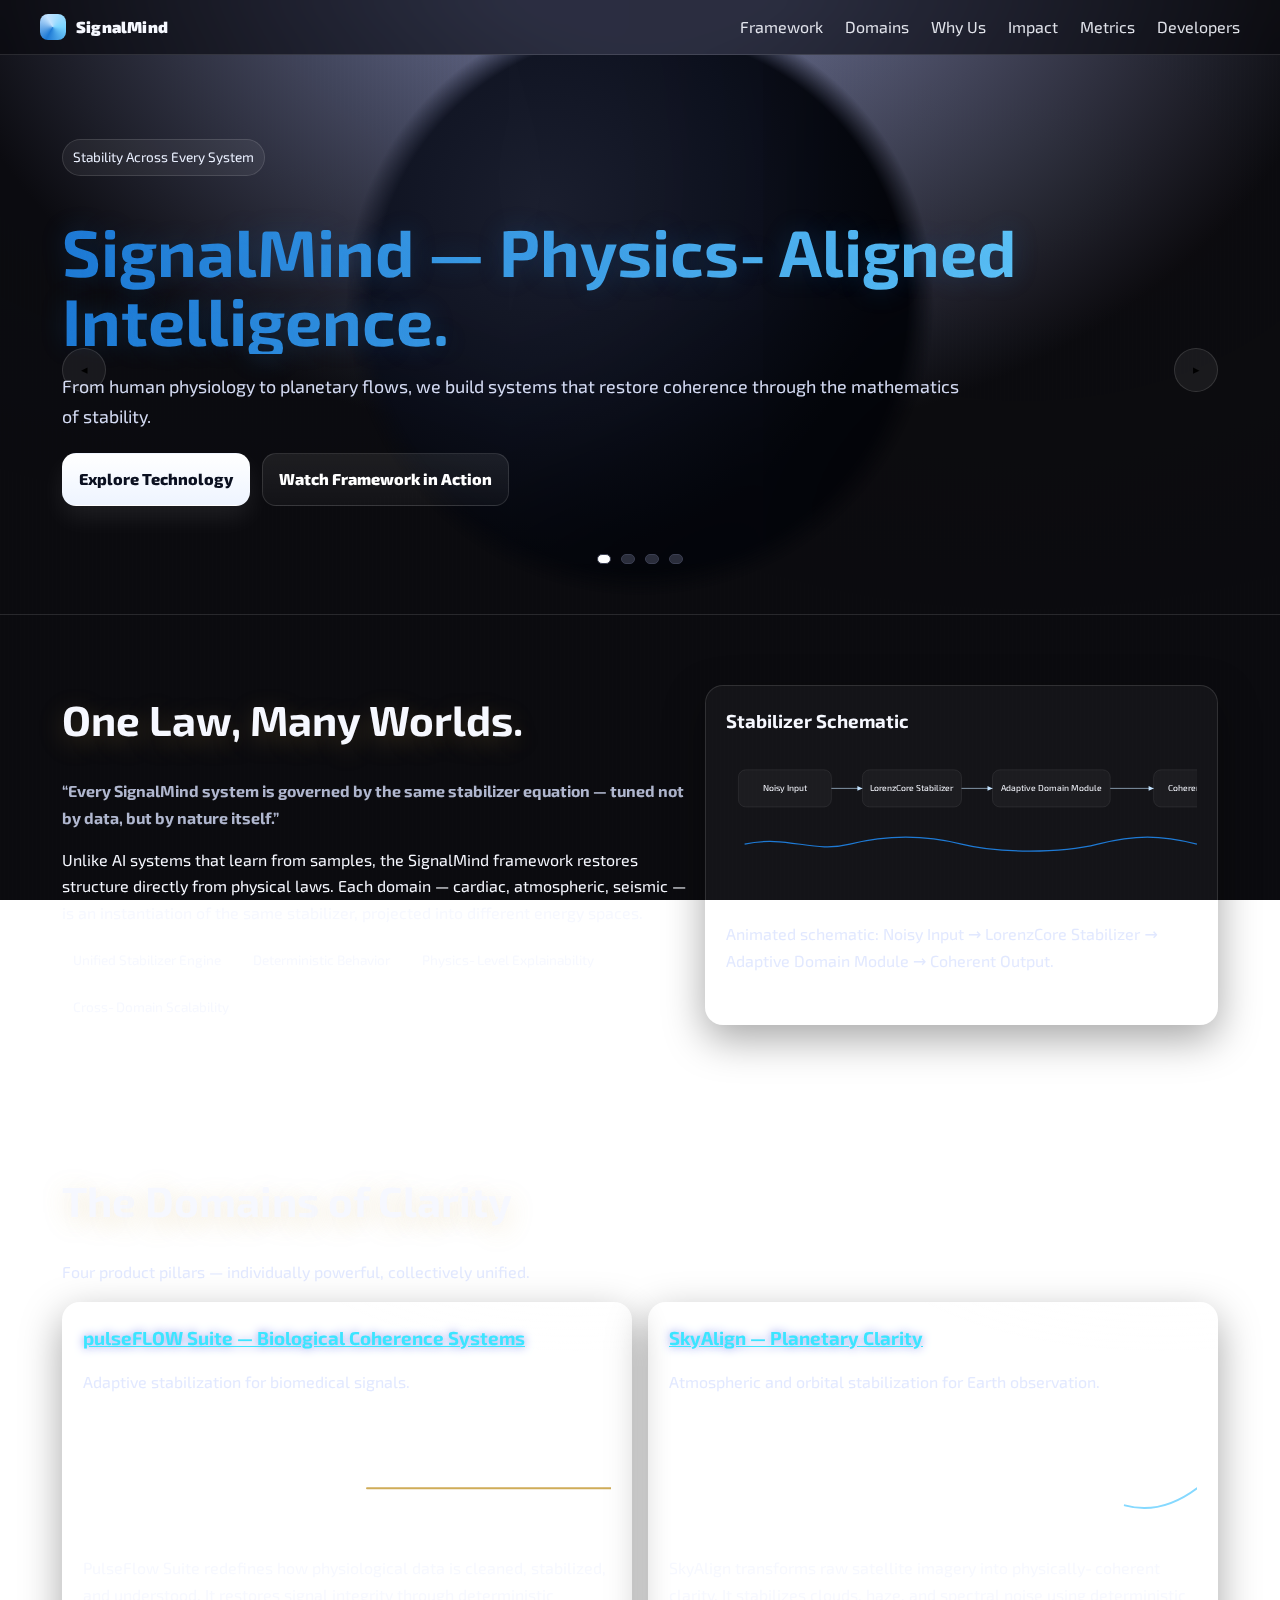
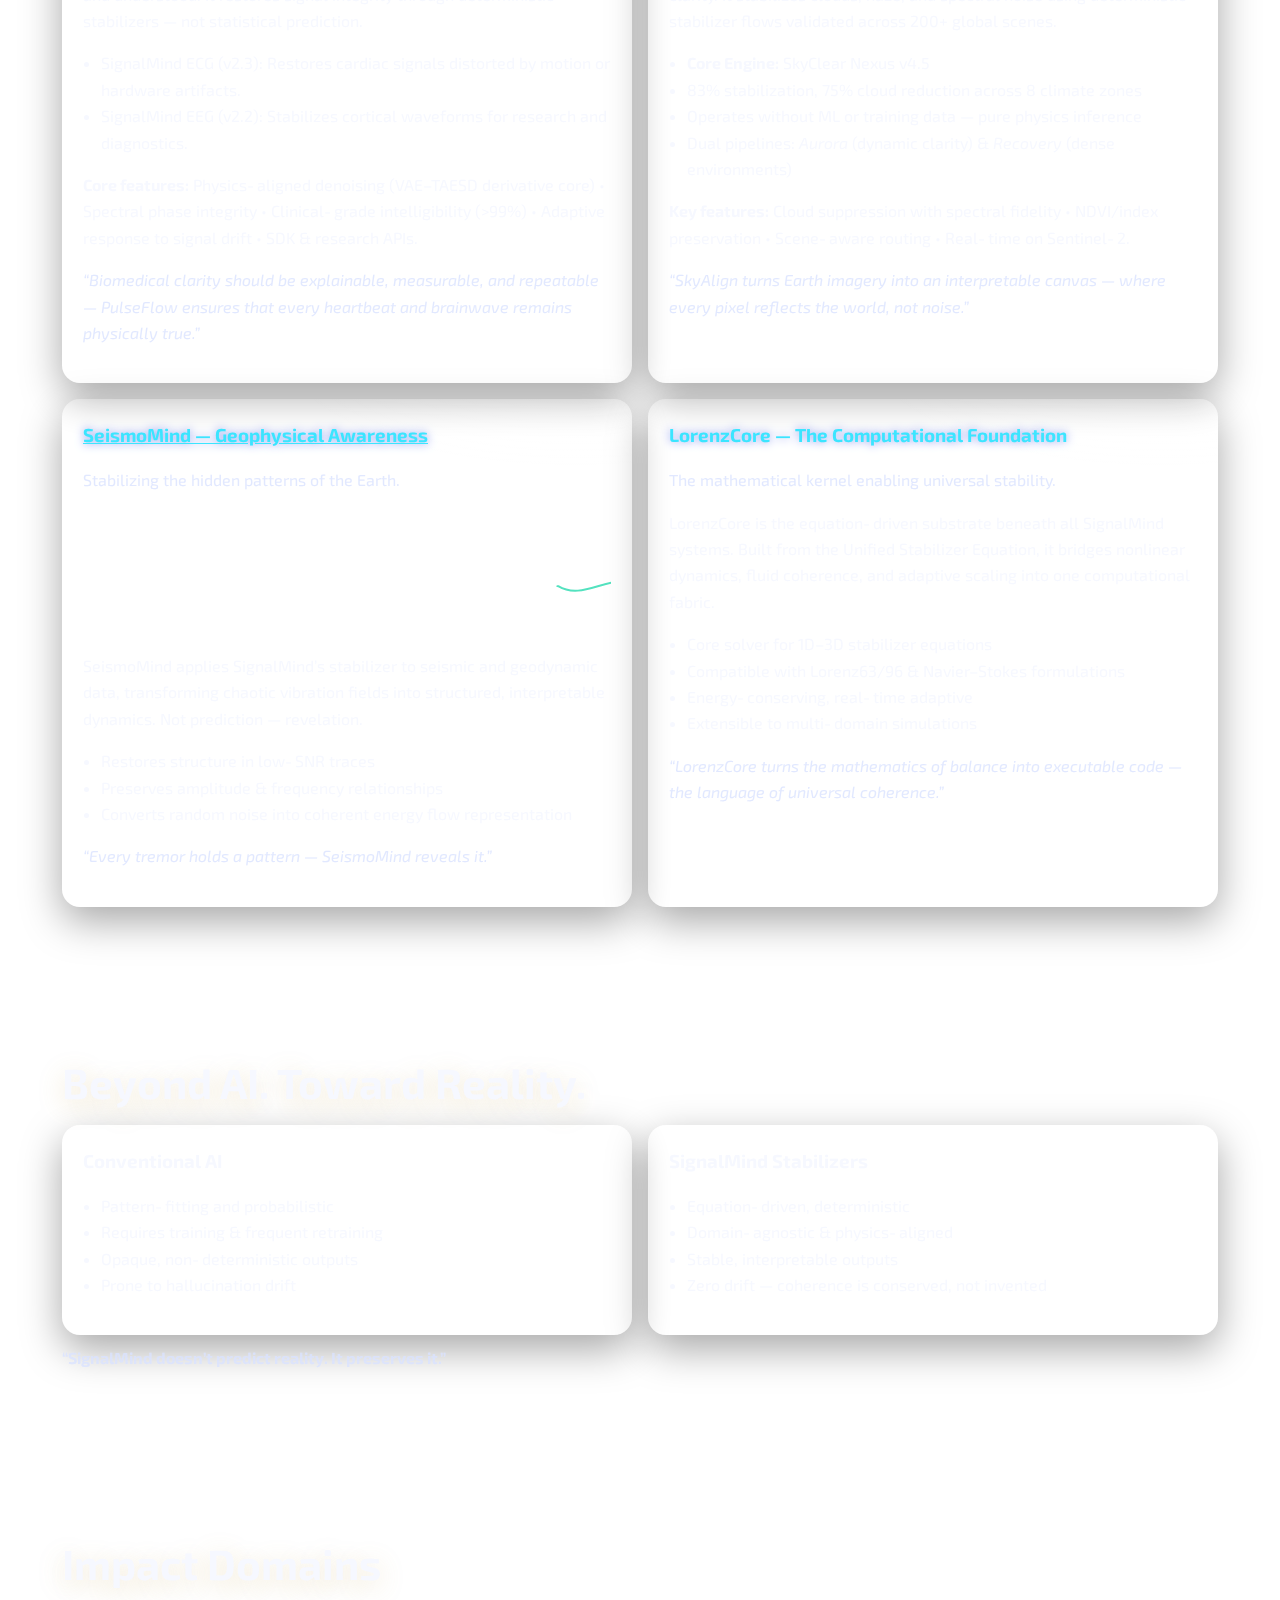
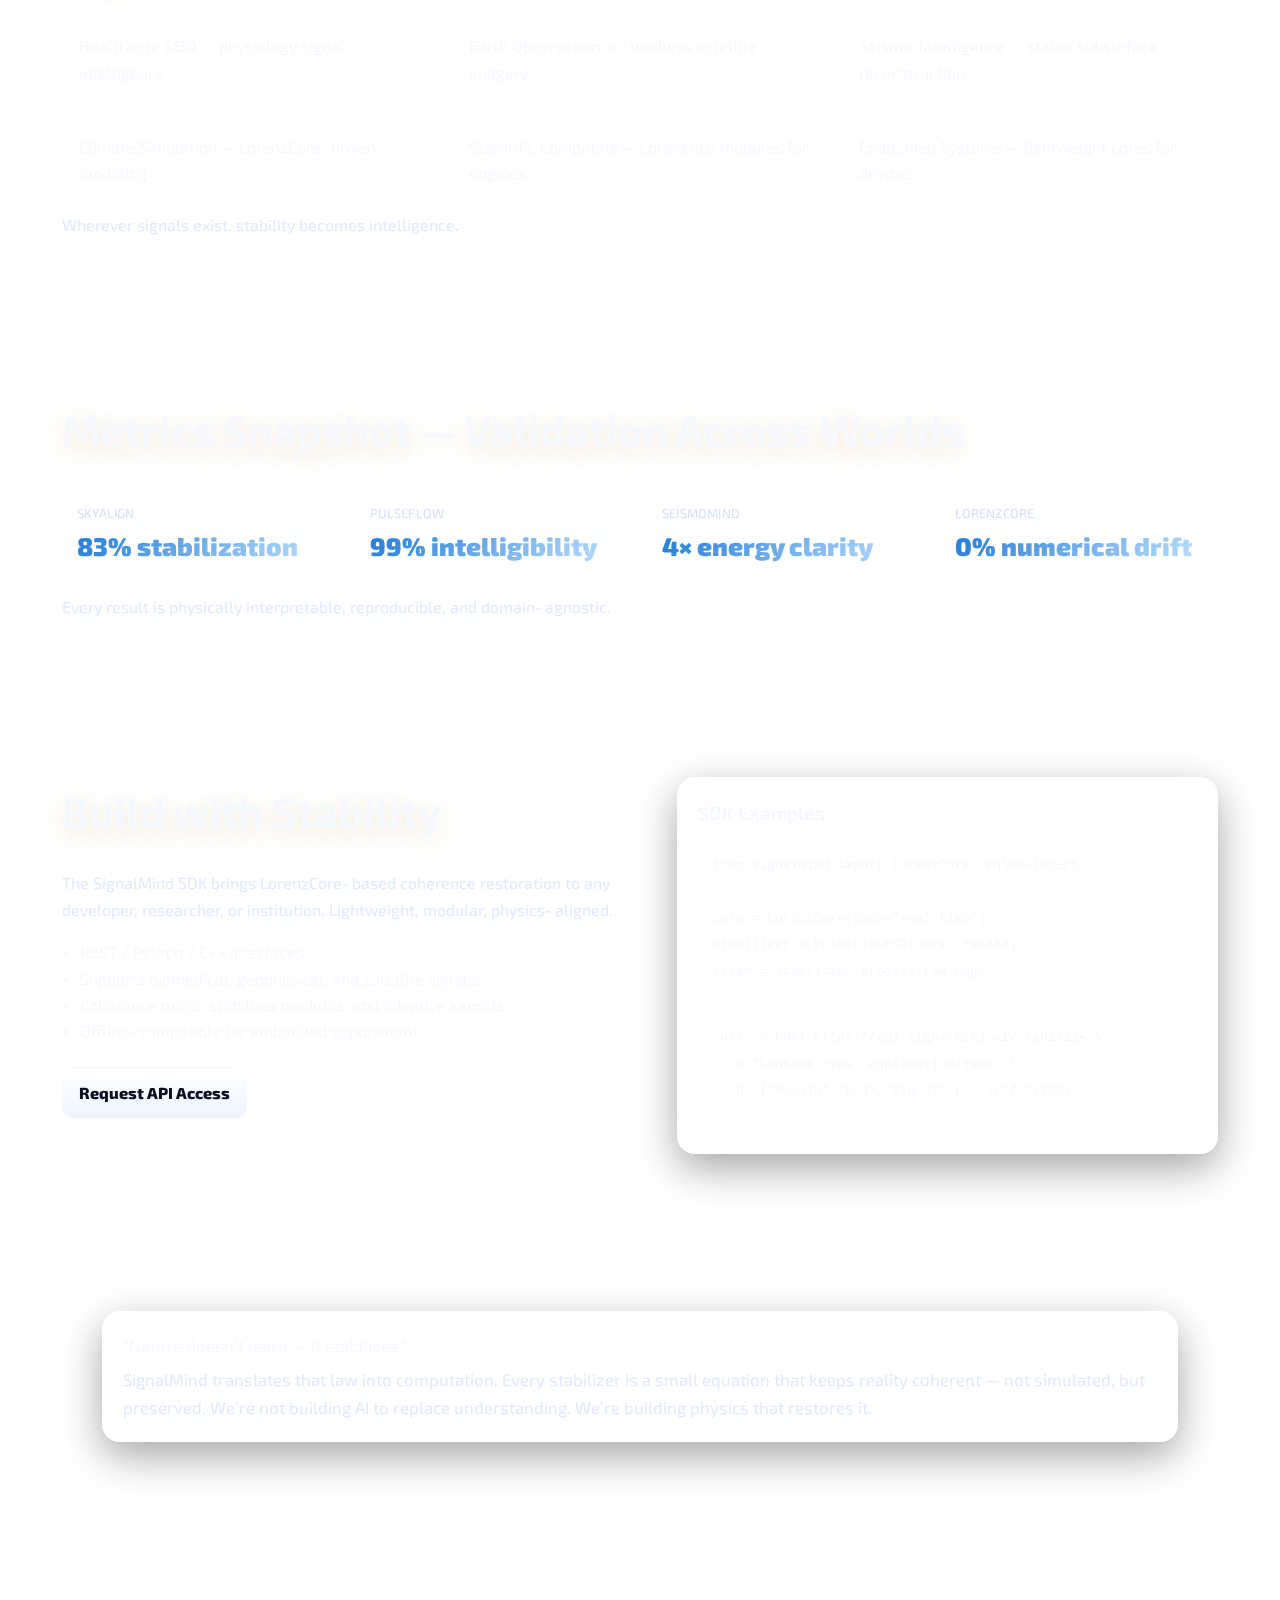
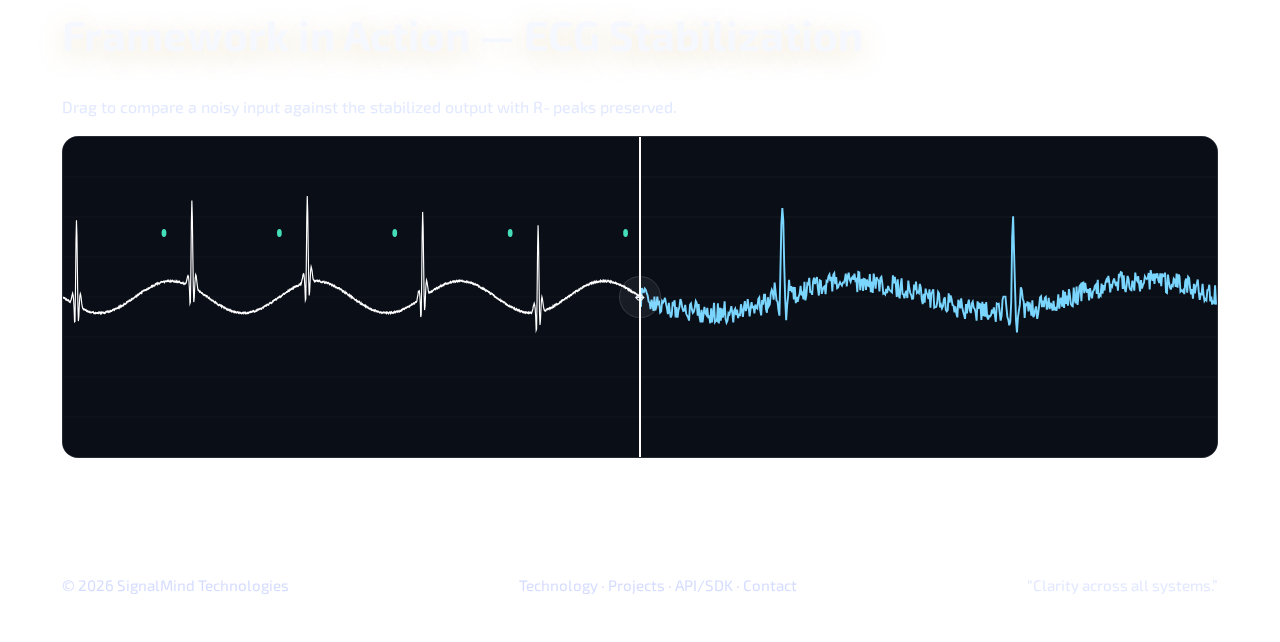
<file: index.html>
<!doctype html>
<html lang="en">

<head>
    <meta charset="utf-8" />
    <meta name="viewport" content="width=device-width, initial-scale=1" />
    <title>SignalMind — The Architecture of Stability</title>
    <meta name="description"
        content="Physics‑aligned, deterministic stabilization across domains — PulseFlow, SkyAlign, SeismoMind, powered by LorenzCore." />
    <link
        href="https://fonts.googleapis.com/css2?family=Exo+2:wght@400;600;700;800;900&family=IBM+Plex+Mono:wght@400;600;700&display=swap"
        rel="stylesheet">
    <link rel="stylesheet" href="style.css">
</head>

<body>
    <!-- NAV -->
    <header class="nav">
        <div class="container nav-inner">
            <div class="brand"><span class="logo"></span> SignalMind</div>
            <nav aria-label="Primary">
                <a href="#framework">Framework</a>
                <a href="#domains">Domains</a>
                <a href="#diff">Why Us</a>
                <a href="#impact">Impact</a>
                <a href="#metrics">Metrics</a>
                <a href="#dev">Developers</a>
            </nav>
        </div>
    </header>

    <!-- HERO: "Stability Across Every System" -->
    <main class="hero">
        <!-- Cinematic background: planet + Lorenz attractor -->
        <div class="scene" aria-hidden="true">
            <div class="planet"></div>
            <!-- <div class="attractor">
                <svg viewBox="0 0 800 800" preserveAspectRatio="xMidYMid meet">
                    <path
                        d="M400 400 C 300 300 260 280 220 320 S 210 420 280 470 380 500 420 540 520 640 580 580 560 460 480 420 420 380 400 400" />
                    <path
                        d="M400 410 C 290 290 250 260 200 315 S 200 440 280 500 380 530 420 570 540 660 600 585 560 450 470 410 420 370 400 410"
                        opacity=".6" />
                </svg>
            </div> -->
        </div>

        <div class="container">
            <div class="pill">Stability Across Every System</div>
            <div class="carousel" aria-roledescription="carousel">
                <div class="slides" id="slides">
                    <!-- PulseFlow -->
                    <section class="slide active" aria-roledescription="slide"
                        aria-label="PulseFlow Suite — Biological Stability Reimagined">
                        <h1>SignalMind — <span class="gtext">Physics‑Aligned</span> <span
                                class="hl">Intelligence</span>.</h1>
                        <p class="lead">From human physiology to planetary flows, we build systems that restore
                            coherence through the mathematics of stability.</p>
                        <div class="cta-row">
                            <a class="btn btn-primary" href="#framework">Explore Technology</a>
                            <a class="btn btn-ghost" href="#demo">Watch Framework in Action</a>
                        </div>
                    </section>
                    <!-- SkyAlign -->
                    <section class="slide" aria-roledescription="slide" aria-label="SkyAlign — Planetary Clarity">
                        <h1>SkyAlign — Planetary Clarity.</h1>
                        <p class="lead">Removing atmospheric distortion through physics‑informed stabilization. Chaos →
                            Convergence for Earth observation.</p>
                        <div class="cta-row">
                            <a class="btn btn-primary" href="#domains">View Domains</a>
                            <a class="btn btn-ghost" href="#metrics">Quick Metrics</a>
                        </div>
                    </section>
                    <!-- SeismoMind -->
                    <section class="slide" aria-roledescription="slide" aria-label="SeismoMind — Geophysical Awareness">
                        <h1>SeismoMind — Geophysical Awareness.</h1>
                        <p class="lead">Revealing order beneath seismic chaos with deterministic stabilizers that
                            preserve physical energy relationships.</p>
                        <div class="cta-row">
                            <a class="btn btn-primary" href="#domains">Explore SeismoMind</a>
                            <a class="btn btn-ghost" href="#impact">See Impact</a>
                        </div>
                    </section>
                    <!-- LorenzCore -->
                    <section class="slide" aria-roledescription="slide"
                        aria-label="LorenzCore — The Computational Foundation">
                        <h1>LorenzCore — The Computational Foundation.</h1>
                        <p class="lead">The universal stabilizer at the heart of every SignalMind system —
                            equation‑driven, energy‑conserving, and real‑time adaptive.</p>
                        <div class="cta-row">
                            <a class="btn btn-primary" href="#framework">See Framework</a>
                            <a class="btn btn-ghost" href="#dev">Developer Access</a>
                        </div>
                    </section>
                </div>
                <div class="arrows"><button class="arrow" id="prev" aria-label="Previous slide">◂</button><button
                        class="arrow" id="next" aria-label="Next slide">▸</button></div>
                <div class="dots" id="dots" role="tablist" aria-label="Slide indicators"></div>
            </div>
        </div>
    </main>

    <!-- FRAMEWORK -->
    <section id="framework" class="section">
        <div class="container grid" style="grid-template-columns:1.1fr .9fr">
            <div>
                <h2>One Law, <span class="gtext">Many Worlds</span>.</h2>
                <p class="muted"><strong>“Every SignalMind system is governed by the same stabilizer equation — tuned
                        not by data, but by nature itself.”</strong></p>
                <p>Unlike AI systems that learn from samples, the SignalMind framework restores structure directly from
                    physical laws. Each domain — cardiac, atmospheric, seismic — is an instantiation of the same
                    stabilizer, projected into different energy spaces.</p>
                <div class="flow">
                    <span class="chip">Unified Stabilizer Engine</span>
                    <span class="chip">Deterministic Behavior</span>
                    <span class="chip">Physics‑Level Explainability</span>
                    <span class="chip">Cross‑Domain Scalability</span>
                </div>
            </div>
            <div class="card" aria-hidden="true">
                <h3 style="margin:0 0 8px">Stabilizer Schematic</h3>
                <svg viewBox="0 0 760 260" style="width:100%;height:auto">
                    <!-- Noisy Input -->
                    <rect x="20" y="40" width="150" height="60" rx="12" fill="var(--card2)" stroke="var(--line)" />
                    <text x="95" y="75" text-anchor="middle" fill="var(--ink)" font-size="14">Noisy Input</text>
                    <!-- Arrow -->
                    <path d="M170 70 L220 70" stroke="var(--gold)" />
                    <polygon points="220,70 212,66 212,74" fill="var(--gold)" />
                    <!-- LorenzCore -->
                    <rect x="220" y="40" width="160" height="60" rx="12" fill="var(--card2)" stroke="var(--line)" />
                    <text x="300" y="75" text-anchor="middle" fill="var(--ink)" font-size="14">LorenzCore
                        Stabilizer</text>
                    <!-- Arrow -->
                    <path d="M380 70 L430 70" stroke="var(--gold)" />
                    <polygon points="430,70 422,66 422,74" fill="var(--gold)" />
                    <!-- Adaptive Domain Module -->
                    <rect x="430" y="40" width="190" height="60" rx="12" fill="var(--card2)" stroke="var(--line)" />
                    <text x="525" y="75" text-anchor="middle" fill="var(--ink)" font-size="14">Adaptive Domain
                        Module</text>
                    <!-- Arrow -->
                    <path d="M620 70 L690 70" stroke="var(--gold)" />
                    <polygon points="690,70 682,66 682,74" fill="var(--gold)" />
                    <!-- Coherent Output -->
                    <rect x="690" y="40" width="150" height="60" rx="12" fill="var(--card2)" stroke="var(--line)" />
                    <text x="765" y="75" text-anchor="middle" fill="var(--ink)" font-size="14">Coherent Output</text>
                    <!-- baseline wave under -->
                    <path d="M30 160 C 100 145, 140 175, 200 160 S 320 145, 380 160 540 175, 600 160 700 145, 760 160"
                        fill="none" stroke="var(--blue)" stroke-width="2" />
                </svg>
                <p class="muted" style="margin-top:8px">Animated schematic: Noisy Input → LorenzCore Stabilizer →
                    Adaptive Domain Module → Coherent Output.</p>
            </div>
        </div>
    </section>

    <!-- DOMAINS OF CLARITY (4 pillars) -->
    <section id="domains" class="section">
        <div class="container">
            <h2>The <span class="gtext">Domains</span> of Clarity</h2>
            <p class="muted">Four product pillars — individually powerful, collectively unified.</p>
            <div class="domains" style="margin-top:14px">
                <style>
                    article.product>h3 {
                        color: #3be5ff;
                        text-shadow: 0px 0px 10px rgb(125, 140, 234);
                    }
                </style>
                <!-- PulseFlow -->
                <article class="card elevate product accent-ecg">
                    <h3><a href="pulseFLOW/">pulseFLOW Suite — Biological Coherence Systems</a></h3>
                    <p class="muted">Adaptive stabilization for biomedical signals.</p>
                    <svg viewBox="0 0 600 110" class="viz" role="img" aria-label="Stylized ECG waveform">
                        <path class="trace stroke-ecg"
                            d="M0 70 C 40 70, 60 70, 80 70 L 120 70 140 30 150 70 155 50 165 90 180 70 220 70 240 20 255 70 265 55 275 95 290 70 600 70" />
                    </svg>
                    <p>PulseFlow Suite redefines how physiological data is cleaned, stabilized, and understood. It
                        restores signal integrity through deterministic stabilizers — not statistical prediction.</p>
                    <ul class="list">
                        <li>SignalMind ECG (v2.3): Restores cardiac signals distorted by motion or hardware artifacts.
                        </li>
                        <li>SignalMind EEG (v2.2): Stabilizes cortical waveforms for research and diagnostics.</li>
                    </ul>
                    <p><strong>Core features:</strong> Physics‑aligned denoising (VAE–TAESD derivative core) • Spectral
                        phase integrity • Clinical‑grade intelligibility (>99%) • Adaptive response to signal drift •
                        SDK & research APIs.</p>
                    <p class="muted"><em>“Biomedical clarity should be explainable, measurable, and repeatable —
                            PulseFlow ensures that every heartbeat and brainwave remains physically true.”</em></p>
                </article>
                <!-- SkyAlign -->
                <article class="card elevate product accent-sky">
                    <h3><a href="SkyAlign/">SkyAlign — Planetary Clarity</a></h3>
                    <p class="muted">Atmospheric and orbital stabilization for Earth observation.</p>
                    <svg viewBox="0 0 600 110" class="viz" role="img" aria-label="Stylized atmospheric waveform">
                        <path class="trace stroke-sky"
                            d="M0 70 C 40 40, 80 100, 120 70 S 200 40, 240 70 320 100, 360 70 440 40, 480 70 560 100, 600 70" />
                    </svg>
                    <p>SkyAlign transforms raw satellite imagery into physically‑coherent clarity. It stabilizes clouds,
                        haze, and spectral noise using deterministic stabilizer flows validated across 200+ global
                        scenes.</p>
                    <ul class="list">
                        <li><strong>Core Engine:</strong> SkyClear Nexus v4.5</li>
                        <li>83% stabilization, 75% cloud reduction across 8 climate zones</li>
                        <li>Operates without ML or training data — pure physics inference</li>
                        <li>Dual pipelines: <em>Aurora</em> (dynamic clarity) & <em>Recovery</em> (dense environments)
                        </li>
                    </ul>
                    <p><strong>Key features:</strong> Cloud suppression with spectral fidelity • NDVI/index preservation
                        • Scene‑aware routing • Real‑time on Sentinel‑2.</p>
                    <p class="muted"><em>“SkyAlign turns Earth imagery into an interpretable canvas — where every pixel
                            reflects the world, not noise.”</em></p>
                </article>
                <!-- SeismoMind -->
                <article class="card elevate product accent-seis">
                    <h3><a href="SeismoMind/">SeismoMind — Geophysical Awareness</a></h3>
                    <p class="muted">Stabilizing the hidden patterns of the Earth.</p>
                    <svg viewBox="0 0 600 110" class="viz" role="img" aria-label="Stylized seismic waveform">
                        <path class="trace stroke-seis"
                            d="M0 70 C 30 72, 60 68, 90 70 120 80, 150 58, 180 70 210 110, 240 30, 270 70 300 76, 330 64, 360 70 390 95, 420 45, 450 70 480 72, 510 68, 540 70 570 88, 600 52, 630 70" />
                    </svg>
                    <p>SeismoMind applies SignalMind’s stabilizer to seismic and geodynamic data, transforming chaotic
                        vibration fields into structured, interpretable dynamics. Not prediction — revelation.</p>
                    <ul class="list">
                        <li>Restores structure in low‑SNR traces</li>
                        <li>Preserves amplitude & frequency relationships</li>
                        <li>Converts random noise into coherent energy flow representation</li>
                    </ul>
                    <p class="muted"><em>“Every tremor holds a pattern — SeismoMind reveals it.”</em></p>
                </article>
                <!-- LorenzCore -->
                <article class="card elevate product accent-core">
                    <h3>LorenzCore — The Computational Foundation</h3>
                    <p class="muted">The mathematical kernel enabling universal stability.</p>
                    <p>LorenzCore is the equation‑driven substrate beneath all SignalMind systems. Built from the
                        Unified Stabilizer Equation, it bridges nonlinear dynamics, fluid coherence, and adaptive
                        scaling into one computational fabric.</p>
                    <ul class="list">
                        <li>Core solver for 1D–3D stabilizer equations</li>
                        <li>Compatible with Lorenz63/96 & Navier–Stokes formulations</li>
                        <li>Energy‑conserving, real‑time adaptive</li>
                        <li>Extensible to multi‑domain simulations</li>
                    </ul>
                    <p class="muted"><em>“LorenzCore turns the mathematics of balance into executable code — the
                            language of universal coherence.”</em></p>
                </article>
            </div>
        </div>
    </section>

    <!-- DIFFERENTIATION -->
    <section id="diff" class="section">
        <div class="container">
            <h2>Beyond AI. Toward Reality.</h2>
            <div class="diff">
                <div class="card">
                    <h3>Conventional AI</h3>
                    <ul class="list">
                        <li>Pattern‑fitting and probabilistic</li>
                        <li>Requires training & frequent retraining</li>
                        <li>Opaque, non‑deterministic outputs</li>
                        <li>Prone to hallucination drift</li>
                    </ul>
                </div>
                <div class="card">
                    <h3>SignalMind Stabilizers</h3>
                    <ul class="list">
                        <li>Equation‑driven, deterministic</li>
                        <li>Domain‑agnostic & physics‑aligned</li>
                        <li>Stable, interpretable outputs</li>
                        <li>Zero drift — coherence is conserved, not invented</li>
                    </ul>
                </div>
            </div>
            <p class="muted" style="margin-top:10px"><strong>“SignalMind doesn’t predict reality. It preserves
                    it.”</strong></p>
        </div>
    </section>

    <!-- IMPACT DOMAINS -->
    <section id="impact" class="section">
        <div class="container">
            <h2>Impact Domains</h2>
            <div class="impact" style="margin-top:10px">
                <div class="tile">Healthcare R&D — physiology signal intelligence</div>
                <div class="tile">Earth Observation — cloudless satellite imagery</div>
                <div class="tile">Seismic Intelligence — stable subsurface reconstruction</div>
                <div class="tile">Climate Simulation — LorenzCore‑driven modeling</div>
                <div class="tile">Scientific Computing — coherence modules for engines</div>
                <div class="tile">Embedded Systems — lightweight cores for devices</div>
            </div>
            <p class="muted" style="margin-top:8px">Wherever signals exist, stability becomes intelligence.</p>
        </div>
    </section>

    <!-- METRICS SNAPSHOT -->
    <section id="metrics" class="section" style="background:rgba(255,255,255,.02)">
        <div class="container">
            <h2>Metrics Snapshot — Validation Across Worlds</h2>
            <div class="metrics" style="margin-top:14px">
                <div class="metric">
                    <div class="label">SkyAlign</div>
                    <div class="value"><span class="gtext">83%</span> stabilization</div>
                </div>
                <div class="metric">
                    <div class="label">PulseFlow</div>
                    <div class="value"><span class="gtext">99%</span> intelligibility</div>
                </div>
                <div class="metric">
                    <div class="label">SeismoMind</div>
                    <div class="value">4× energy clarity</div>
                </div>
                <div class="metric">
                    <div class="label">LorenzCore</div>
                    <div class="value">0% numerical drift</div>
                </div>
            </div>
            <p class="muted" style="margin-top:10px">Every result is physically interpretable, reproducible, and
                domain‑agnostic.</p>
        </div>
    </section>

    <!-- DEVELOPER ACCESS -->
    <section id="dev" class="section">
        <div class="container grid" style="grid-template-columns:1.05fr .95fr">
            <div>
                <h2>Build with Stability</h2>
                <p class="muted">The SignalMind SDK brings LorenzCore‑based coherence restoration to any developer,
                    researcher, or institution. Lightweight, modular, physics‑aligned.</p>
                <ul class="list">
                    <li>REST / Python / C++ interfaces</li>
                    <li>Supports biomedical, geophysical, and satellite signals</li>
                    <li>Coherence maps, stabilizer modules, and adaptive kernels</li>
                    <li>Offline‑compatible for embedded deployment</li>
                </ul>
                <div class="cta-row"><a class="btn btn-primary" href="ud.html">Request API Access</a><a class="btn btn-ghost"
                        href="ud.html">Join Developer Beta</a></div>
            </div>
            <div class="card">
                <h3 style="margin:0 0 6px">SDK Examples</h3>
                <pre class="mono"
                    style="margin:0;background:rgba(255,255,255,.04);border:1px solid var(--line);border-radius:12px;padding:14px;overflow:auto"><code>from signalmind import LorenzCore, PulseFlowECG

core = LorenzCore(mode="real_time")
stabilizer = PulseFlowECG(core, fs=360)
clean = stabilizer.process(raw_ecg)</code></pre>
                <pre class="mono"
                    style="margin-top:10px;background:rgba(255,255,255,.04);border:1px solid var(--line);border-radius:12px;padding:14px;overflow:auto"><code>curl -X POST https://api.signalmind.ai/stabilize \
  -H "Content-Type: application/json" \
  -d '{"domain":"ecg","signal":[...],"fs":360}'</code></pre>
            </div>
        </div>
    </section>

    <!-- FOUNDERS' INSIGHT -->
    <section class="section">
        <div class="container">
            <blockquote class="card" style="font-size:1.05rem">
                “Nature doesn’t learn — it stabilizes.”
                <div class="muted" style="margin-top:6px">SignalMind translates that law into computation. Every
                    stabilizer is a small equation that keeps reality coherent — not simulated, but preserved. We’re not
                    building AI to replace understanding. We’re building physics that restores it.</div>
            </blockquote>
        </div>
    </section>

    <!-- DEMO: BEFORE/AFTER (optional anchor from hero) -->
    <section id="demo" class="section">
        <div class="container">
            <h2>Framework in Action — ECG Stabilization</h2>
            <p class="muted">Drag to compare a noisy input against the stabilized output with R‑peaks preserved.</p>
            <div class="split-wrap" style="margin-top:12px">
                <div class="split" id="split">
                    <svg viewBox="0 0 1200 400" preserveAspectRatio="none" aria-hidden="true">
                        <rect width="1200" height="400" fill="#0a0e17" />
                        <g stroke="rgba(255,255,255,0.06)" stroke-width="1">
                            <path
                                d="M0 50 H1200M0 100 H1200M0 150 H1200M0 200 H1200M0 250 H1200M0 300 H1200M0 350 H1200" />
                        </g>
                        <polyline id="noisy" fill="none" stroke="#7ad5ff" stroke-width="2" points="" />
                    </svg>
                    <div class="after" id="after" style="width:50%">
                        <svg viewBox="0 0 1200 400" preserveAspectRatio="none">
                            <rect width="1200" height="400" fill="#0a0e17" />
                            <g stroke="rgba(255,255,255,0.06)" stroke-width="1">
                                <path
                                    d="M0 50 H1200M0 100 H1200M0 150 H1200M0 200 H1200M0 250 H1200M0 300 H1200M0 350 H1200" />
                            </g>
                            <polyline id="clean" fill="none" stroke="#ffffff" stroke-width="2.4" points="" />
                            <g id="rpeaks"></g>
                        </svg>
                    </div>
                    <div class="divider" id="divider"></div>
                    <div class="grip mono">↔</div>
                </div>
            </div>
        </div>
    </section>

    <!-- FOOTER -->
    <footer>
        <div class="container"
            style="display:flex;align-items:center;justify-content:space-between;gap:12px;flex-wrap:wrap">
            <div>© <span id="year"></span> SignalMind Technologies</div>
            <nav aria-label="Footer"><a href="#framework">Technology</a> · <a href="#domains">Projects</a> · <a
                    href="#dev">API/SDK</a> · <a href="#">Contact</a></nav>
            <div class="muted">“Clarity across all systems.”</div>
        </div>
    </footer>

    <script>
        // Year
        (function () { var y = document.getElementById('year'); if (y) y.textContent = new Date().getFullYear(); }());

        // HERO CAROUSEL (6–8s slides)
        const slides = Array.from(document.querySelectorAll('.slide'));
        const dotsWrap = document.getElementById('dots');
        const prevBtn = document.getElementById('prev');
        const nextBtn = document.getElementById('next');
        let idx = 0, timer;
        function renderDots() { dotsWrap.innerHTML = ''; slides.forEach((_, i) => { const b = document.createElement('button'); b.className = 'dot' + (i === idx ? ' active' : ''); b.setAttribute('role', 'tab'); b.title = slides[i].getAttribute('aria-label'); b.addEventListener('click', () => go(i)); dotsWrap.appendChild(b); }); }
        function show() { slides.forEach((s, i) => s.classList.toggle('active', i === idx)); Array.from(dotsWrap.children).forEach((d, i) => d.classList.toggle('active', i === idx)); }
        function go(i) { idx = (i + slides.length) % slides.length; show(); resetTimer(); }
        function resetTimer() { clearInterval(timer); timer = setInterval(() => go(idx + 1), 7000); }
        if (prevBtn && nextBtn) { prevBtn.addEventListener('click', () => go(idx - 1)); nextBtn.addEventListener('click', () => go(idx + 1)); }
        renderDots(); show(); resetTimer();

        // Synthetic ECG polylines for demo
        function genECGPoints(width = 1200, height = 400, noise = 0) {
            const pts = []; const spb = 240; // px per beat
            for (let x = 0; x < width; x++) {
                const local = (x % spb);
                const qrs = 12 * Math.exp(-0.5 * ((local - 20) / 2) ** 2) - 40 * Math.exp(-0.5 * ((local - 25) / 1.2) ** 2) + 110 * Math.exp(-0.5 * ((local - 28) / 1.6) ** 2) - 25 * Math.exp(-0.5 * ((local - 32) / 1.4) ** 2) + 18 * Math.exp(-0.5 * ((local - 36) / 2.2) ** 2);
                const base = 200 + 20 * Math.sin((x / width) * 8 * Math.PI);
                const y = base - qrs + (noise ? (Math.random() - 0.5) * noise : 0);
                const yy = Math.max(20, Math.min(height - 20, y));
                pts.push(`${x},${yy}`);
            }
            return pts.join(' ');
        }
        document.getElementById('noisy').setAttribute('points', genECGPoints(1200, 400, 28));
        document.getElementById('clean').setAttribute('points', genECGPoints(1200, 400, 2));
        const rpeaksG = document.getElementById('rpeaks');
        for (let i = 210; i < 1200; i += 240) { const c = document.createElementNS('http://www.w3.org/2000/svg', 'circle'); c.setAttribute('cx', i); c.setAttribute('cy', 120); c.setAttribute('r', 5); c.setAttribute('fill', '#44dfb9'); rpeaksG.appendChild(c); }

        // Split slider interaction
        const after = document.getElementById('after');
        const divider = document.getElementById('divider');
        const split = document.getElementById('split');
        let dragging = false; function setX(clientX) { const rect = split.getBoundingClientRect(); let x = Math.max(rect.left, Math.min(clientX, rect.right)); const pct = (x - rect.left) / rect.width * 100; after.style.width = pct + '%'; divider.style.left = pct + '%'; }
        divider.addEventListener('mousedown', () => dragging = true);
        window.addEventListener('mouseup', () => dragging = false);
        window.addEventListener('mousemove', e => { if (dragging) setX(e.clientX) });
        divider.addEventListener('touchstart', () => dragging = true, { passive: true });
        window.addEventListener('touchend', () => dragging = false);
        window.addEventListener('touchmove', e => { if (dragging) setX(e.touches[0].clientX) }, { passive: true });
        split.addEventListener('click', e => setX(e.clientX));
    </script>
</body>

</html>
</file>
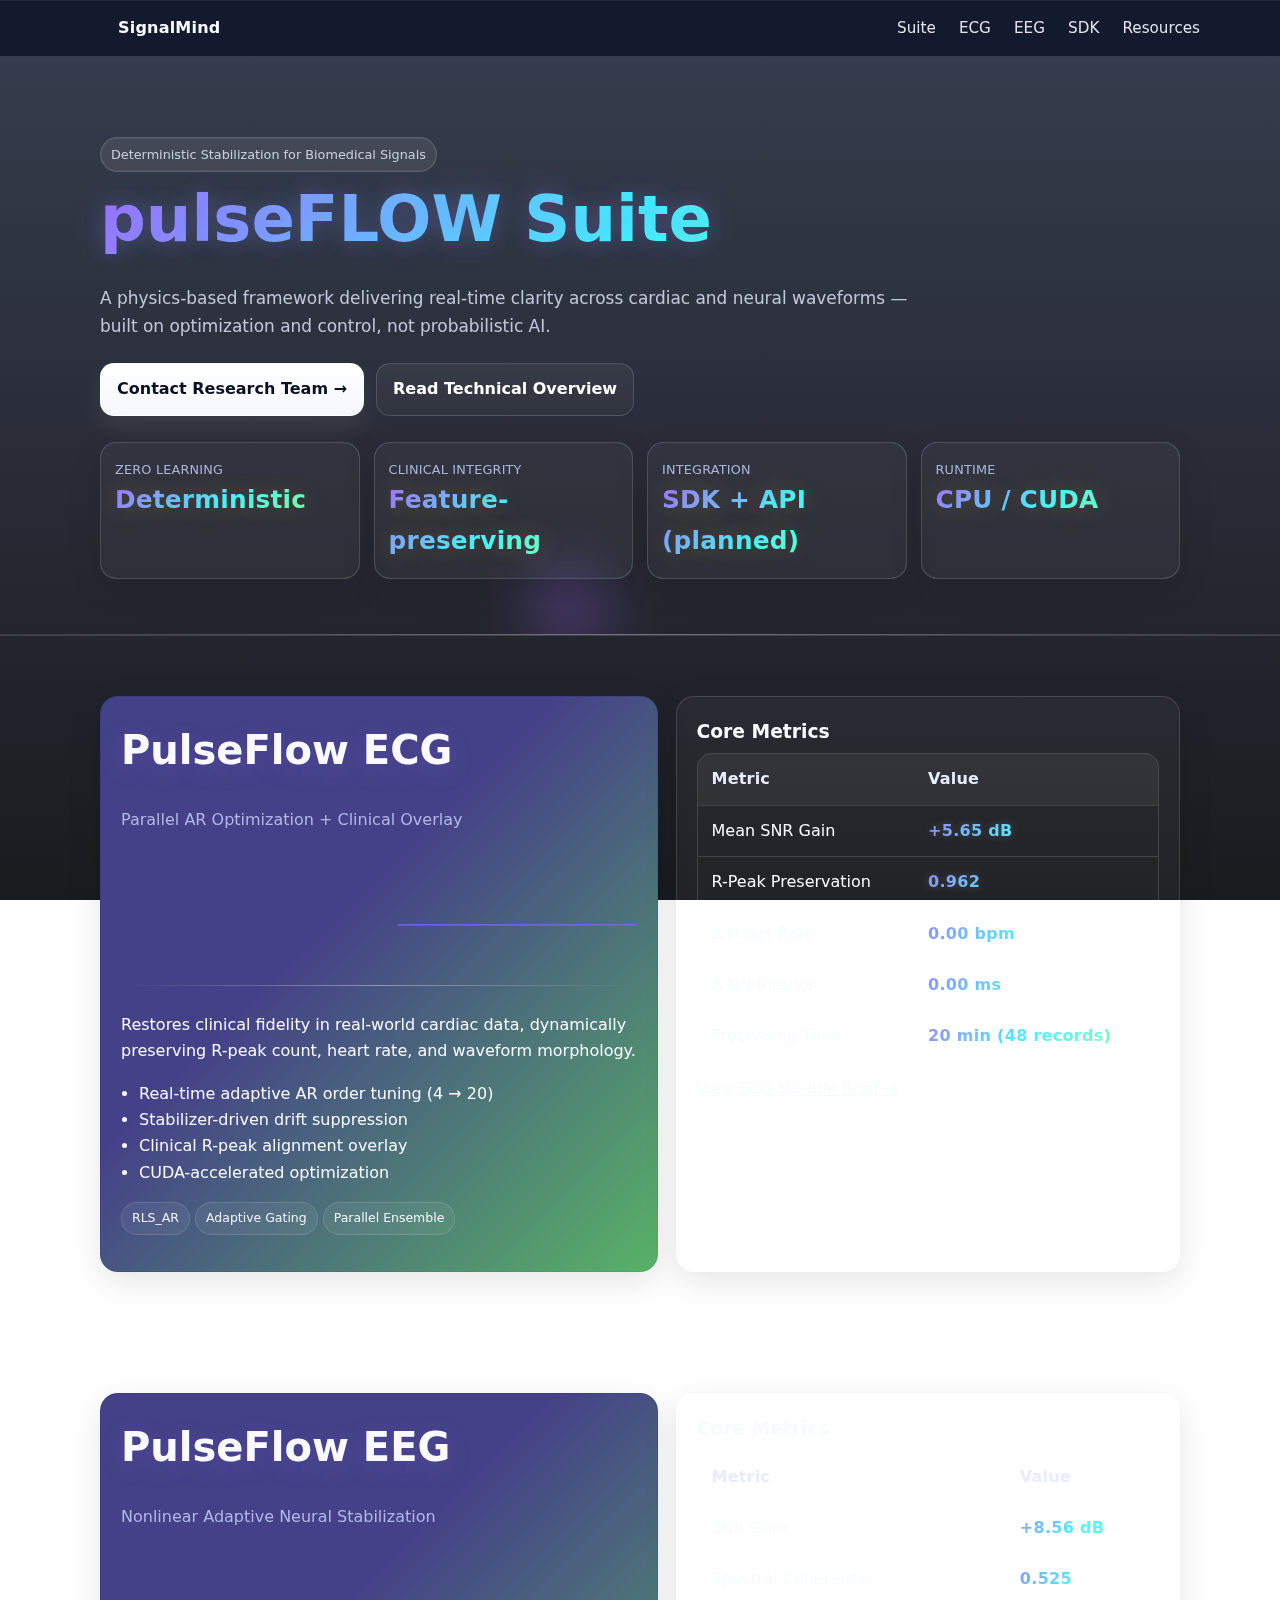
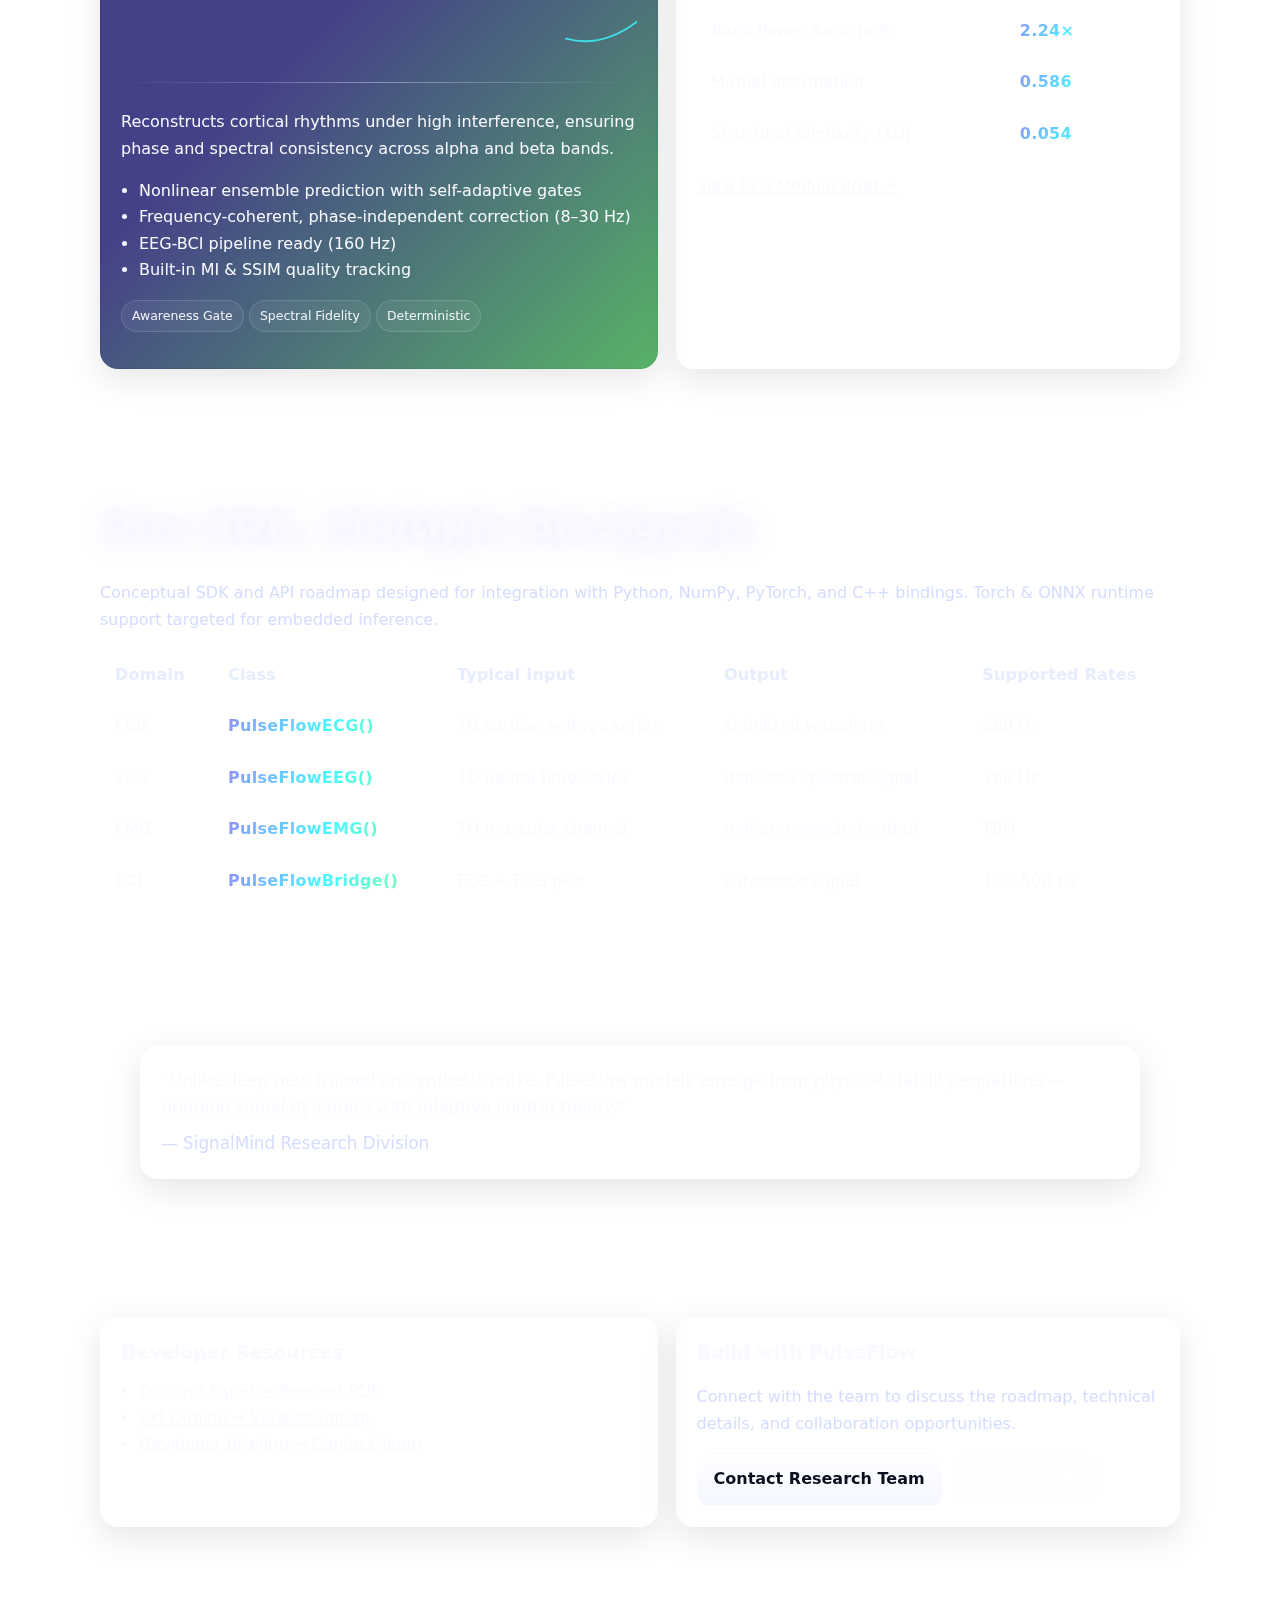
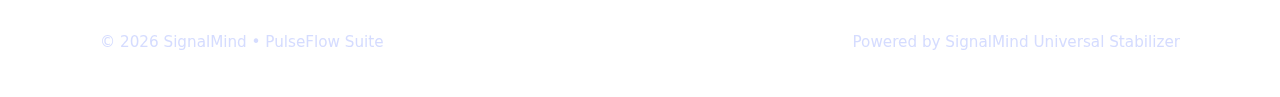
<file: pulseFLOW/index.html>
<!doctype html>
<html lang="en">

<head>
  <meta charset="utf-8" />
  <meta name="viewport" content="width=device-width, initial-scale=1" />
  <title>SignalMind • PulseFlow Suite</title>
  <meta name="description"
        content="Deterministic stabilization for biomedical signals — PulseFlow Suite by SignalMind." />
  <link rel="stylesheet" href="style.css">
</head>

<body>
  <!-- NAV -->
  <header class="nav">
    <div class="container nav-inner">
      <div class="brand"><span class="logo"></span> SignalMind</div>
      <nav aria-label="Primary">
        <a href="#suite">Suite</a>
        <a href="#ecg">ECG</a>
        <a href="#eeg">EEG</a>
        <a href="#sdk">SDK</a>
        <a href="#resources">Resources</a>
      </nav>
    </div>
  </header>

  <!-- HERO -->
  <main id="suite" class="hero">
    <div class="orbs"><span class="orb o1"></span><span class="orb o2"></span><span class="orb o3"></span></div>
    <div class="container">
      <span class="pill">Deterministic Stabilization for Biomedical Signals</span>
      <h1>pulseFLOW Suite</h1>
      <p class="lead">
        A physics-based framework delivering real-time clarity across cardiac and neural waveforms —
        built on optimization and control, not probabilistic AI.
      </p>
      <div class="cta-row">
        <a class="btn btn-primary" href="#cta">Contact Research Team →</a>
        <a class="btn btn-ghost" href="#resources">Read Technical Overview</a>
      </div>
      <div class="metrics">
        <div class="metric">
          <div class="label">Zero Learning</div>
          <div class="value">Deterministic</div><span class="spark"></span>
        </div>
        <div class="metric">
          <div class="label">Clinical Integrity</div>
          <div class="value">Feature-preserving</div><span class="spark"></span>
        </div>
        <div class="metric">
          <div class="label">Integration</div>
          <div class="value">SDK + API (planned)</div><span class="spark"></span>
        </div>
        <div class="metric">
          <div class="label">Runtime</div>
          <div class="value">CPU / CUDA</div><span class="spark"></span>
        </div>
      </div>
    </div>
    <!-- <div class="waveband" aria-hidden="true"></div> -->
  </main>

  <!-- ECG MODULE -->
  <section id="ecg" class="section">
    <div class="container grid two">
      <div class="card gradient accent-ecg">
        <h2>PulseFlow ECG</h2>
        <p class="muted">Parallel AR Optimization + Clinical Overlay</p>
        <div class="viz" aria-hidden="true">
          <svg viewBox="0 0 600 110" class="viz" role="img" aria-label="Stylized ECG waveform">
            <path class="trace stroke-ecg"
              d="M0 70 C 40 70, 60 70, 80 70 L 120 70 140 30 150 70 155 50 165 90 180 70 220 70 240 20 255 70 265 55 275 95 290 70 600 70" />
          </svg>
        </div>
        <div class="divider"></div>
        <p>
          Restores clinical fidelity in real-world cardiac data, dynamically preserving R-peak count, heart rate,
          and waveform morphology.
        </p>
        <ul class="bullets">
          <li>Real-time adaptive AR order tuning (4 → 20)</li>
          <li>Stabilizer-driven drift suppression</li>
          <li>Clinical R-peak alignment overlay</li>
          <li>CUDA-accelerated optimization</li>
        </ul>
        <p>
          <span class="badge">RLS_AR</span>
          <span class="badge">Adaptive Gating</span>
          <span class="badge">Parallel Ensemble</span>
        </p>
      </div>
      <div class="card">
        <h3>Core Metrics</h3>
        <div class="table" role="region" aria-label="ECG metrics">
          <table>
            <thead>
              <tr>
                <th>Metric</th>
                <th>Value</th>
              </tr>
            </thead>
            <tbody>
              <tr>
                <td>Mean SNR Gain</td>
                <td>+5.65 dB</td>
              </tr>
              <tr>
                <td>R-Peak Preservation</td>
                <td>0.962</td>
              </tr>
              <tr>
                <td>Δ Heart Rate</td>
                <td>0.00 bpm</td>
              </tr>
              <tr>
                <td>Δ NN Interval</td>
                <td>0.00 ms</td>
              </tr>
              <tr>
                <td>Processing Time</td>
                <td>20 min (48 records)</td>
              </tr>
            </tbody>
          </table>
        </div>
        <p style="margin-top:12px"><a href="#cta">View ECG Module Brief →</a></p>
      </div>
    </div>
  </section>

  <!-- EEG MODULE -->
  <section id="eeg" class="section">
    <div class="container grid two">
      <div class="card gradient accent-eeg">
        <h2>PulseFlow EEG</h2>
        <p class="muted">Nonlinear Adaptive Neural Stabilization</p>
        <div class="viz" aria-hidden="true">
          <svg viewBox="0 0 600 110" class="viz" role="img" aria-label="Stylized EEG waveform">
            <path class="trace stroke-eeg"
              d="M0 70 C 40 40, 80 100, 120 70 S 200 40, 240 70 320 100, 360 70 440 40, 480 70 560 100, 600 70" />
          </svg>
        </div>
        <div class="divider"></div>
        <p>
          Reconstructs cortical rhythms under high interference, ensuring phase and spectral consistency across
          alpha and beta bands.
        </p>
        <ul class="bullets">
          <li>Nonlinear ensemble prediction with self-adaptive gates</li>
          <li>Frequency-coherent, phase-independent correction (8–30 Hz)</li>
          <li>EEG-BCI pipeline ready (160 Hz)</li>
          <li>Built-in MI &amp; SSIM quality tracking</li>
        </ul>
        <p>
          <span class="badge">Awareness Gate</span>
          <span class="badge">Spectral Fidelity</span>
          <span class="badge">Deterministic</span>
        </p>
      </div>
      <div class="card">
        <h3>Core Metrics</h3>
        <div class="table" role="region" aria-label="EEG metrics">
          <table>
            <thead>
              <tr>
                <th>Metric</th>
                <th>Value</th>
              </tr>
            </thead>
            <tbody>
              <tr>
                <td>SNR Gain</td>
                <td>+8.56 dB</td>
              </tr>
              <tr>
                <td>Spectral Coherence</td>
                <td>0.525</td>
              </tr>
              <tr>
                <td>Band Power Ratio (α/β)</td>
                <td>2.24×</td>
              </tr>
              <tr>
                <td>Mutual Information</td>
                <td>0.586</td>
              </tr>
              <tr>
                <td>Structural Similarity (1D)</td>
                <td>0.054</td>
              </tr>
            </tbody>
          </table>
        </div>
        <p style="margin-top:12px"><a href="#cta">View EEG Module Brief →</a></p>
      </div>
    </div>
  </section>

  <!-- SDK SECTION -->
  <section id="sdk" class="section">
    <div class="container">
      <h2>One SDK, Multiple Biosignals</h2>
      <p class="muted">
        Conceptual SDK and API roadmap designed for integration with Python, NumPy, PyTorch, and C++ bindings.
        Torch &amp; ONNX runtime support targeted for embedded inference.
      </p>
      <div class="table" role="region" aria-label="SDK Table">
        <table>
          <thead>
            <tr>
              <th>Domain</th>
              <th>Class</th>
              <th>Typical Input</th>
              <th>Output</th>
              <th>Supported Rates</th>
            </tr>
          </thead>
          <tbody>
            <tr>
              <td>ECG</td>
              <td>PulseFlowECG()</td>
              <td>1D cardiac voltage series</td>
              <td>stabilized waveform</td>
              <td>360 Hz</td>
            </tr>
            <tr>
              <td>EEG</td>
              <td>PulseFlowEEG()</td>
              <td>1D neural time series</td>
              <td>denoised spectral signal</td>
              <td>160 Hz</td>
            </tr>
            <tr>
              <td>EMG</td>
              <td>PulseFlowEMG()</td>
              <td>1D muscular channel</td>
              <td>motion-corrected output</td>
              <td>TBD</td>
            </tr>
            <tr>
              <td>BCI</td>
              <td>PulseFlowBridge()</td>
              <td>EEG + ECG pair</td>
              <td>coherence signal</td>
              <td>100–500 Hz</td>
            </tr>
          </tbody>
        </table>
      </div>
    </div>
  </section>

  <!-- RESEARCH INSIGHT -->
  <section class="section">
    <div class="container">
      <blockquote class="card" style="font-size:1.05rem;">
        “Unlike deep nets trained on synthetic noise, PulseFlow models emerge from physical stability equations —
        bridging signal dynamics with adaptive control theory.”
        <div class="muted" style="margin-top:8px">— SignalMind Research Division</div>
      </blockquote>
    </div>
  </section>

  <!-- RESOURCES / CTA -->
  <section id="resources" class="section">
    <div class="container grid two">
      <div class="card">
        <h3>Developer Resources</h3>
        <ul class="bullets">
          <li><a href="#cta">Concept Paper → Request PDF</a></li>
          <li><a href="#cta">API Outline → View Roadmap</a></li>
          <li><a href="#cta">Developer Briefing → Contact Team</a></li>
        </ul>
      </div>
      <div id="cta" class="card">
        <h3>Build with PulseFlow</h3>
        <p class="muted">
          Connect with the team to discuss the roadmap, technical details, and collaboration opportunities.
        </p>
        <div class="cta">
          <a class="btn btn-primary" href="#">Contact Research Team</a>
          <a class="btn btn-ghost" href="#">Get Updates</a>
        </div>
      </div>
    </div>
  </section>

  <!-- FOOTER -->
  <footer class="footer">
    <div class="container"
         style="display:flex;align-items:center;justify-content:space-between;gap:12px;flex-wrap:wrap">
      <div>© <span id="year"></span> SignalMind • PulseFlow Suite</div>
      <div class="muted">Powered by SignalMind Universal Stabilizer</div>
    </div>
  </footer>

  <script>
    // Progressive enhancement; page works without JS
    (function () {
      var y = document.getElementById('year');
      if (y) y.textContent = new Date().getFullYear();
    }());
  </script>
</body>

</html>
</file>
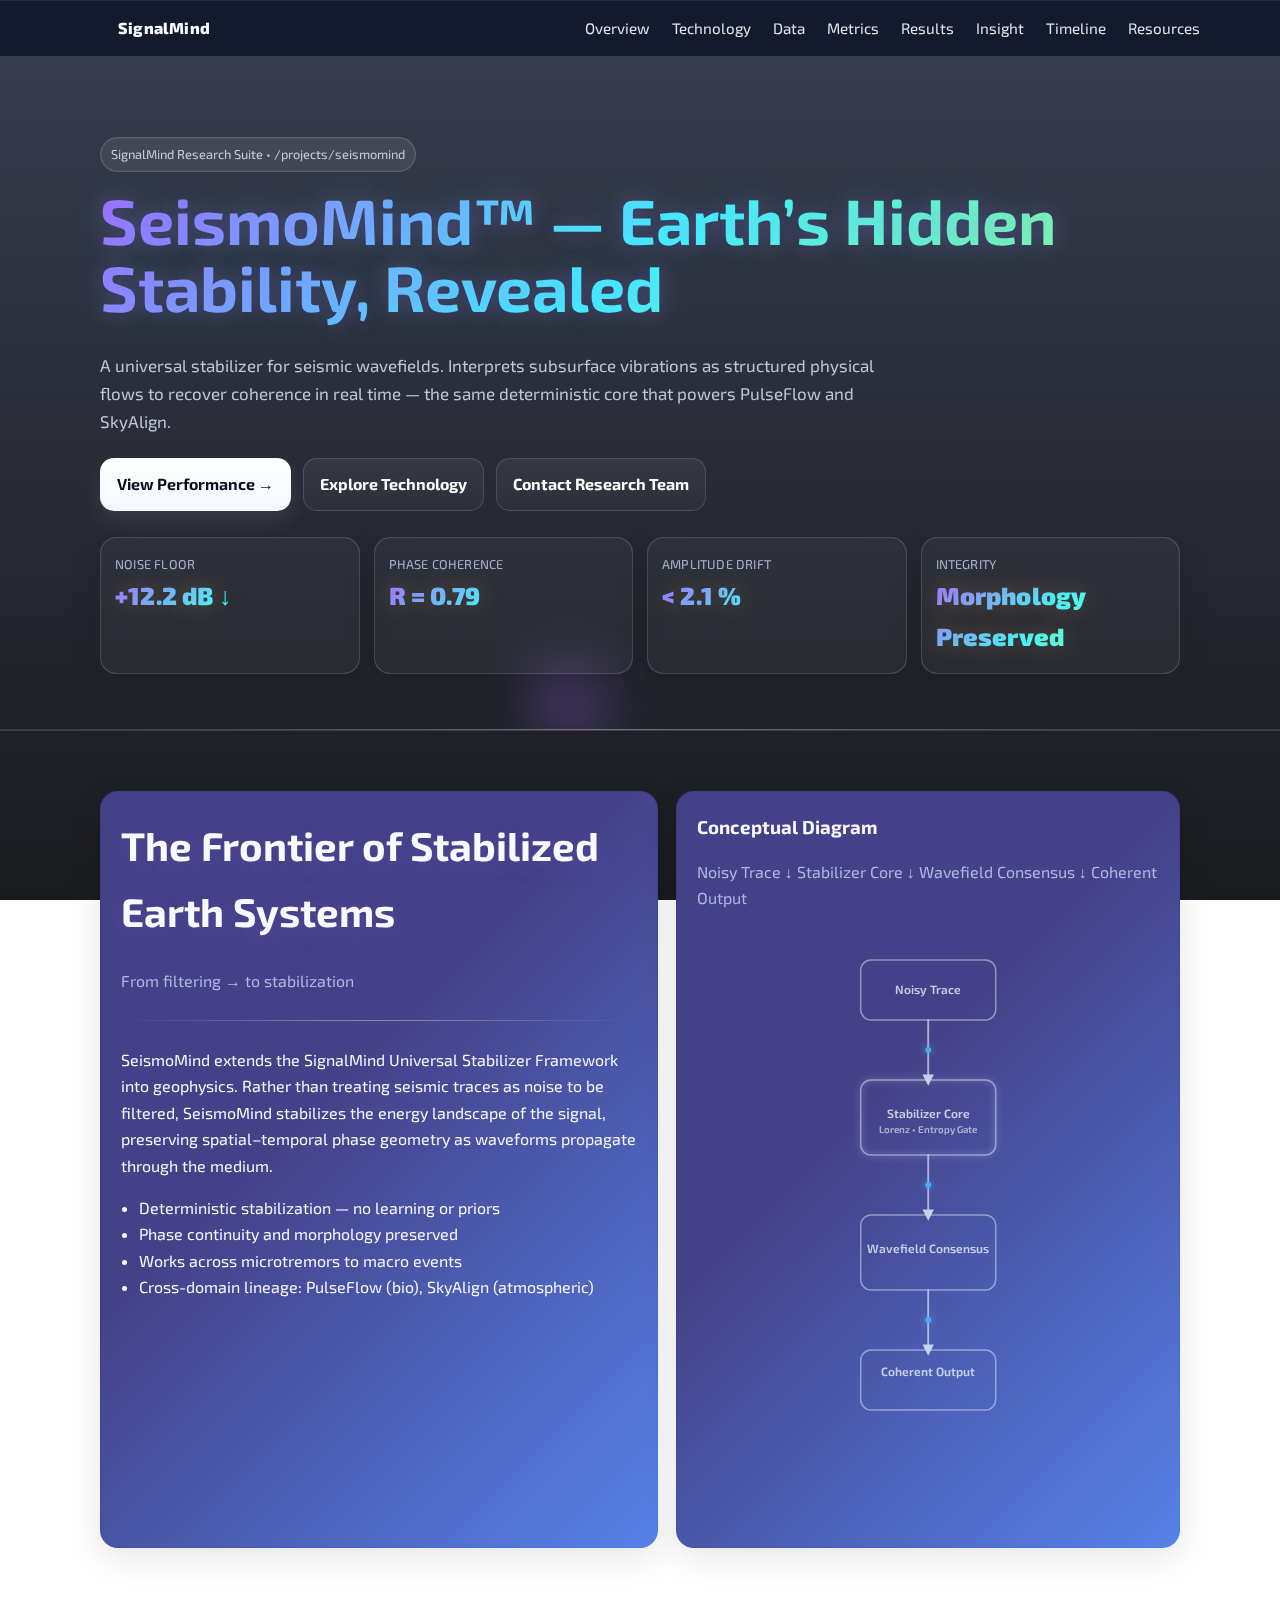
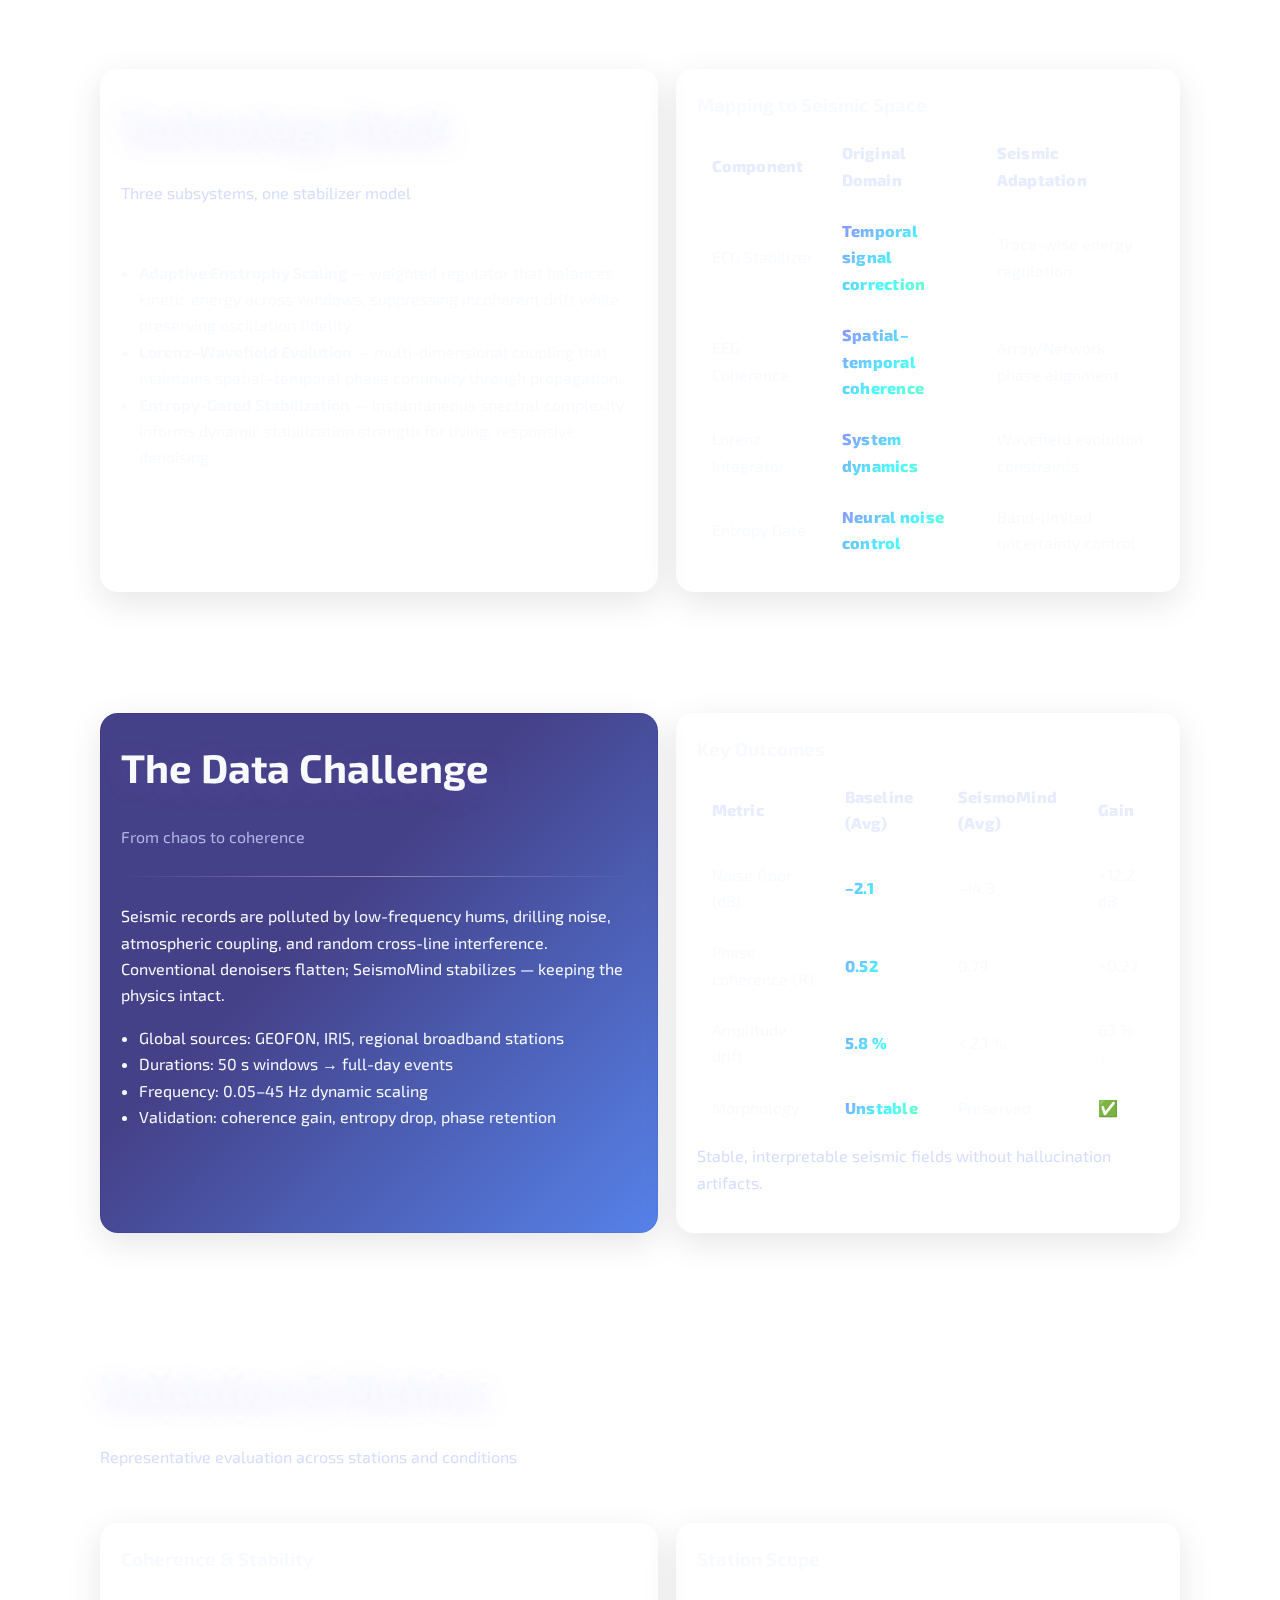
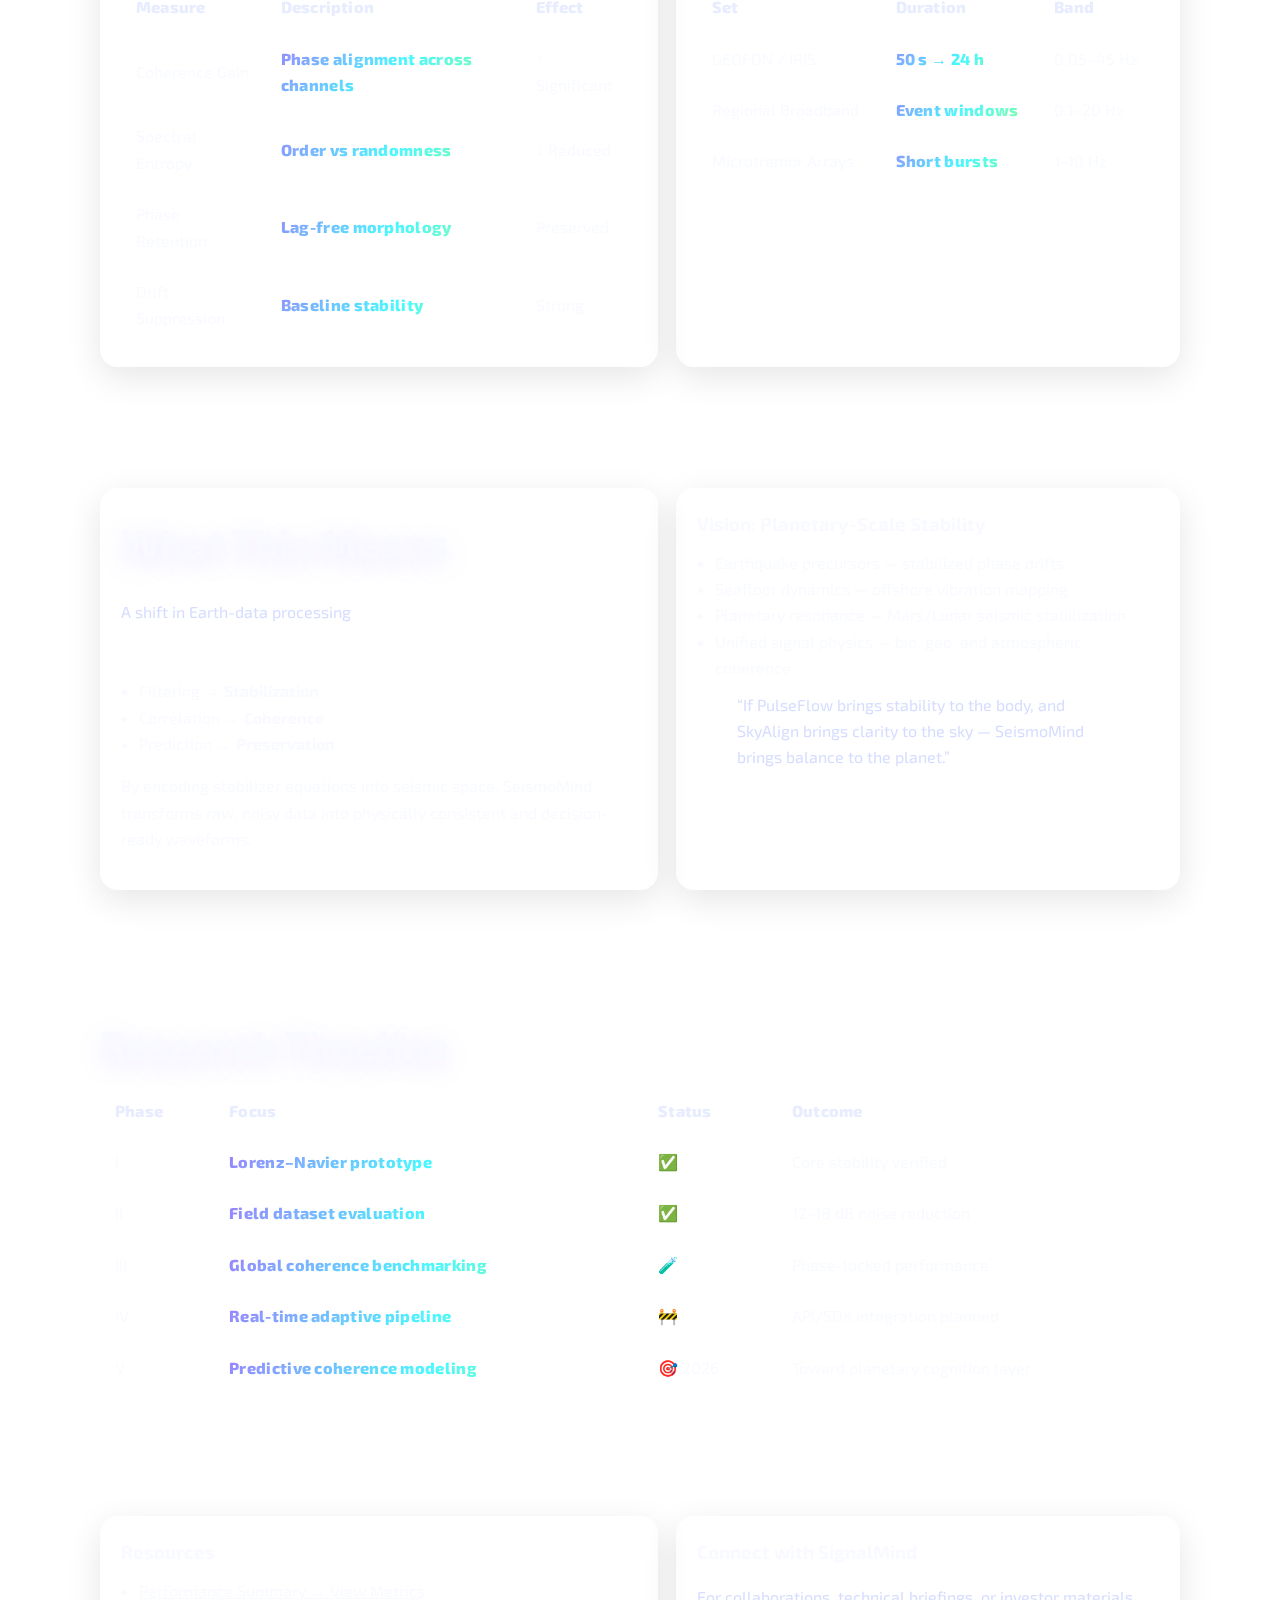
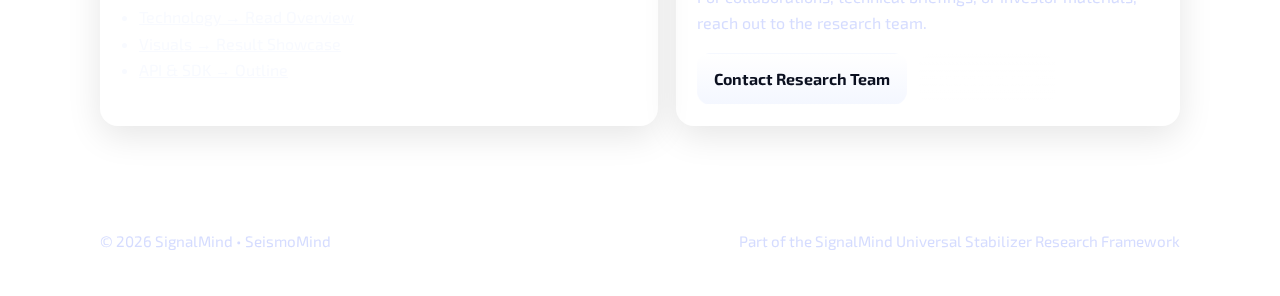
<file: SeismoMind/index.html>
<!doctype html>
<html lang="en">

<head>
  <meta charset="utf-8" />
  <meta name="viewport" content="width=device-width, initial-scale=1" />
  <title>SignalMind • SeismoMind</title>
  <meta name="description"
        content="SeismoMind — physics-based stabilization for seismic wavefields by SignalMind." />
  <link rel="stylesheet" href="style.css">
</head>

<body>
  <!-- NAV -->
  <header class="nav">
    <div class="container nav-inner">
      <div class="brand"><span class="logo"></span> SignalMind</div>
      <nav aria-label="Primary">
        <a href="#hero">Overview</a>
        <a href="#stack">Technology</a>
        <a href="#challenge">Data</a>
        <a href="#metrics">Metrics</a>
        <a href="#results">Results</a>
        <a href="#insight">Insight</a>
        <a href="#timeline">Timeline</a>
        <a href="#resources">Resources</a>
      </nav>
    </div>
  </header>

  <!-- HERO -->
  <main id="hero" class="hero">
    <div class="orbs"><span class="orb o1"></span><span class="orb o2"></span><span class="orb o3"></span></div>
    <div class="container">
      <span class="pill">SignalMind Research Suite • /projects/seismomind</span>
      <h1>SeismoMind™ — Earth’s Hidden Stability, Revealed</h1>
      <p class="lead">
        A universal stabilizer for seismic wavefields. Interprets subsurface vibrations as structured physical flows
        to recover coherence in real time — the same deterministic core that powers PulseFlow and SkyAlign.
      </p>
      <div class="cta-row">
        <a class="btn btn-primary" href="#metrics">View Performance →</a>
        <a class="btn btn-ghost" href="#stack">Explore Technology</a>
        <a class="btn btn-ghost" href="#contact">Contact Research Team</a>
      </div>

      <div class="metrics">
        <div class="metric">
          <div class="label">Noise Floor</div>
          <div class="value">+12.2 dB ↓</div><span class="spark"></span>
        </div>
        <div class="metric">
          <div class="label">Phase Coherence</div>
          <div class="value">R = 0.79</div><span class="spark"></span>
        </div>
        <div class="metric">
          <div class="label">Amplitude Drift</div>
          <div class="value">&lt; 2.1 %</div><span class="spark"></span>
        </div>
        <div class="metric">
          <div class="label">Integrity</div>
          <div class="value">Morphology Preserved</div><span class="spark"></span>
        </div>
      </div>
    </div>
  </main>

  <!-- OVERVIEW -->
  <section class="section">
    <div class="container grid two">
      <div class="card gradient">
        <h2>The Frontier of Stabilized Earth Systems</h2>
        <p class="muted">From filtering → to stabilization</p>
        <div class="divider"></div>
        <p>
          SeismoMind extends the SignalMind Universal Stabilizer Framework into geophysics. Rather than treating
          seismic traces as noise to be filtered, SeismoMind stabilizes the energy landscape of the signal, preserving
          spatial–temporal phase geometry as waveforms propagate through the medium.
        </p>
        <ul class="bullets">
          <li>Deterministic stabilization — no learning or priors</li>
          <li>Phase continuity and morphology preserved</li>
          <li>Works across microtremors to macro events</li>
          <li>Cross-domain lineage: PulseFlow (bio), SkyAlign (atmospheric)</li>
        </ul>
      </div>

      <!-- Vertical Concept Diagram -->
      <div class="card gradient">
        <h3>Conceptual Diagram</h3>
        <p class="muted">Noisy Trace ↓ Stabilizer Core ↓ Wavefield Consensus ↓ Coherent Output</p>

        <div class="viz vertical large" aria-hidden="true">
          <svg viewBox="0 0 400 800" preserveAspectRatio="xMidYMid meet"
               class="viz" role="img" aria-label="Vertical Stabilizer Flow">
            <defs>
              <linearGradient id="flow-v" x1="0" y1="0" x2="0" y2="1">
                <stop offset="0%" stop-color="var(--accent1)" stop-opacity="0.4"/>
                <stop offset="100%" stop-color="var(--accent2)" stop-opacity="0.9"/>
              </linearGradient>
              <filter id="glow">
                <feGaussianBlur stdDeviation="4" result="coloredBlur"/>
                <feMerge>
                  <feMergeNode in="coloredBlur"/>
                  <feMergeNode in="SourceGraphic"/>
                </feMerge>
              </filter>
              <marker id="arrowhead-v" markerWidth="8" markerHeight="8" refX="3" refY="3" orient="auto">
                <path d="M0,0 L6,3 L0,6 Z" fill="currentColor"/>
              </marker>
            </defs>

            <!-- background flow line -->
            <path d="M200 80 L200 720" stroke="url(#flow-v)" stroke-width="2" opacity="0.25" fill="none"/>

            <!-- boxes -->
            <rect x="110" y="40"  width="180" height="80" rx="14" class="box"/>
            <rect x="110" y="200" width="180" height="100" rx="14" class="box glow" filter="url(#glow)"/>
            <rect x="110" y="380" width="180" height="100" rx="14" class="box"/>
            <rect x="110" y="560" width="180" height="80"  rx="14" class="box"/>

            <!-- arrows -->
            <path d="M200 120 L200 200" class="arrow" marker-end="url(#arrowhead-v)"/>
            <path d="M200 300 L200 380" class="arrow" marker-end="url(#arrowhead-v)"/>
            <path d="M200 480 L200 560" class="arrow" marker-end="url(#arrowhead-v)"/>

            <!-- labels -->
            <text x="200" y="85"  text-anchor="middle" class="label">Noisy Trace</text>
            <text x="200" y="250" text-anchor="middle" class="label">Stabilizer Core</text>
            <text x="200" y="270" text-anchor="middle" class="label small">Lorenz • Entropy Gate</text>
            <text x="200" y="430" text-anchor="middle" class="label">Wavefield Consensus</text>
            <text x="200" y="595" text-anchor="middle" class="label">Coherent Output</text>

            <!-- pulse dots -->
            <circle cx="200" cy="160" r="4" class="pulse"/>
            <circle cx="200" cy="340" r="4" class="pulse delay1"/>
            <circle cx="200" cy="520" r="4" class="pulse delay2"/>
          </svg>
        </div>
      </div>
    </div>
  </section>

  <!-- TECHNOLOGY STACK -->
  <section id="stack" class="section">
    <div class="container grid two">
      <div class="card">
        <h2>Technology Stack</h2>
        <p class="muted">Three subsystems, one stabilizer model</p>
        <div class="divider"></div>
        <ul class="bullets">
          <li><strong>Adaptive Enstrophy Scaling</strong> — weighted regulator that balances kinetic energy across windows, suppressing incoherent drift while preserving oscillation fidelity.</li>
          <li><strong>Lorenz–Wavefield Evolution</strong> — multi-dimensional coupling that maintains spatial–temporal phase continuity through propagation.</li>
          <li><strong>Entropy-Gated Stabilization</strong> — instantaneous spectral complexity informs dynamic stabilization strength for living, responsive denoising.</li>
        </ul>
      </div>

      <div class="card">
        <h3>Mapping to Seismic Space</h3>
        <div class="table" role="region" aria-label="Stabilizer Adaptation">
          <table>
            <thead>
              <tr><th>Component</th><th>Original Domain</th><th>Seismic Adaptation</th></tr>
            </thead>
            <tbody>
              <tr><td>ECG Stabilizer</td><td>Temporal signal correction</td><td>Trace-wise energy regulation</td></tr>
              <tr><td>EEG Coherence</td><td>Spatial–temporal coherence</td><td>Array/Network phase alignment</td></tr>
              <tr><td>Lorenz Integrator</td><td>System dynamics</td><td>Wavefield evolution constraints</td></tr>
              <tr><td>Entropy Gate</td><td>Neural noise control</td><td>Band-limited uncertainty control</td></tr>
            </tbody>
          </table>
        </div>
      </div>
    </div>
  </section>

  <!-- DATA CHALLENGE -->
  <section id="challenge" class="section">
    <div class="container grid two">
      <div class="card gradient accent-eeg">
        <h2>The Data Challenge</h2>
        <p class="muted">From chaos to coherence</p>
        <div class="divider"></div>
        <p>
          Seismic records are polluted by low-frequency hums, drilling noise, atmospheric coupling, and random
          cross-line interference. Conventional denoisers flatten; SeismoMind stabilizes — keeping the physics intact.
        </p>
        <ul class="bullets">
          <li>Global sources: GEOFON, IRIS, regional broadband stations</li>
          <li>Durations: 50 s windows → full-day events</li>
          <li>Frequency: 0.05–45 Hz dynamic scaling</li>
          <li>Validation: coherence gain, entropy drop, phase retention</li>
        </ul>
      </div>

      <div class="card">
        <h3>Key Outcomes</h3>
        <div class="table" role="region" aria-label="Outcomes">
          <table>
            <thead>
              <tr><th>Metric</th><th>Baseline (Avg)</th><th>SeismoMind (Avg)</th><th>Gain</th></tr>
            </thead>
            <tbody>
              <tr><td>Noise floor (dB)</td><td>–2.1</td><td>–14.3</td><td>+12.2 dB</td></tr>
              <tr><td>Phase coherence (R)</td><td>0.52</td><td>0.79</td><td>+0.27</td></tr>
              <tr><td>Amplitude drift</td><td>5.8 %</td><td>&lt; 2.1 %</td><td>63 % ↓</td></tr>
              <tr><td>Morphology</td><td>Unstable</td><td>Preserved</td><td>✅</td></tr>
            </tbody>
          </table>
        </div>
        <p class="muted" style="margin-top:8px">Stable, interpretable seismic fields without hallucination artifacts.</p>
      </div>
    </div>
  </section>

  <!-- VALIDATION & METRICS -->
  <section id="metrics" class="section">
    <div class="container">
      <h2>Validation & Metrics</h2>
      <p class="muted">Representative evaluation across stations and conditions</p>
      <div class="divider"></div>

      <div class="grid two">
        <div class="card">
          <h3>Coherence & Stability</h3>
          <div class="table" role="region" aria-label="Coherence">
            <table>
              <thead>
                <tr><th>Measure</th><th>Description</th><th>Effect</th></tr>
              </thead>
              <tbody>
                <tr><td>Coherence Gain</td><td>Phase alignment across channels</td><td>↑ Significant</td></tr>
                <tr><td>Spectral Entropy</td><td>Order vs randomness</td><td>↓ Reduced</td></tr>
                <tr><td>Phase Retention</td><td>Lag-free morphology</td><td>Preserved</td></tr>
                <tr><td>Drift Suppression</td><td>Baseline stability</td><td>Strong</td></tr>
              </tbody>
            </table>
          </div>
        </div>

        <div class="card">
          <h3>Station Scope</h3>
          <div class="table" role="region" aria-label="Scope">
            <table>
              <thead>
                <tr><th>Set</th><th>Duration</th><th>Band</th></tr>
              </thead>
              <tbody>
                <tr><td>GEOFON / IRIS</td><td>50 s → 24 h</td><td>0.05–45 Hz</td></tr>
                <tr><td>Regional Broadband</td><td>Event windows</td><td>0.1–20 Hz</td></tr>
                <tr><td>Microtremor Arrays</td><td>Short bursts</td><td>1–10 Hz</td></tr>
              </tbody>
            </table>
          </div>
        </div>
      </div>

    </div>
  </section>

  <!-- INSIGHT -->
  <section id="insight" class="section">
    <div class="container grid two">
      <div class="card">
        <h2>What This Means</h2>
        <p class="muted">A shift in Earth-data processing</p>
        <div class="divider"></div>
        <ul class="bullets">
          <li>Filtering → <strong>Stabilization</strong></li>
          <li>Correlation → <strong>Coherence</strong></li>
          <li>Prediction → <strong>Preservation</strong></li>
        </ul>
        <p>
          By encoding stabilizer equations into seismic space, SeismoMind transforms raw, noisy data into
          physically consistent and decision-ready waveforms.
        </p>
      </div>

      <div class="card">
        <h3>Vision: Planetary-Scale Stability</h3>
        <ul class="bullets">
          <li>Earthquake precursors — stabilized phase drifts</li>
          <li>Seafloor dynamics — offshore vibration mapping</li>
          <li>Planetary resonance — Mars/Lunar seismic stabilization</li>
          <li>Unified signal physics — bio, geo, and atmospheric coherence</li>
        </ul>
        <blockquote class="muted" style="margin-top:8px">
          “If PulseFlow brings stability to the body, and SkyAlign brings clarity to the sky — SeismoMind brings balance to the planet.”
        </blockquote>
      </div>
    </div>
  </section>

  <!-- TIMELINE -->
  <section id="timeline" class="section">
    <div class="container">
      <h2>Research Timeline</h2>
      <div class="table" role="region" aria-label="Timeline">
        <table>
          <thead>
            <tr><th>Phase</th><th>Focus</th><th>Status</th><th>Outcome</th></tr>
          </thead>
          <tbody>
            <tr><td>I</td><td>Lorenz–Navier prototype</td><td>✅</td><td>Core stability verified</td></tr>
            <tr><td>II</td><td>Field dataset evaluation</td><td>✅</td><td>12–18 dB noise reduction</td></tr>
            <tr><td>III</td><td>Global coherence benchmarking</td><td>🧪</td><td>Phase-locked performance</td></tr>
            <tr><td>IV</td><td>Real-time adaptive pipeline</td><td>🚧</td><td>API/SDK integration planned</td></tr>
            <tr><td>V</td><td>Predictive coherence modeling</td><td>🎯 2026</td><td>Toward planetary cognition layer</td></tr>
          </tbody>
        </table>
      </div>
    </div>
  </section>

  <!-- RESOURCES / CTA -->
  <section id="resources" class="section">
    <div class="container grid two">
      <div class="card">
        <h3>Resources</h3>
        <ul class="bullets">
          <li><a href="#metrics">Performance Summary → View Metrics</a></li>
          <li><a href="#stack">Technology → Read Overview</a></li>
          <li><a href="#results">Visuals → Result Showcase</a></li>
          <li><a href="#">API & SDK → Outline</a></li>
        </ul>
      </div>
      <div id="contact" class="card">
        <h3>Connect with SignalMind</h3>
        <p class="muted">
          For collaborations, technical briefings, or investor materials, reach out to the research team.
        </p>
        <div class="cta">
          <a class="btn btn-primary" href="#">Contact Research Team</a>
          <a class="btn btn-ghost" href="#">Request Brief</a>
        </div>
      </div>
    </div>
  </section>

  <!-- FOOTER -->
  <footer class="footer">
    <div class="container"
         style="display:flex;align-items:center;justify-content:space-between;gap:12px;flex-wrap:wrap">
      <div>© <span id="year"></span> SignalMind • SeismoMind</div>
      <div class="muted">Part of the SignalMind Universal Stabilizer Research Framework</div>
    </div>
  </footer>

  <!-- Minimal enhancements -->
  <script>
    (function () {
      var y = document.getElementById('year');
      if (y) y.textContent = new Date().getFullYear();
    }());
  </script>

</body>

</html>
</file>
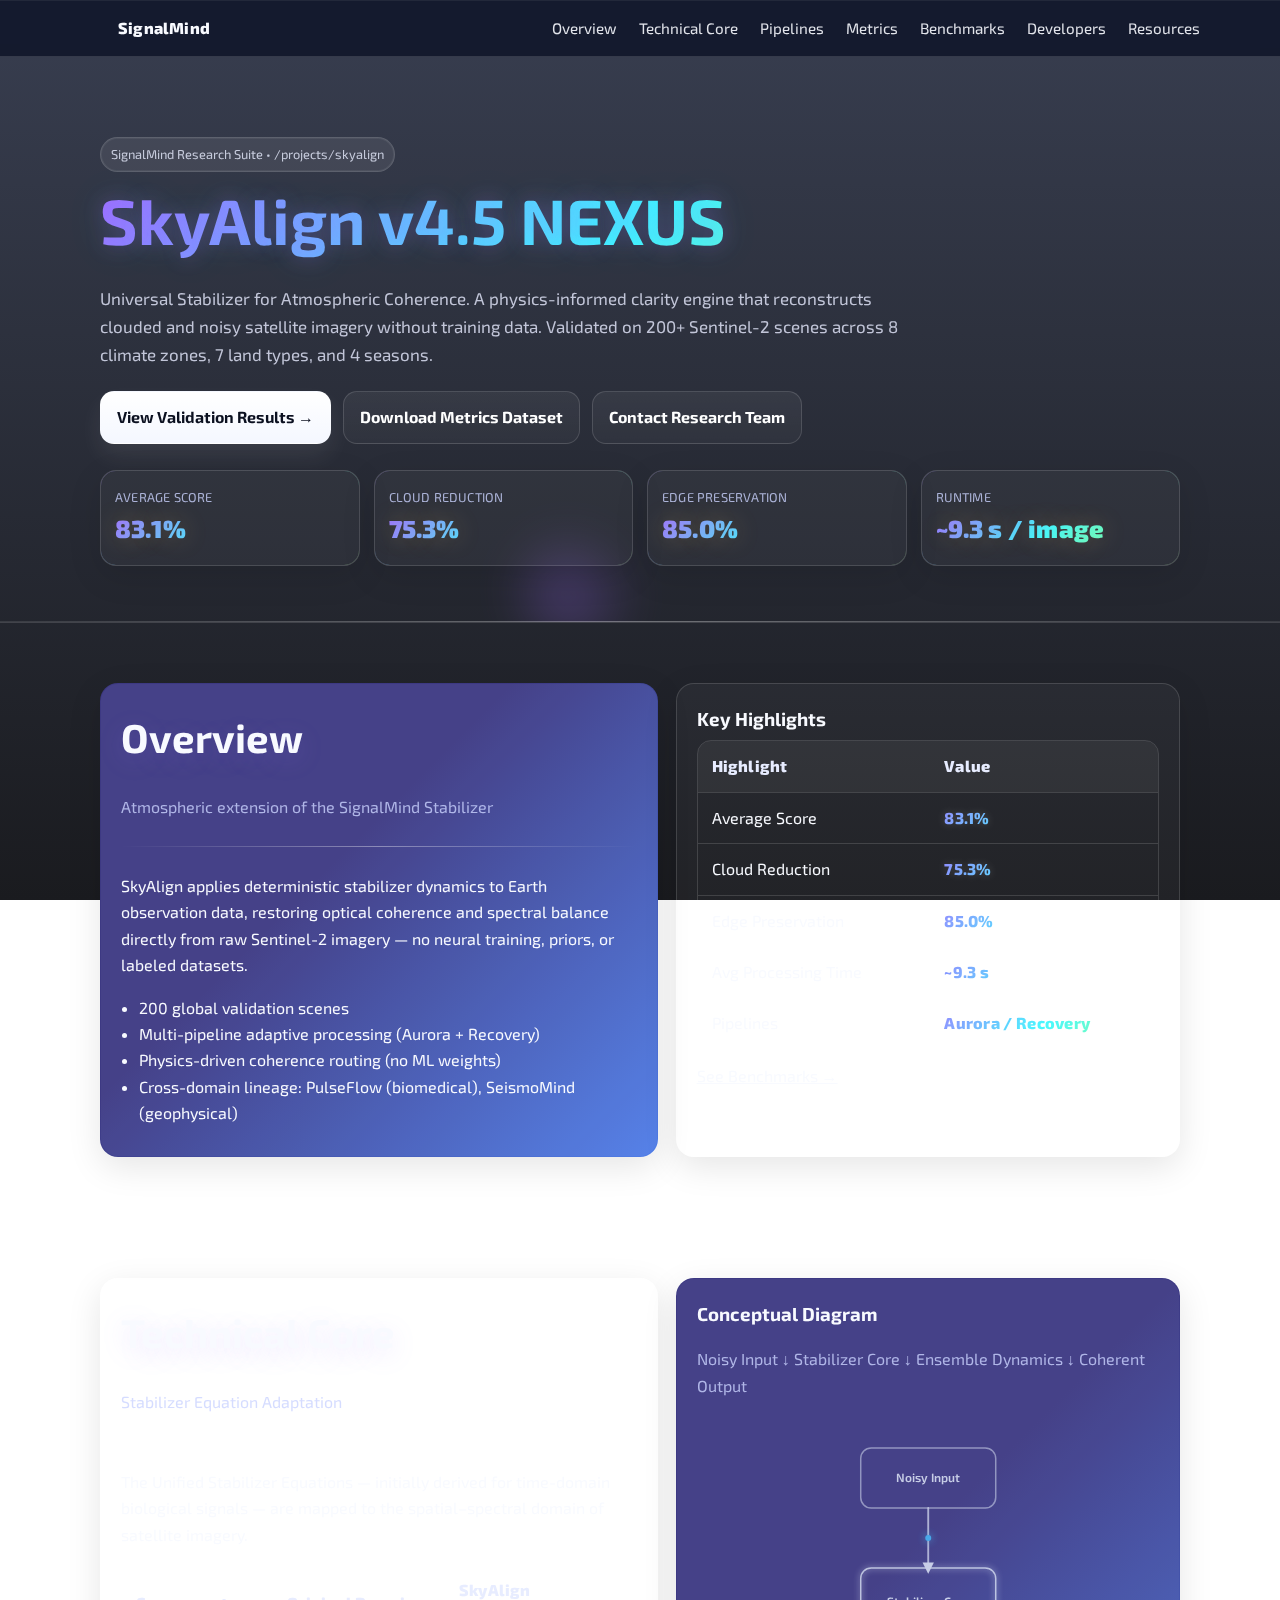
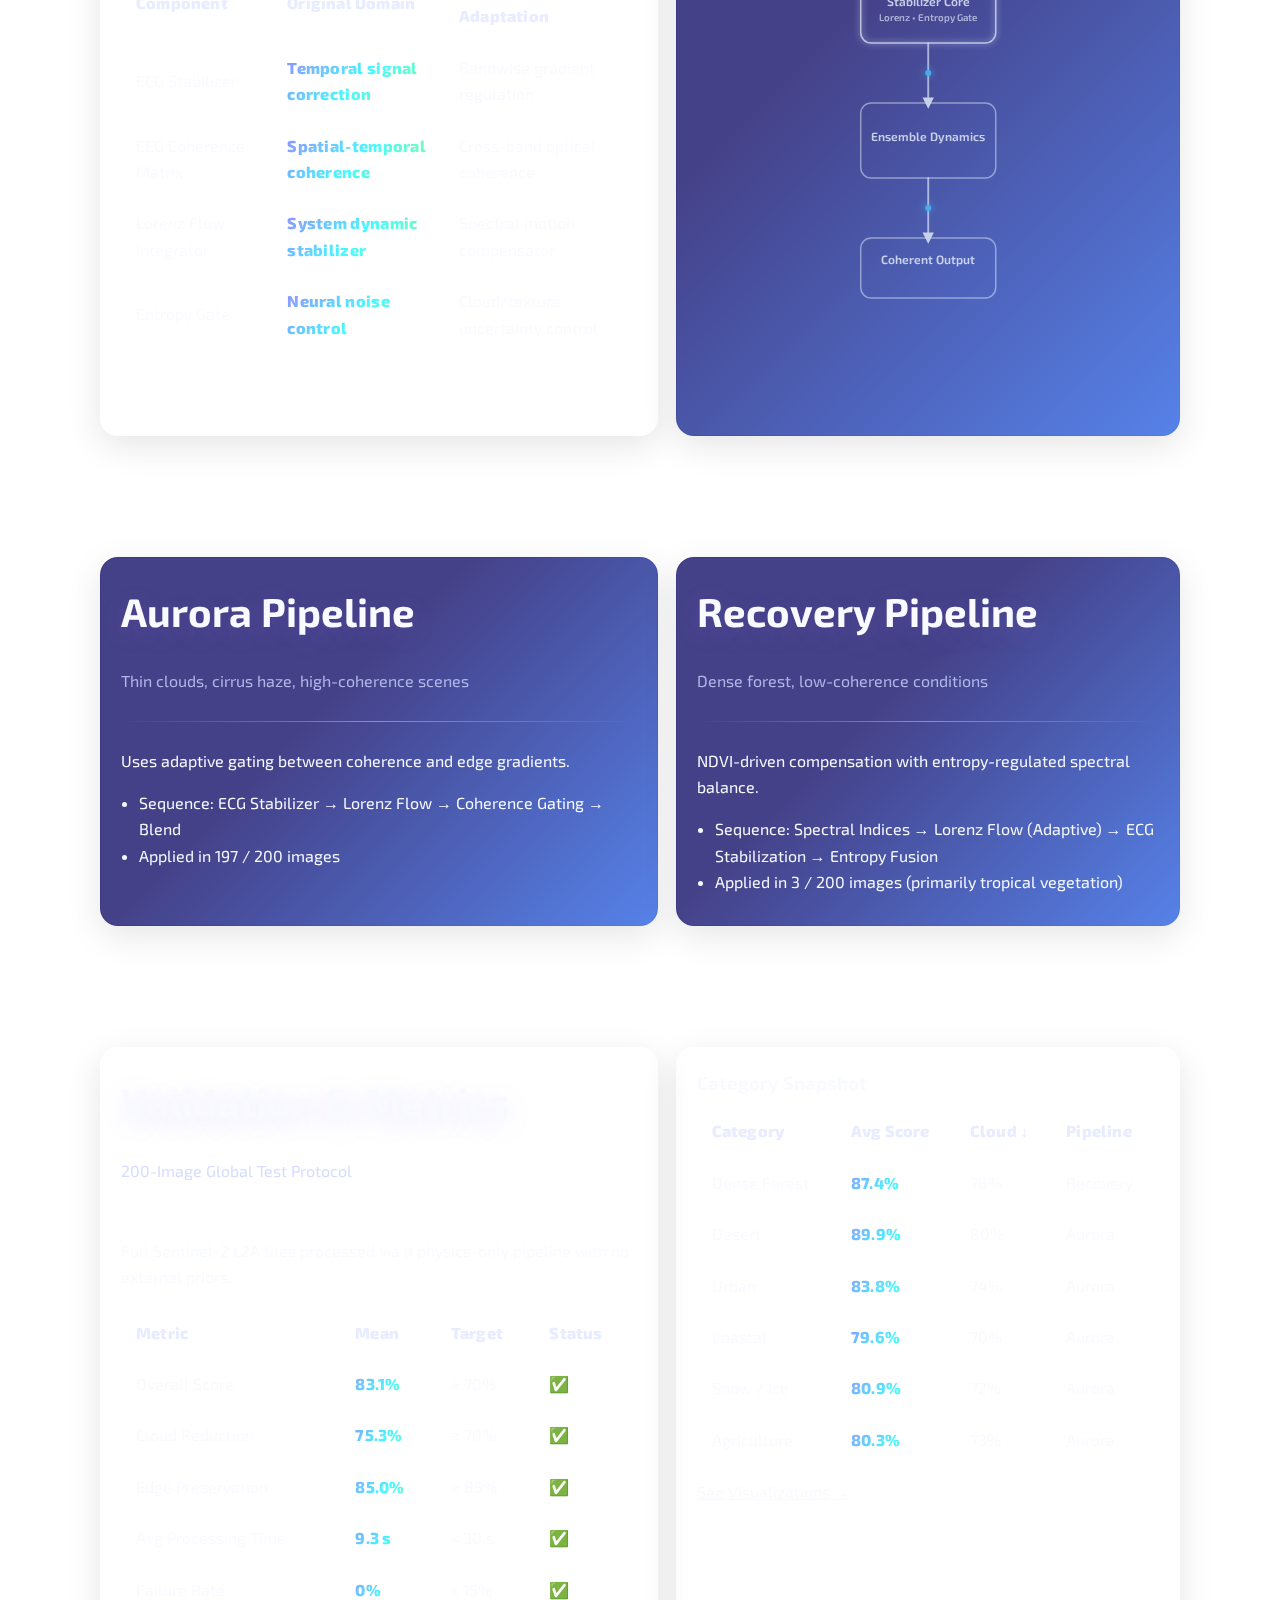
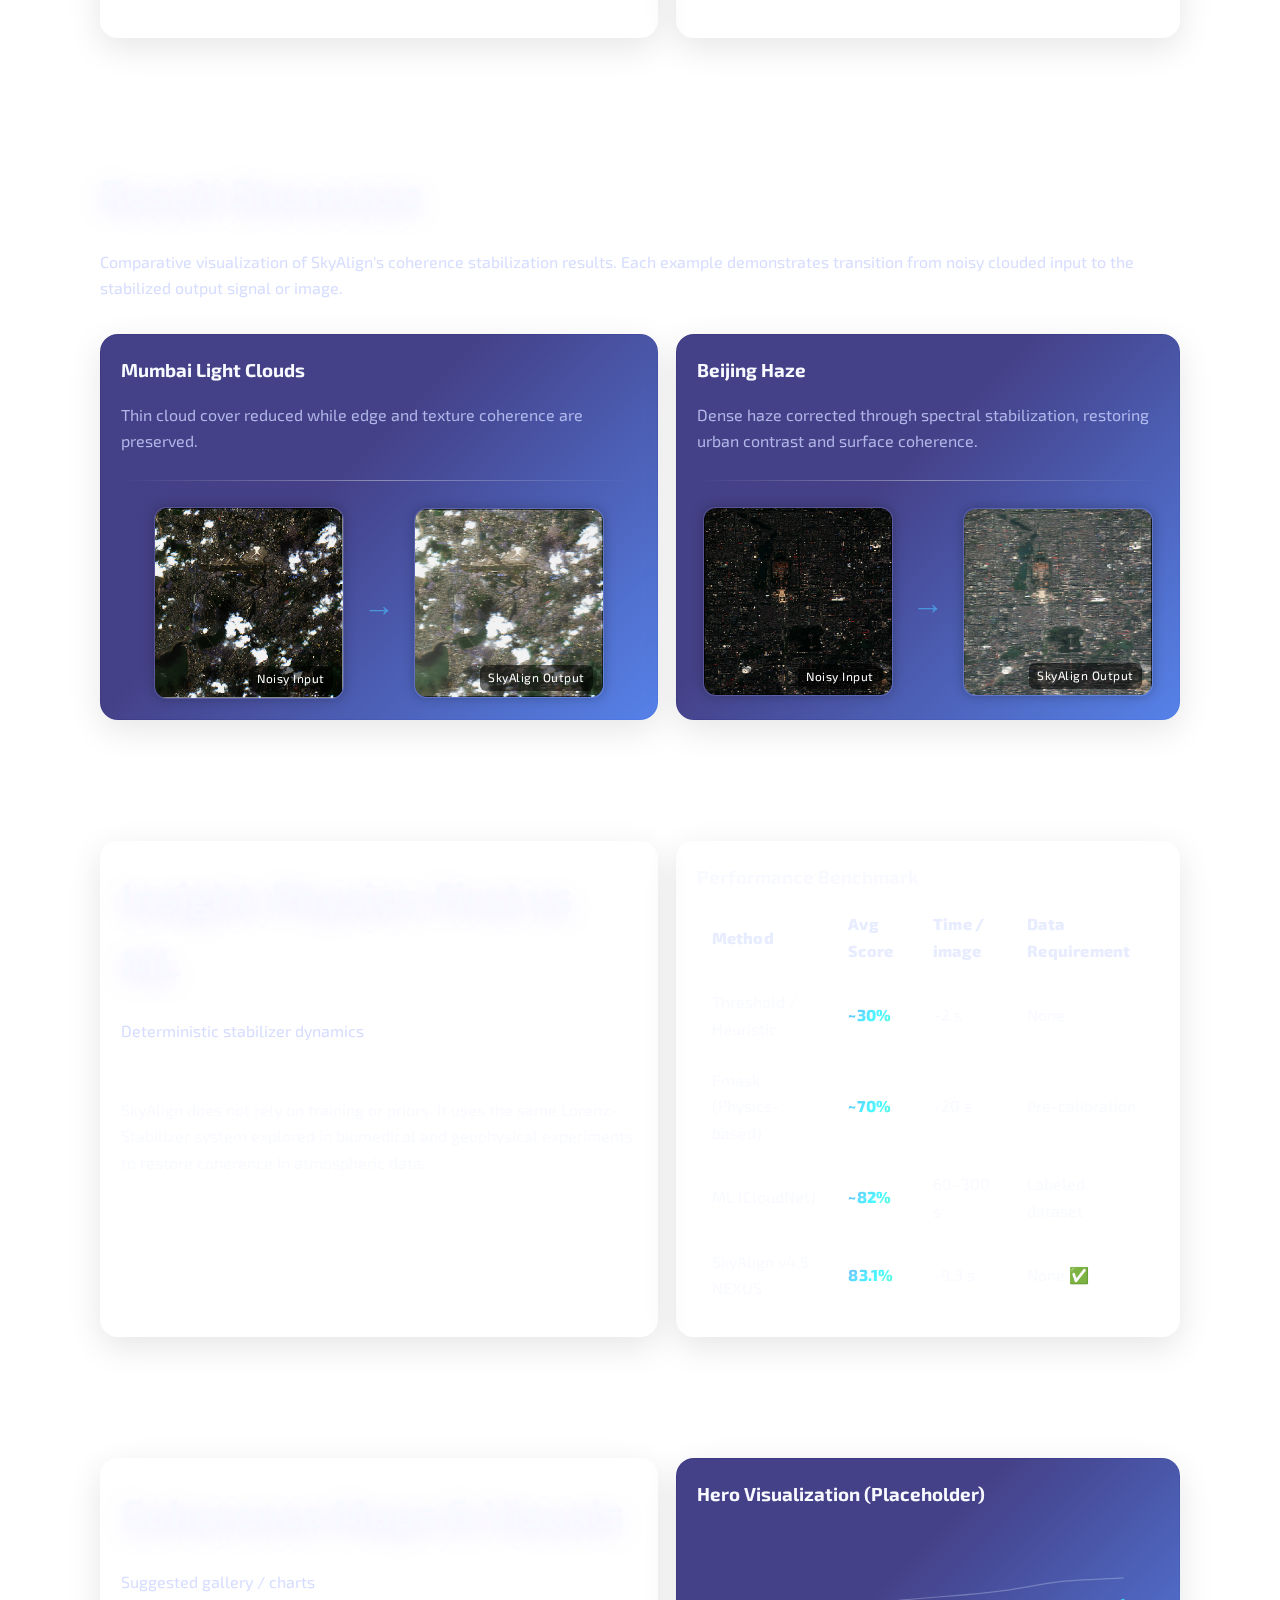
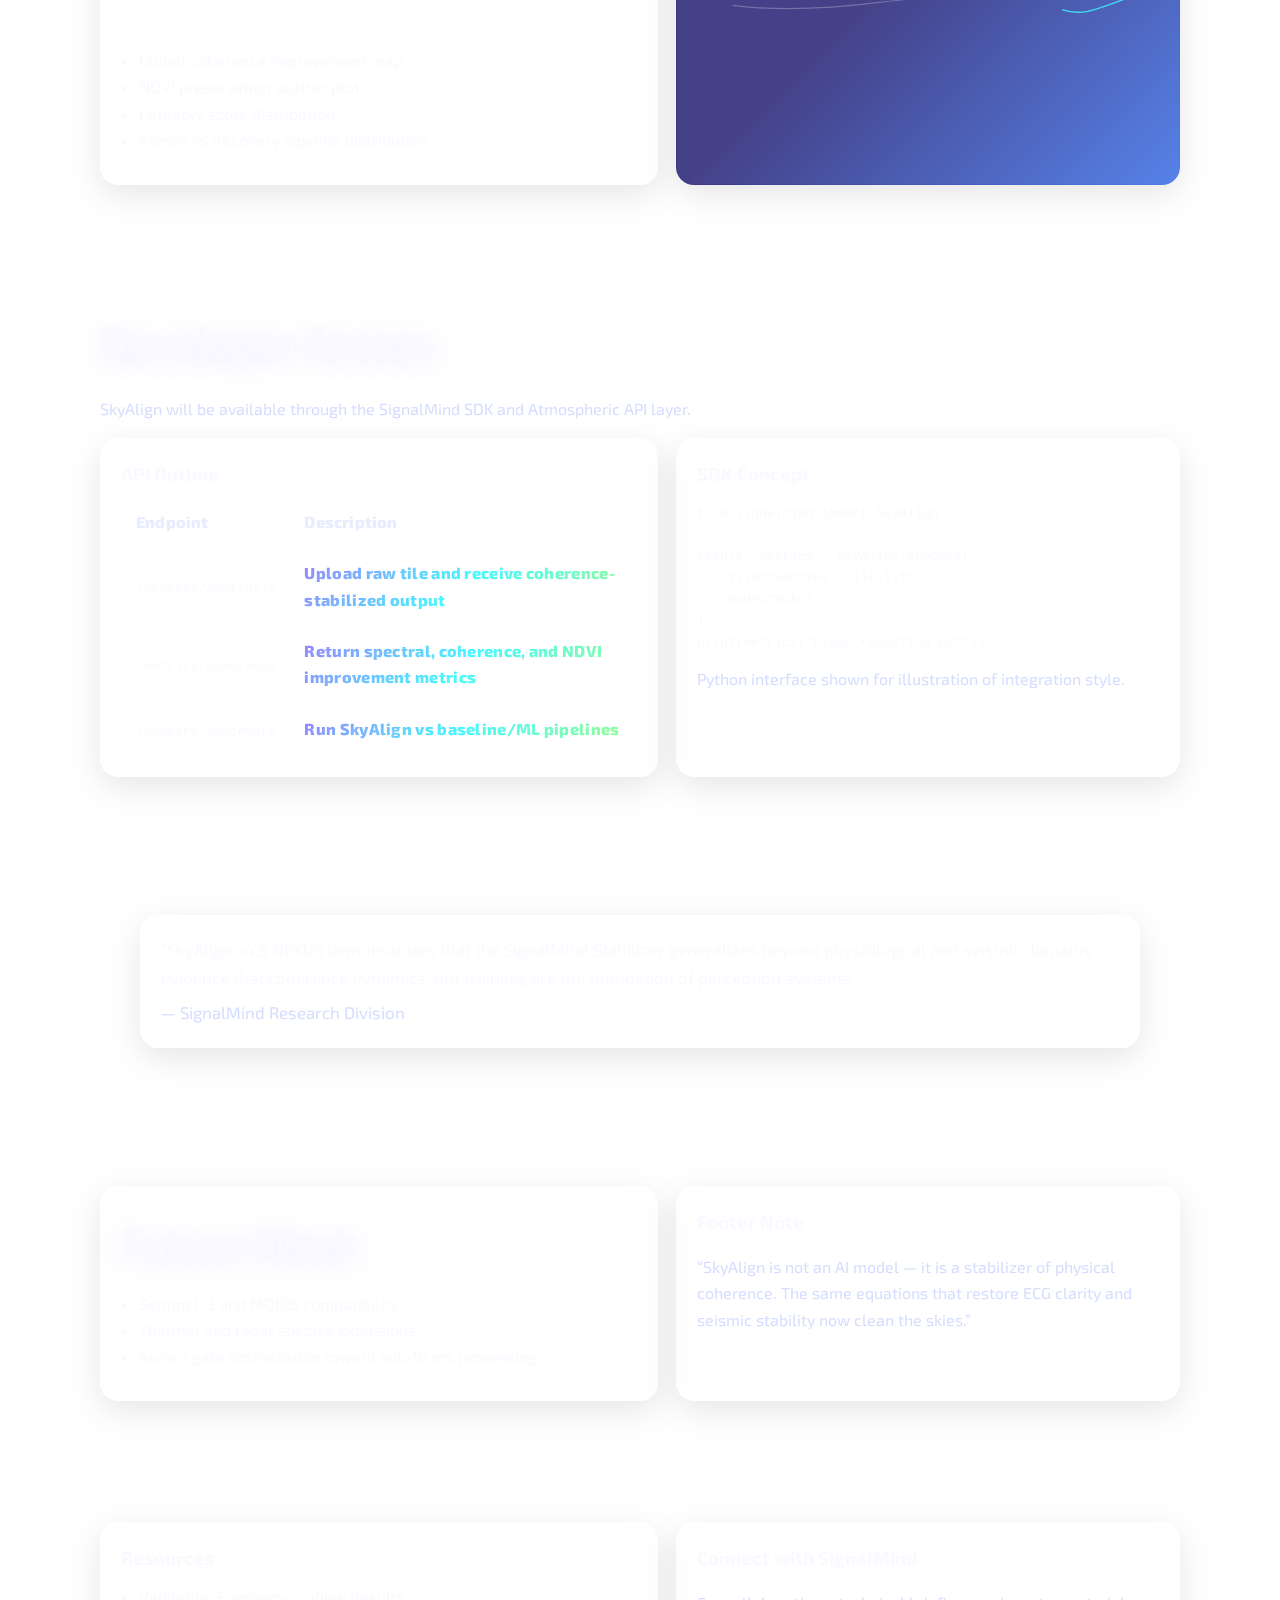
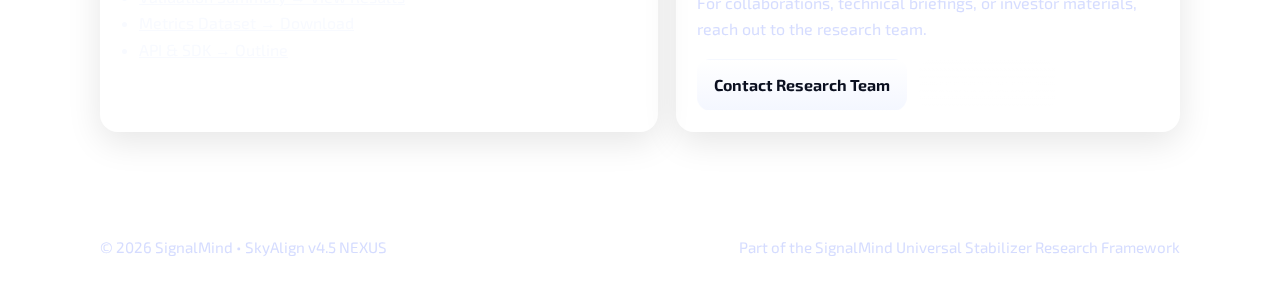
<file: SkyAlign/index.html>
<!doctype html>
<html lang="en">

<head>
    <meta charset="utf-8" />
    <meta name="viewport" content="width=device-width, initial-scale=1" />
    <title>SignalMind • SkyAlign v4.5 NEXUS</title>
    <meta name="description"
        content="SkyAlign v4.5 NEXUS — Universal Stabilizer for Atmospheric Coherence by SignalMind." />
    <link rel="stylesheet" href="style.css">
</head>

<body>
    <!-- NAV -->
    <header class="nav">
        <div class="container nav-inner">
            <div class="brand"><span class="logo"></span> SignalMind</div>
            <nav aria-label="Primary">
                <a href="#hero">Overview</a>
                <a href="#core">Technical Core</a>
                <a href="#pipeline">Pipelines</a>
                <a href="#metrics">Metrics</a>
                <a href="#benchmarks">Benchmarks</a>
                <a href="#dev">Developers</a>
                <a href="#resources">Resources</a>
            </nav>
        </div>
    </header>

    <!-- HERO -->
    <main id="hero" class="hero">
        <div class="orbs"><span class="orb o1"></span><span class="orb o2"></span><span class="orb o3"></span></div>
        <div class="container">
            <span class="pill">SignalMind Research Suite • /projects/skyalign</span>
            <h1>SkyAlign v4.5 NEXUS</h1>
            <p class="lead">
                Universal Stabilizer for Atmospheric Coherence.
                A physics-informed clarity engine that reconstructs clouded and noisy satellite imagery
                without training data. Validated on 200+ Sentinel-2 scenes across 8 climate zones,
                7 land types, and 4 seasons.
            </p>
            <div class="cta-row">
                <a class="btn btn-primary" href="#metrics">View Validation Results →</a>
                <a class="btn btn-ghost" href="#resources">Download Metrics Dataset</a>
                <a class="btn btn-ghost" href="#contact">Contact Research Team</a>
            </div>

            <div class="metrics">
                <div class="metric">
                    <div class="label">Average Score</div>
                    <div class="value">83.1%</div><span class="spark"></span>
                </div>
                <div class="metric">
                    <div class="label">Cloud Reduction</div>
                    <div class="value">75.3%</div><span class="spark"></span>
                </div>
                <div class="metric">
                    <div class="label">Edge Preservation</div>
                    <div class="value">85.0%</div><span class="spark"></span>
                </div>
                <div class="metric">
                    <div class="label">Runtime</div>
                    <div class="value">~9.3 s / image</div><span class="spark"></span>
                </div>
            </div>
        </div>
    </main>

    <!-- OVERVIEW -->
    <section class="section">
        <div class="container grid two">
            <div class="card gradient">
                <h2>Overview</h2>
                <p class="muted">Atmospheric extension of the SignalMind Stabilizer</p>
                <div class="divider"></div>
                <p>
                    SkyAlign applies deterministic stabilizer dynamics to Earth observation data, restoring optical
                    coherence and spectral balance directly from raw Sentinel-2 imagery — no neural training, priors,
                    or labeled datasets.
                </p>
                <ul class="bullets">
                    <li>200 global validation scenes</li>
                    <li>Multi-pipeline adaptive processing (Aurora + Recovery)</li>
                    <li>Physics-driven coherence routing (no ML weights)</li>
                    <li>Cross-domain lineage: PulseFlow (biomedical), SeismoMind (geophysical)</li>
                </ul>
            </div>

            <div class="card">
                <h3>Key Highlights</h3>
                <div class="table" role="region" aria-label="Highlights">
                    <table>
                        <thead>
                            <tr>
                                <th>Highlight</th>
                                <th>Value</th>
                            </tr>
                        </thead>
                        <tbody>
                            <tr>
                                <td>Average Score</td>
                                <td>83.1%</td>
                            </tr>
                            <tr>
                                <td>Cloud Reduction</td>
                                <td>75.3%</td>
                            </tr>
                            <tr>
                                <td>Edge Preservation</td>
                                <td>85.0%</td>
                            </tr>
                            <tr>
                                <td>Avg Processing Time</td>
                                <td>~9.3 s</td>
                            </tr>
                            <tr>
                                <td>Pipelines</td>
                                <td>Aurora / Recovery</td>
                            </tr>
                        </tbody>
                    </table>
                </div>
                <p style="margin-top:12px"><a href="#benchmarks">See Benchmarks →</a></p>
            </div>
        </div>
    </section>

    <!-- TECHNICAL CORE -->
    <section id="core" class="section">
        <div class="container grid two">
            <div class="card">
                <h2>Technical Core</h2>
                <p class="muted">Stabilizer Equation Adaptation</p>
                <div class="divider"></div>
                <p>
                    The Unified Stabilizer Equations — initially derived for time-domain biological signals — are
                    mapped to the spatial–spectral domain of satellite imagery.
                </p>
                <div class="table" role="region" aria-label="Stabilizer Adaptation">
                    <table>
                        <thead>
                            <tr>
                                <th>Component</th>
                                <th>Original Domain</th>
                                <th>SkyAlign Adaptation</th>
                            </tr>
                        </thead>
                        <tbody>
                            <tr>
                                <td>ECG Stabilizer</td>
                                <td>Temporal signal correction</td>
                                <td>Bandwise gradient regulation</td>
                            </tr>
                            <tr>
                                <td>EEG Coherence Matrix</td>
                                <td>Spatial-temporal coherence</td>
                                <td>Cross-band optical coherence</td>
                            </tr>
                            <tr>
                                <td>Lorenz Flow Integrator</td>
                                <td>System dynamic stabilizer</td>
                                <td>Spectral motion compensator</td>
                            </tr>
                            <tr>
                                <td>Entropy Gate</td>
                                <td>Neural noise control</td>
                                <td>Cloud/texture uncertainty control</td>
                            </tr>
                        </tbody>
                    </table>
                </div>
            </div>

            <div class="card gradient">
                <h3>Conceptual Diagram</h3>
                <p class="muted">Noisy Input ↓ Stabilizer Core ↓ Ensemble Dynamics ↓ Coherent Output</p>

                <div class="viz vertical large" aria-hidden="true">
                    <svg viewBox="0 0 400 800" preserveAspectRatio="xMidYMid meet" class="viz" role="img"
                        aria-label="Vertical Stabilizer Flow">
                        <defs>
                            <linearGradient id="flow-v" x1="0" y1="0" x2="0" y2="1">
                                <stop offset="0%" stop-color="var(--accent1)" stop-opacity="0.4" />
                                <stop offset="100%" stop-color="var(--accent2)" stop-opacity="0.9" />
                            </linearGradient>

                            <filter id="glow">
                                <feGaussianBlur stdDeviation="4" result="coloredBlur" />
                                <feMerge>
                                    <feMergeNode in="coloredBlur" />
                                    <feMergeNode in="SourceGraphic" />
                                </feMerge>
                            </filter>

                            <marker id="arrowhead-v" markerWidth="8" markerHeight="8" refX="3" refY="3" orient="auto">
                                <path d="M0,0 L6,3 L0,6 Z" fill="currentColor" />
                            </marker>
                        </defs>

                        <!-- background flow line -->
                        <path d="M200 80 L200 720" stroke="url(#flow-v)" stroke-width="2" opacity="0.25" fill="none" />

                        <!-- boxes -->
                        <rect x="110" y="40" width="180" height="80" rx="14" class="box" />
                        <rect x="110" y="200" width="180" height="100" rx="14" class="box glow" filter="url(#glow)" />
                        <rect x="110" y="380" width="180" height="100" rx="14" class="box" />
                        <rect x="110" y="560" width="180" height="80" rx="14" class="box" />

                        <!-- arrows -->
                        <path d="M200 120 L200 200" class="arrow" marker-end="url(#arrowhead-v)" />
                        <path d="M200 300 L200 380" class="arrow" marker-end="url(#arrowhead-v)" />
                        <path d="M200 480 L200 560" class="arrow" marker-end="url(#arrowhead-v)" />

                        <!-- labels -->
                        <text x="200" y="85" text-anchor="middle" class="label">Noisy Input</text>
                        <text x="200" y="250" text-anchor="middle" class="label">Stabilizer Core</text>
                        <text x="200" y="270" text-anchor="middle" class="label small">Lorenz • Entropy Gate</text>
                        <text x="200" y="430" text-anchor="middle" class="label">Ensemble Dynamics</text>
                        <text x="200" y="595" text-anchor="middle" class="label">Coherent Output</text>

                        <!-- pulse dots -->
                        <circle cx="200" cy="160" r="4" class="pulse" />
                        <circle cx="200" cy="340" r="4" class="pulse delay1" />
                        <circle cx="200" cy="520" r="4" class="pulse delay2" />
                    </svg>
                </div>
            </div>

        </div>
    </section>

    <!-- PIPELINES -->
    <section id="pipeline" class="section">
        <div class="container grid two">
            <div class="card gradient accent-eeg">
                <h2>Aurora Pipeline</h2>
                <p class="muted">Thin clouds, cirrus haze, high-coherence scenes</p>
                <div class="divider"></div>
                <p>Uses adaptive gating between coherence and edge gradients.</p>
                <ul class="bullets">
                    <li>Sequence: ECG Stabilizer → Lorenz Flow → Coherence Gating → Blend</li>
                    <li>Applied in 197 / 200 images</li>
                </ul>
            </div>

            <div class="card gradient accent-ecg">
                <h2>Recovery Pipeline</h2>
                <p class="muted">Dense forest, low-coherence conditions</p>
                <div class="divider"></div>
                <p>NDVI-driven compensation with entropy-regulated spectral balance.</p>
                <ul class="bullets">
                    <li>Sequence: Spectral Indices → Lorenz Flow (Adaptive) → ECG Stabilization → Entropy Fusion</li>
                    <li>Applied in 3 / 200 images (primarily tropical vegetation)</li>
                </ul>
            </div>
        </div>
    </section>

    <!-- VALIDATION & METRICS -->
    <section id="metrics" class="section">
        <div class="container grid two">
            <div class="card">
                <h2>Validation & Metrics</h2>
                <p class="muted">200-Image Global Test Protocol</p>
                <div class="divider"></div>
                <p>
                    Full Sentinel-2 L2A tiles processed via a physics-only pipeline with no external priors.
                </p>
                <div class="table" role="region" aria-label="Global Metrics">
                    <table>
                        <thead>
                            <tr>
                                <th>Metric</th>
                                <th>Mean</th>
                                <th>Target</th>
                                <th>Status</th>
                            </tr>
                        </thead>
                        <tbody>
                            <tr>
                                <td>Overall Score</td>
                                <td>83.1%</td>
                                <td>≥ 70%</td>
                                <td>✅</td>
                            </tr>
                            <tr>
                                <td>Cloud Reduction</td>
                                <td>75.3%</td>
                                <td>≥ 70%</td>
                                <td>✅</td>
                            </tr>
                            <tr>
                                <td>Edge Preservation</td>
                                <td>85.0%</td>
                                <td>≥ 85%</td>
                                <td>✅</td>
                            </tr>
                            <tr>
                                <td>Avg Processing Time</td>
                                <td>9.3 s</td>
                                <td>&lt; 30 s</td>
                                <td>✅</td>
                            </tr>
                            <tr>
                                <td>Failure Rate</td>
                                <td>0%</td>
                                <td>&lt; 15%</td>
                                <td>✅</td>
                            </tr>
                        </tbody>
                    </table>
                </div>
            </div>

            <div class="card">
                <h3>Category Snapshot</h3>
                <div class="table" role="region" aria-label="Category Performance">
                    <table>
                        <thead>
                            <tr>
                                <th>Category</th>
                                <th>Avg Score</th>
                                <th>Cloud ↓</th>
                                <th>Pipeline</th>
                            </tr>
                        </thead>
                        <tbody>
                            <tr>
                                <td>Dense Forest</td>
                                <td>87.4%</td>
                                <td>78%</td>
                                <td>Recovery</td>
                            </tr>
                            <tr>
                                <td>Desert</td>
                                <td>89.9%</td>
                                <td>80%</td>
                                <td>Aurora</td>
                            </tr>
                            <tr>
                                <td>Urban</td>
                                <td>83.8%</td>
                                <td>74%</td>
                                <td>Aurora</td>
                            </tr>
                            <tr>
                                <td>Coastal</td>
                                <td>79.6%</td>
                                <td>70%</td>
                                <td>Aurora</td>
                            </tr>
                            <tr>
                                <td>Snow / Ice</td>
                                <td>80.9%</td>
                                <td>72%</td>
                                <td>Aurora</td>
                            </tr>
                            <tr>
                                <td>Agriculture</td>
                                <td>80.3%</td>
                                <td>73%</td>
                                <td>Aurora</td>
                            </tr>
                        </tbody>
                    </table>
                </div>
                <p style="margin-top:12px"><a href="#viz">See Visualizations →</a></p>
            </div>
        </div>
    </section>
    <!-- RESULT SHOWCASE -->
    <section id="results" class="section">
        <div class="container">
            <h2>Result Showcase</h2>
            <p class="muted">
                Comparative visualization of SkyAlign's coherence stabilization results.
                Each example demonstrates transition from noisy clouded input to the stabilized output signal or image.
            </p>

            <div class="grid two" style="margin-top:2rem;">

                <!-- RESULT 1 -->
                <div class="card gradient">
                    <h3>Mumbai Light Clouds</h3>
                    <p class="muted">Thin cloud cover reduced while edge and texture coherence are preserved.</p>
                    <div class="divider"></div>

                    <div class="result-pair">
                        <div class="result-img">
                            <img src="assets/results/mumbai-original.png" alt="Noisy input example 1" loading="lazy" />
                            <span class="caption">Noisy Input</span>
                        </div>
                        <div class="result-arrow">→</div>
                        <div class="result-img">
                            <img src="assets/results/mumbai-denoised.png" alt="SkyAlign stabilized output 1"
                                loading="lazy" />
                            <span class="caption">SkyAlign Output</span>
                        </div>
                    </div>
                </div>

                <!-- RESULT 2 -->
                <div class="card gradient">
                    <h3>Beijing Haze</h3>
                    <p class="muted">
                        Dense haze corrected through spectral stabilization, restoring urban contrast and surface
                        coherence.
                    </p>

                    <div class="divider"></div>

                    <div class="result-pair">
                        <div class="result-img">
                            <img src="assets/results/beijing-original.png" alt="Noisy input example 2" loading="lazy" />
                            <span class="caption">Noisy Input</span>
                        </div>
                        <div class="result-arrow">→</div>
                        <div class="result-img">
                            <img src="assets/results/beijing-denoised.png" alt="SkyAlign stabilized output 2"
                                loading="lazy" />
                            <span class="caption">SkyAlign Output</span>
                        </div>
                    </div>
                </div>

            </div>
        </div>
    </section>


    <!-- PHYSICS-FIRST VS ML -->
    <section id="benchmarks" class="section">
        <div class="container grid two">
            <div class="card">
                <h2>Insight: Physics-First vs ML</h2>
                <p class="muted">Deterministic stabilizer dynamics</p>
                <div class="divider"></div>
                <p>
                    SkyAlign does not rely on training or priors. It uses the same Lorenz–Stabilizer system
                    explored in biomedical and geophysical experiments to restore coherence in atmospheric data.
                </p>
            </div>

            <div class="card">
                <h3>Performance Benchmark</h3>
                <div class="table" role="region" aria-label="Benchmark Table">
                    <table>
                        <thead>
                            <tr>
                                <th>Method</th>
                                <th>Avg Score</th>
                                <th>Time / image</th>
                                <th>Data Requirement</th>
                            </tr>
                        </thead>
                        <tbody>
                            <tr>
                                <td>Threshold / Heuristic</td>
                                <td>~30%</td>
                                <td>~2 s</td>
                                <td>None</td>
                            </tr>
                            <tr>
                                <td>Fmask (Physics-based)</td>
                                <td>~70%</td>
                                <td>~20 s</td>
                                <td>Pre-calibration</td>
                            </tr>
                            <tr>
                                <td>ML (CloudNet)</td>
                                <td>~82%</td>
                                <td>60–300 s</td>
                                <td>Labeled dataset</td>
                            </tr>
                            <tr>
                                <td>SkyAlign v4.5 NEXUS</td>
                                <td>83.1%</td>
                                <td>~9.3 s</td>
                                <td>None ✅</td>
                            </tr>
                        </tbody>
                    </table>
                </div>
            </div>
        </div>
    </section>

    <!-- VISUALIZATIONS -->
    <section id="viz" class="section">
        <div class="container grid two">
            <div class="card">
                <h2>Coherence Maps & Visuals</h2>
                <p class="muted">Suggested gallery / charts</p>
                <div class="divider"></div>
                <ul class="bullets">
                    <li>Global coherence improvement map</li>
                    <li>NDVI preservation scatter plot</li>
                    <li>Category score distribution</li>
                    <li>Aurora vs Recovery pipeline distribution</li>
                </ul>
            </div>
            <div class="card gradient">
                <h3>Hero Visualization (Placeholder)</h3>
                <div class="viz" aria-hidden="true">
                    <svg viewBox="0 0 640 180" class="viz" role="img" aria-label="Cloud to clear morph">
                        <defs>
                            <linearGradient id="grad" x1="0" y1="0" x2="1" y2="0">
                                <stop offset="0%" stop-color="currentColor" stop-opacity="0.25" />
                                <stop offset="100%" stop-color="currentColor" stop-opacity="0.9" />
                            </linearGradient>
                        </defs>
                        <path d="M0 120 C 80 80, 160 150, 240 110 S 400 70, 480 110 560 150, 640 120" fill="none"
                            stroke="url(#grad)" stroke-width="3" class="trace stroke-eeg" />
                        <path d="M0 130 C 80 140, 160 135, 240 125 S 400 115, 480 100 560 90, 640 85" fill="none"
                            stroke="currentColor" opacity="0.35" stroke-width="2" />
                    </svg>
                </div>
            </div>
        </div>
    </section>

    <!-- DEVELOPER ACCESS -->
    <section id="dev" class="section">
        <div class="container">
            <h2>Developer Access</h2>
            <p class="muted">
                SkyAlign will be available through the SignalMind SDK and Atmospheric API layer.
            </p>

            <div class="grid two">
                <div class="card">
                    <h3>API Outline</h3>
                    <div class="table" role="region" aria-label="API Endpoints">
                        <table>
                            <thead>
                                <tr>
                                    <th>Endpoint</th>
                                    <th>Description</th>
                                </tr>
                            </thead>
                            <tbody>
                                <tr>
                                    <td><code>/process/sentinel2</code></td>
                                    <td>Upload raw tile and receive coherence-stabilized output</td>
                                </tr>
                                <tr>
                                    <td><code>/metrics/coherence</code></td>
                                    <td>Return spectral, coherence, and NDVI improvement metrics</td>
                                </tr>
                                <tr>
                                    <td><code>/compare/benchmark</code></td>
                                    <td>Run SkyAlign vs baseline/ML pipelines</td>
                                </tr>
                            </tbody>
                        </table>
                    </div>
                </div>

                <div class="card">
                    <h3>SDK Concept</h3>
                    <pre class="code"><code>from signalmind import SkyAlign

result, metrics = SkyAlign.process(
    tile="sentinel_tile.tiff",
    mode="auto"
)
print(metrics["cloud_reduction_pct"])</code></pre>
                    <p class="muted" style="margin-top:8px">Python interface shown for illustration of integration
                        style.</p>
                </div>
            </div>
        </div>
    </section>

    <!-- RESEARCH SUMMARY -->
    <section class="section">
        <div class="container">
            <blockquote class="card" style="font-size:1.05rem;">
                “SkyAlign v4.5 NEXUS demonstrates that the SignalMind Stabilizer generalizes beyond physiological and
                seismic domains — evidence that coherence dynamics, not training, are the foundation of perception
                systems.”
                <div class="muted" style="margin-top:8px">— SignalMind Research Division</div>
            </blockquote>
        </div>
    </section>

    <!-- FUTURE WORK -->
    <section class="section">
        <div class="container grid two">
            <div class="card">
                <h2>Future Work</h2>
                <ul class="bullets">
                    <li>Sentinel-3 and MODIS compatibility</li>
                    <li>Thermal and radar spectra extensions</li>
                    <li>Aurora gate optimization toward sub-10 ms processing</li>
                </ul>
            </div>
            <div class="card">
                <h3>Footer Note</h3>
                <p class="muted">
                    “SkyAlign is not an AI model — it is a stabilizer of physical coherence.
                    The same equations that restore ECG clarity and seismic stability now clean the skies.”
                </p>
            </div>
        </div>
    </section>

    <!-- RESOURCES / CTA -->
    <section id="resources" class="section">
        <div class="container grid two">
            <div class="card">
                <h3>Resources</h3>
                <ul class="bullets">
                    <li><a href="#metrics">Validation Summary → View Results</a></li>
                    <li><a href="#">Metrics Dataset → Download</a></li>
                    <li><a href="#dev">API & SDK → Outline</a></li>
                </ul>
            </div>
            <div id="contact" class="card">
                <h3>Connect with SignalMind</h3>
                <p class="muted">
                    For collaborations, technical briefings, or investor materials, reach out to the research team.
                </p>
                <div class="cta">
                    <a class="btn btn-primary" href="#">Contact Research Team</a>
                    <a class="btn btn-ghost" href="#">Request Brief</a>
                </div>
            </div>
        </div>
    </section>

    <!-- FOOTER -->
    <footer class="footer">
        <div class="container"
            style="display:flex;align-items:center;justify-content:space-between;gap:12px;flex-wrap:wrap">
            <div>© <span id="year"></span> SignalMind • SkyAlign v4.5 NEXUS</div>
            <div class="muted">Part of the SignalMind Universal Stabilizer Research Framework</div>
        </div>
    </footer>

    <script>
        // Progressive enhancement; page works without JS
        (function () {
            var y = document.getElementById('year');
            if (y) y.textContent = new Date().getFullYear();
        }());
    </script>
</body>

</html>
</file>
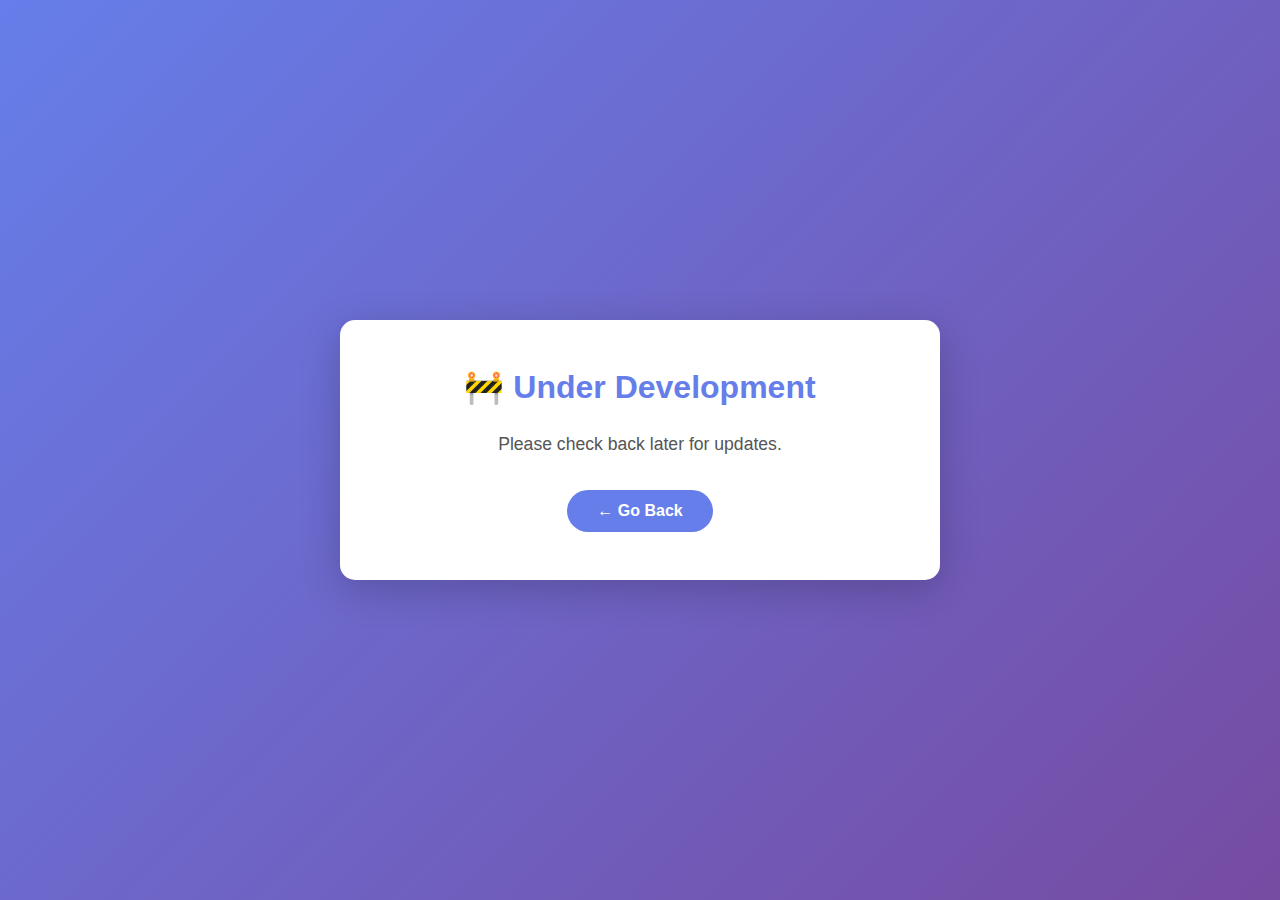
<file: ud.html>
<!DOCTYPE html>
<html lang="en">
<head>
    <meta charset="UTF-8">
    <meta name="viewport" content="width=device-width, initial-scale=1.0">
    <title>Under Development - SignalMind</title>
    <style>
        * {
            margin: 0;
            padding: 0;
            box-sizing: border-box;
        }

        body {
            font-family: 'Segoe UI', Tahoma, Geneva, Verdana, sans-serif;
            background: linear-gradient(135deg, #667eea 0%, #764ba2 100%);
            display: flex;
            justify-content: center;
            align-items: center;
            min-height: 100vh;
            color: #333;
        }

        .container {
            background: white;
            padding: 3rem 2rem;
            border-radius: 15px;
            box-shadow: 0 10px 40px rgba(0, 0, 0, 0.2);
            text-align: center;
            max-width: 600px;
            width: 90%;
        }

        h1 {
            color: #667eea;
            margin-bottom: 1.5rem;
            font-size: 2rem;
        }

        p {
            color: #555;
            line-height: 1.6;
            margin-bottom: 2rem;
            font-size: 1.1rem;
        }

        .status-items {
            list-style: none;
            margin-bottom: 2rem;
        }

        .status-items li {
            padding: 0.5rem;
            color: #666;
            font-size: 1rem;
        }

        .back-button {
            display: inline-block;
            padding: 12px 30px;
            background: #667eea;
            color: white;
            text-decoration: none;
            border-radius: 25px;
            transition: all 0.3s ease;
            font-weight: 600;
        }

        .back-button:hover {
            background: #764ba2;
            transform: translateY(-2px);
            box-shadow: 0 5px 15px rgba(102, 126, 234, 0.4);
        }
    </style>
</head>
<body>
    <div class="container">
        <h1>🚧 Under Development</h1>        
        <p>Please check back later for updates.</p>
        
        <a href="javascript:history.back()" class="back-button">← Go Back</a>
    </div>
</body>
</html>
</file>
<file: style.css>
:root {
            /* Founder brief palette */
            --base: #0B0B0F;
            /* black/graphite */
            --ink: #f6f8ff;
            /* text */
            --muted: #d9e2ffcc;
            /* muted text */
            --line: rgba(255, 255, 255, .12);
            --card: rgba(255, 255, 255, .05);
            --card2: rgba(255, 255, 255, .035);
            --blue: #1E7AD5;
            /* data */
            --gold: #c4e3ff;
            /* highlight */
            --teal: #3ad6c5;
            /* accent */
            --violet: #8b7dff;
            /* secondary accent */
            --radius: 18px;
            --shadow: 0 14px 40px rgba(0, 0, 0, .35);
            --card: rgba(255, 255, 255, .04);
        }

        * {
            box-sizing: border-box
        }

        html,
        body {
            height: 100%
        }

        body {
            margin: 0;
            background:
                radial-gradient(1200px 900px at 50% -10%, #636888 15%, var(--base) 60%),
                radial-gradient(900px 700px at 90% 30%, rgba(206, 185, 137, 0.15), transparent 65%);
            background-repeat: no-repeat;
            background-attachment: fixed;
            /* gives subtle parallax-like depth */
            background-size: cover;
            /* ensures full coverage on large screens */
            color: var(--ink);
            font-family: "Exo 2", system-ui, -apple-system, Segoe UI, Roboto, Arial, sans-serif;
            line-height: 1.65;
        }


        a {
            color: inherit;
            text-decoration: none
        }

        .mono {
            font-family: "IBM Plex Mono", ui-monospace, Menlo, Consolas, monospace
        }

        .container {
            max-width: 1200px;
            margin-inline: auto;
            padding: 0 22px
        }

        /* NAV */
        header.nav {
            position: sticky;
            top: 0;
            z-index: 40;
            background: rgba(7, 7, 10, .6);
            backdrop-filter: saturate(130%) blur(8px);
            border-bottom: 1px solid var(--line)
        }

        .nav-inner {
            display: flex;
            align-items: center;
            justify-content: space-between;
            padding: 14px 0
        }

        .brand {
            display: flex;
            align-items: center;
            gap: 10px;
            font-weight: 900;
            letter-spacing: .2px
        }

        .logo {
            width: 26px;
            height: 26px;
            border-radius: 8px;
            background: conic-gradient(from 210deg, var(--blue), var(--gold), #7ad5ff, var(--blue))
        }

        .nav a {
            margin-left: 18px;
            opacity: .9
        }

        .nav a:hover {
            opacity: 1
        }

        /* HERO */
        .hero {
            position: relative;
            padding: 84px 0 50px;
            border-bottom: 1px solid var(--line);
            overflow: hidden
        }

        .scene {
            position: absolute;
            inset: 0;
            pointer-events: none
        }

        .planet {
            position: absolute;
            left: 50%;
            top: 44%;
            transform: translate(-50%, -50%);
            width: min(70vh, 720px);
            aspect-ratio: 1;
            border-radius: 50%;
            background: radial-gradient(circle at 35% 35%, #1b1f2f, #0e1220 38%, #070a14 60%);
            box-shadow: inset -120px -120px 220px rgba(0, 0, 0, .6), 0 0 120px rgba(30, 122, 213, .15);
            mask: radial-gradient(circle at 50% 50%, #000 60%, transparent 66%);
        }

        .attractor {
            position: absolute;
            left: 50%;
            top: 44%;
            transform: translate(-50%, -50%);
            width: min(72vh, 760px);
            height: min(72vh, 760px);
            opacity: .55
        }

        .attractor svg path {
            fill: none;
            stroke: var(--blue);
            stroke-width: 1.2;
            stroke-opacity: .8;
            filter: drop-shadow(0 0 8px rgba(30, 122, 213, .5))
        }

        @media(prefers-reduced-motion:no-preference) {
            .planet {
                animation: spin 80s linear infinite
            }

            @keyframes spin {
                to {
                    transform: translate(-50%, -50%) rotate(360deg)
                }
            }
        }

        .pill {
            display: inline-flex;
            gap: 8px;
            align-items: center;
            border: 1px solid var(--line);
            padding: 6px 10px;
            border-radius: 999px;
            background: rgba(255, 255, 255, .06);
            font-size: .85rem;
            color: #eaf0ff
        }

        .carousel {
            position: relative
        }

        .slides {
            display: grid
        }

        .slide {
            grid-area: 1/1;
            opacity: 0;
            transform: translateY(10px);
            transition: opacity .7s ease, transform .7s ease;
            padding: 30px 0
        }

        .slide.active {
            opacity: 1;
            transform: none
        }

        .slide h1 {
            font-size: clamp(36px, 5.6vw, 66px);
            line-height: 1.05;
            margin: 10px 0 8px;
            background: linear-gradient(90deg, var(--blue), #6dd5ff);
            -webkit-background-clip: text;
            background-clip: text;
            color: transparent;
            text-shadow: 0 0 26px rgba(30, 122, 213, .22);
            padding-bottom: 5 px;
        }

        .lead {
            max-width: 900px;
            color: #dfe6ff;
            opacity: .95;
            font-size: 1.12rem
        }

        .cta-row {
            display: flex;
            gap: 12px;
            flex-wrap: wrap;
            margin-top: 22px
        }

        .btn {
            display: inline-flex;
            align-items: center;
            gap: 10px;
            padding: 12px 16px;
            border-radius: 14px;
            border: 1px solid var(--line);
            font-weight: 800
        }

        .btn-primary {
            background: linear-gradient(180deg, #fff, #eef4ff);
            color: #0b1020;
            box-shadow: 0 12px 24px rgba(255, 255, 255, .08);
            position: relative;
            overflow: hidden
        }

        .btn-primary::after {
            content: "";
            position: absolute;
            inset: 0;
            transform: translateX(-120%);
            background: linear-gradient(120deg, transparent 30%, rgba(0, 0, 0, .12), transparent 70%);
            transition: transform .6s ease
        }

        .btn-primary:hover::after {
            transform: translateX(120%)
        }

        .btn-ghost {
            background: linear-gradient(180deg, rgba(255, 255, 255, .08), rgba(255, 255, 255, .035));
            color: #fff
        }

        .dots {
            display: flex;
            gap: 10px;
            justify-content: center;
            margin-top: 18px
        }

        .dot {
            width: 10px;
            height: 10px;
            border-radius: 999px;
            background: #2a2d3b;
            border: 1px solid #3b3f52
        }

        .dot.active {
            background: #fff
        }

        .arrows {
            position: absolute;
            inset: 0;
            display: flex;
            align-items: center;
            justify-content: space-between;
            pointer-events: none
        }

        .arrow {
            pointer-events: auto;
            width: 44px;
            height: 44px;
            border-radius: 999px;
            border: 1px solid var(--line);
            display: grid;
            place-items: center;
            background: rgba(255, 255, 255, .06)
        }

        /* Sections */
        .section {
            padding: 70px 0;
            border-bottom: 1px solid var(--line)
        }

        .section h2 {
            font-size: clamp(28px, 3.6vw, 42px);
            margin: 0 0 8px;
            display: inline-block;
            position: relative;
            text-shadow: 0 6px 26px rgba(203, 165, 74, .25)
        }

        .section h2::after {
            content: "";
            position: absolute;
            left: 0;
            right: 0;
            bottom: -6px;
            height: 2px;
            background: linear-gradient(90deg, var(--blue), var(--gold));
            opacity: .9;
            transform: scaleX(0);
            transform-origin: left;
            transition: transform .6s ease
        }

        .section:hover h2::after {
            transform: scaleX(1)
        }

        .muted {
            color: var(--muted)
        }

        .card {
            background: var(--card);
            border: 1px solid var(--line);
            border-radius: var(--radius);
            padding: 20px;
            box-shadow: var(--shadow)
        }

        .grid {
            display: grid;
            gap: 16px
        }

        /* Framework schematic */
        .flow {
            display: flex;
            gap: 10px;
            flex-wrap: wrap;
            align-items: center;
            margin-top: 10px
        }

        .chip {
            display: inline-block;
            border: 1px solid var(--line);
            border-radius: 999px;
            padding: 6px 10px;
            background: rgba(255, 255, 255, .06);
            font-size: .85rem
        }

        /* Domains grid */
        .domains {
            display: grid;
            gap: 16px
        }

        @media(min-width:1000px) {
            .domains {
                grid-template-columns: repeat(2, 1fr)
            }
        }

        .product {
            position: relative
        }

        .product h3 {
            margin: 0 0 6px
        }

        .accent-ecg {
            background: linear-gradient(180deg, rgba(30, 122, 213, .15), transparent)
        }

        .accent-sky {
            background: linear-gradient(180deg, rgba(59, 213, 255, .14), transparent)
        }

        .accent-seis {
            background: linear-gradient(180deg, rgba(45, 220, 160, .15), transparent)
        }

        .accent-core {
            background: linear-gradient(180deg, rgba(203, 165, 74, .12), transparent)
        }

        .viz {
            height: 110px;
            width: 100%;
            margin: 8px 0 2px;
            opacity: .92
        }

        .trace {
            stroke-width: 2.2;
            fill: none;
            stroke-linecap: round;
            stroke-linejoin: round;
            stroke-dasharray: 560;
            stroke-dashoffset: 560;
            animation: trace 5.6s ease-in-out infinite
        }

        .stroke-ecg {
            stroke: #CBA54A
        }

        .stroke-sky {
            stroke: #7AD5FF
        }

        .stroke-seis {
            stroke: #44dfb9
        }

        @keyframes trace {
            0% {
                stroke-dashoffset: 560
            }

            40% {
                stroke-dashoffset: 0
            }

            60% {
                stroke-dashoffset: 0
            }

            100% {
                stroke-dashoffset: -560
            }
        }

        /* Differentiation */
        .diff {
            display: grid;
            gap: 16px
        }

        @media(min-width:980px) {
            .diff {
                grid-template-columns: 1fr 1fr
            }
        }

        .diff h3 {
            margin: 0 0 8px
        }

        .list {
            padding-left: 18px
        }

        /* Impact domains */
        .impact {
            display: grid;
            gap: 14px
        }

        @media(min-width:900px) {
            .impact {
                grid-template-columns: repeat(3, 1fr)
            }
        }

        .impact .tile {
            background: var(--card2);
            border: 1px solid var(--line);
            border-radius: 14px;
            padding: 16px
        }

        /* Metrics snapshot */
        .metrics {
            display: grid;
            gap: 14px;
            grid-template-columns: repeat(4, 1fr)
        }

        @media(max-width:860px) {
            .metrics {
                grid-template-columns: repeat(2, 1fr)
            }
        }

        .metric {
            border: 1px solid var(--line);
            background: var(--card);
            border-radius: 16px;
            padding: 16px 14px
        }

        .metric .label {
            font-size: .8rem;
            color: #cbd3ffcc;
            letter-spacing: .2px;
            text-transform: uppercase
        }

        .metric .value {
            font-size: 1.6rem;
            font-weight: 900;
            background: linear-gradient(135deg, var(--blue), #c4e3ff);
            -webkit-background-clip: text;
            background-clip: text;
            color: transparent
        }

        /* Split slider (ECG demo) */
        .split-wrap {
            position: relative;
            border: 1px solid var(--line);
            border-radius: 16px;
            overflow: hidden;
            background: #0a0e17
        }

        .split {
            position: relative;
            height: 320px
        }

        .split svg {
            position: absolute;
            inset: 0;
            width: 100%;
            height: 100%
        }

        .after {
            position: absolute;
            inset: 0;
            overflow: hidden
        }

        .divider {
            position: absolute;
            top: 0;
            bottom: 0;
            width: 2px;
            background: #fff;
            left: 50%;
            transform: translateX(-1px);
            cursor: ew-resize
        }

        .grip {
            position: absolute;
            top: 50%;
            left: 50%;
            transform: translate(-50%, -50%);
            width: 42px;
            height: 42px;
            border-radius: 999px;
            border: 1px solid var(--line);
            display: grid;
            place-items: center;
            background: rgba(255, 255, 255, .06)
        }

        footer {
            padding: 44px 0;
            color: #cbd3ffcc;
            font-size: .95rem
        }

        /* Background aurora + grain */
        body::before {
            content: "";
            position: fixed;
            inset: 0;
            pointer-events: none;
            background:
                repeating-linear-gradient(90deg, rgba(255, 255, 255, .03) 0 1px, transparent 1px 4px),
                radial-gradient(1200px 800px at 20% 10%, rgba(30, 122, 213, .10), transparent 60%),
                radial-gradient(1200px 800px at 80% 20%, rgba(203, 165, 74, .08), transparent 65%);
            opacity: .18;
            mix-blend-mode: overlay;
        }

        /* Gradient text highlights */
        /* Elevated panels */
        .elevate {
            position: relative;
            background: var(--card);
            border: 1px solid transparent
        }

        .elevate::after {
            content: "";
            position: absolute;
            inset: -1px;
            border-radius: inherit;
            pointer-events: none;
            background: radial-gradient(500px 200px at 90% -10%, rgba(255, 255, 255, .18), transparent 60%);
            opacity: .4
        }

        .elevate:hover {
            transform: translateY(-3px);
            box-shadow: 0 18px 44px rgba(0, 0, 0, .55)
        }

        .card>h3>a{
            text-decoration: underline;
        }
</file>
<file: pulseFLOW/style.css>
:root {
    --bg: #383e50;
    /* deeper navy */
    --bg-soft: #1a1b1f;
    /* softer gradient depth */
    --text: #f8faff;
    --muted: #d4e2ffcc;
    --line: rgba(255, 255, 255, .14);
    --card: rgba(255, 255, 255, .04);

    /* new accent set */
    --cyan: #3ef8ff;
    --violet: #a06bff;
    --purple: #7b61ff;
    --green: #9cff7a;

    --amber: #ffd36b;
    /* optional warm accent */
    --radius: 18px;
    --shadow: 0 10px 34px rgba(0, 0, 0, 0.103);
    --card-top: #3d3983;
    --card-bottom: #51af61;
}


* {
    box-sizing: border-box
}

html,
body {
    height: 100%
}

body {
  margin: 0;
  font-family: Inter, system-ui, -apple-system, Segoe UI, Roboto, Ubuntu, "Helvetica Neue", Arial;
  color: var(--text);
  background:
    linear-gradient(180deg, var(--bg) 0%, var(--bg-soft) 100%);
  line-height: 1.65;
  background-attachment: fixed; /* subtle parallax on scroll */
  background-repeat: no-repeat;
}


a {
    color: inherit
}

.container {
    max-width: 1120px;
    margin-inline: auto;
    padding: 0 20px
}

/* NAV */
.nav {
    position: sticky;
    top: 0;
    z-index: 20;
    backdrop-filter: saturate(130%) blur(8px);
    background: rgba(10, 15, 34, .75);
    border-bottom: 1px solid var(--line);
    box-shadow: 0 1px 0 rgba(255, 255, 255, .06) inset
}

.nav-inner {
    display: flex;
    align-items: center;
    justify-content: space-between;
    padding: 14px 0
}

.brand {
    display: flex;
    align-items: center;
    gap: 10px;
    font-weight: 800;
    letter-spacing: .2px
}

.logo {
    width: 28px;
    height: 28px;
    border-radius: 9px;
    background: conic-gradient(from 210deg, var(--rose), var(--sky), var(--violet), var(--rose))
}

.nav a {
    font-size: .95rem;
    opacity: .9;
    text-decoration: none;
    margin-left: 18px
}

.nav a:hover {
    opacity: 1
}

/* HERO */
.pill {
    display: inline-flex;
    gap: 8px;
    align-items: center;
    border: 1px solid var(--line);
    padding: 6px 10px;
    border-radius: 999px;
    background: rgba(255, 255, 255, .08);
    font-size: .8rem;
    color: #e8eeffcc;
    box-shadow: inset 0 0 0 1px rgba(255, 255, 255, .06)
}

.hero {
    padding: 80px 0 56px;
    border-bottom: 1px solid var(--line);
    position: relative;
    overflow: hidden
}

.hero::after {
    content: "";
    position: absolute;
    inset: auto -20% -1px;
    height: 2px;
    background: linear-gradient(90deg, transparent, rgba(255, 255, 255, .35), transparent)
}

.hero h1 {
    font-size: clamp(36px, 5.4vw, 64px);
    line-height: 1.05;
    margin: 14px 0 6px;
    padding-bottom: 15px;
    background: linear-gradient(135deg, var(--violet), var(--cyan), var(--green));
    -webkit-background-clip: text;
    background-clip: text;
    color: transparent;
    text-shadow: 0 0 20px rgba(160, 107, 255, .25), 0 0 40px rgba(62, 248, 255, .15);
}

.lead {
    max-width: 820px;
    color: #e7ebffcc;
    font-size: 1.06rem
}

.cta-row {
    display: flex;
    flex-wrap: wrap;
    gap: 12px;
    margin-top: 22px
}

.btn {
    display: inline-flex;
    align-items: center;
    gap: 10px;
    border-radius: 14px;
    padding: 12px 16px;
    text-decoration: none;
    font-weight: 700;
    border: 1px solid var(--line);
    transition: transform .12s ease, box-shadow .2s ease, background .2s ease
}

.btn-primary {
    background: linear-gradient(180deg, #fff, #f4f7ff);
    color: #0b1020;
    box-shadow: 0 12px 24px rgba(255, 255, 255, .08)
}

.btn-primary:hover {
    transform: translateY(-1px);
    box-shadow: 0 18px 30px rgba(255, 255, 255, .12)
}

.btn-ghost {
    background: linear-gradient(180deg, rgba(255, 255, 255, .06), rgba(255, 255, 255, .03));
    color: #fff
}

.btn-ghost:hover {
    background: linear-gradient(180deg, rgba(255, 255, 255, .10), rgba(255, 255, 255, .06))
}

/* KPI METRICS — highlighted, vivid */
.metrics {
    display: grid;
    grid-template-columns: repeat(4, 1fr);
    gap: 14px;
    margin-top: 26px
}

@media(max-width:760px) {
    .metrics {
        grid-template-columns: repeat(2, 1fr)
    }
}

.metric {
    position: relative;
    border: 1px solid var(--line);
    background: var(--card);
    border-radius: 16px;
    padding: 16px 14px;
    box-shadow: var(--shadow);
    overflow: hidden
}

.metric::before {
    content: "";
    position: absolute;
    inset: -1px;
    z-index: -1;
    border-radius: 16px;
    padding: 1px;
    background: linear-gradient(135deg, rgba(160, 107, 255, .45), rgba(62, 248, 255, .45), rgba(156, 255, 122, .35));
    -webkit-mask: linear-gradient(#000 0 0) content-box, linear-gradient(#000 0 0);
    -webkit-mask-composite: xor;
    mask-composite: exclude
}

.metric .label {
    font-size: .8rem;
    color: #cbd3ffcc;
    letter-spacing: .2px;
    text-transform: uppercase
}

.metric .value {
    font-size: 1.55rem;
    font-weight: 900;
    letter-spacing: .2px;
    /* background: linear-gradient(135deg, var(--amber), #fff); */
    background: linear-gradient(135deg, var(--violet), var(--cyan), var(--green));

    -webkit-background-clip: text;
    background-clip: text;
    color: transparent;
    text-shadow: 0 0 24px rgba(255, 211, 107, .25)
}

/* .metric .spark {
    position: absolute;
    right: -30px;
    top: -30px;
    width: 120px;
    height: 120px;
    background: radial-gradient(circle, rgba(255, 255, 255, .22), transparent 60%)
} */

/* Sections */
.section {
    padding: 60px 0;
    border-bottom: 1px solid var(--line)
}

.section h2 {
    font-size: clamp(26px, 3.6vw, 40px);
    margin: 0 0 8px;
    text-shadow: 0 6px 26px rgba(155, 123, 255, .18)
}

.muted {
    color: #cbd3ffcc
}

/* Grid & Cards */
.grid {
    display: grid;
    gap: 18px
}

@media(min-width:900px) {
    .grid.two {
        grid-template-columns: 1.05fr .95fr
    }
}

.card {
    position: relative;
    background: var(--card);
    border: 1px solid var(--line);
    border-radius: var(--radius);
    padding: 20px;
    box-shadow: var(--shadow)
}

.card.gradient {
    position: relative;
    border: 1px solid transparent;
    background:
        linear-gradient(var(--card), var(--card)) padding-box,
        linear-gradient(135deg,
            var(--card-top) 40%,
            var(--card-bottom)) border-box;
    border-radius: var(--radius);
    /* box-shadow:
        0 0 16px rgba(0, 255, 180, 0.12),
        inset 0 0 40px rgba(0, 0, 0, 0.3); */
    transition: all 0.4s ease;
    overflow: hidden;
    backdrop-filter: blur(6px);
}


.card.gradient:hover {
    transform: translateY(-3px);
    box-shadow:
        0 0 48px color-mix(in srgb, #fff 20%, transparent);
}

.card.gradient:hover::before {
    opacity: 1;
}


.card h3 {
    margin: 0 0 6px
}

.bullets {
    padding-left: 18px;
    margin: 10px 0
}

/* Tables — highlight value column */
.table {
    overflow: auto;
    border: 1px solid var(--line);
    border-radius: 14px
}

table {
    width: 100%;
    border-collapse: collapse
}

th,
td {
    padding: 12px 14px;
    border-bottom: 1px solid var(--line);
    text-align: left
}

thead th {
    font-weight: 800;
    color: #e7ecff;
    background: rgba(255, 255, 255, .05);
    letter-spacing: .2px
}

tbody tr:hover {
    background: rgba(255, 255, 255, .035)
}

tbody td:nth-child(2) {
    font-weight: 800;
    background: none;
    color: transparent;
    background: linear-gradient(135deg, var(--violet), var(--cyan), var(--green));
    -webkit-background-clip: text;
    background-clip: text;
    text-shadow: 0 0 10px rgba(255, 255, 255, .2);
    letter-spacing: .3px;
}

/* Badges */
.badge {
    display: inline-block;
    padding: 5px 10px;
    border-radius: 999px;
    font-size: .78rem;
    border: 1px solid var(--line);
    opacity: .95;
    background: rgba(255, 255, 255, .06)
}

.accent-ecg {
    background: linear-gradient(180deg, rgba(255, 77, 109, .13), transparent)
}

.accent-eeg {
    background: linear-gradient(180deg, rgba(96, 208, 255, .13), transparent)
}

.cta {
    display: flex;
    gap: 12px;
    flex-wrap: wrap
}

.footer {
    padding: 42px 0;
    color: #cbd3ffcc;
    font-size: .95rem
}

.divider {
    height: 1px;
    background: linear-gradient(90deg, transparent, rgba(255, 255, 255, .38), transparent);
    margin: 26px 0
}

/* Fun but subtle KPI pulse */
@media (prefers-reduced-motion: no-preference) {
    @keyframes pulseGlow {

        0%,
        100% {
            text-shadow: 0 0 18px rgba(255, 211, 107, .18)
        }

        50% {
            text-shadow: 0 0 30px rgba(255, 211, 107, .35)
        }
    }

    .metric .value {
        animation: pulseGlow 2.8s ease-in-out infinite
    }
}

/* LIVELINESS ADDITIONS */
/* Animated gradient shimmer for buttons */
.btn-primary {
    position: relative;
    overflow: hidden
}

.btn-primary::after {
    content: "";
    position: absolute;
    inset: 0;
    transform: translateX(-120%);
    background: linear-gradient(120deg, transparent 30%, rgba(255, 255, 255, .45), transparent 70%);
    transition: transform .6s ease
}

.btn-primary:hover::after {
    transform: translateX(120%)
}

/* Floating orbs */
.orbs {
    position: absolute;
    inset: 0;
    pointer-events: none;
    overflow: hidden
}

.orb {
    position: absolute;
    width: 140px;
    height: 140px;
    border-radius: 50%;
    filter: blur(22px);
    opacity: .3
}

.orb.o1 {
    left: -30px;
    top: 40px;
    background: radial-gradient(circle at 30% 30%, var(--rose), transparent 60%);
    animation: float1 9s ease-in-out infinite
}

.orb.o2 {
    right: -20px;
    top: 120px;
    background: radial-gradient(circle at 60% 40%, var(--sky), transparent 60%);
    animation: float2 11s ease-in-out infinite
}

.orb.o3 {
    left: 40%;
    bottom: -30px;
    background: radial-gradient(circle at 40% 60%, var(--violet), transparent 60%);
    animation: float3 13s ease-in-out infinite
}

@keyframes float1 {

    0%,
    100% {
        transform: translateY(0)
    }

    50% {
        transform: translateY(12px)
    }
}

@keyframes float2 {

    0%,
    100% {
        transform: translateY(0) translateX(0)
    }

    50% {
        transform: translateY(-10px) translateX(-6px)
    }
}

@keyframes float3 {

    0%,
    100% {
        transform: translateY(0)
    }

    50% {
        transform: translateY(10px)
    }
}

/* Live wave band behind hero text */
.waveband {
    position: absolute;
    left: 50%;
    transform: translateX(-50%);
    bottom: -6px;
    width: 120%;
    height: 80px;
    opacity: .35;
    pointer-events: none;
    background:
        linear-gradient(180deg, transparent, rgba(255, 255, 255, .08)),
        repeating-linear-gradient(90deg, rgba(255, 255, 255, .18) 0 2px, transparent 2px 6px);
    mask: linear-gradient(0deg, transparent, #000 40%);
    animation: slideband 8s linear infinite
}

@keyframes slideband {
    to {
        background-position: 600px 0, 800px 0
    }
}

/* Card hover lift */
.card {
    transition: transform .18s ease, box-shadow .3s ease
}

.card:hover {
    transform: translateY(-4px);
    box-shadow: 0 18px 44px rgba(0, 0, 0, .55)
}

/* Section heading underline animation */
.section h2 {
    position: relative;
    display: inline-block
}

.section h2::after {
    content: "";
    position: absolute;
    left: 0;
    right: 0;
    bottom: -6px;
    height: 2px;
    background: linear-gradient(90deg, var(--rose), var(--sky));
    opacity: .85;
    transform-origin: left;
    transform: scaleX(0);
    transition: transform .6s ease
}

.section:hover h2::after {
    transform: scaleX(1)
}

/* SVG line animation for ECG/EEG mini visualizers */
.viz {
    height: 110px;
    width: 100%;
    margin: 8px 0 2px;
    opacity: .9
}

.stroke-ecg {
    stroke: var(--purple);
}

.stroke-eeg {
    stroke: var(--cyan);
}

.trace {
    stroke-width: 2.2;
    fill: none;
    stroke-linecap: round;
    stroke-linejoin: round;
    stroke-dasharray: 560;
    stroke-dashoffset: 560;
    animation: trace 5s ease-in-out infinite
}

@keyframes trace {
    0% {
        stroke-dashoffset: 560
    }

    40% {
        stroke-dashoffset: 0
    }

    60% {
        stroke-dashoffset: 0
    }

    100% {
        stroke-dashoffset: -560
    }
}

/* Animated gradient halo on hero metrics */
.metric {
    isolation: isolate
}

/* .metric::after {
    content: "";
    position: absolute;
    inset: -1px;
    border-radius: 16px;
    pointer-events: none;
    background: radial-gradient(120px 60px at 90% -10%, rgba(255, 255, 255, .16), transparent 60%)
} */
</file>
<file: SeismoMind/style.css>
@import url('https://fonts.googleapis.com/css2?family=Exo+2:ital,wght@0,100..900;1,100..900&display=swap');

:root {
    --bg: #383e50;
    /* deeper navy */
    --bg-soft: #1a1b1f;
    /* softer gradient depth */
    --text: #f8faff;
    --muted: #d4e2ffcc;
    --line: rgba(255, 255, 255, .14);
    --card: rgba(255, 255, 255, .04);

    /* new accent set */
    --cyan: #3ef8ff;
    --violet: #a06bff;
    --purple: #7b61ff;
    --green: #9cff7a;

    --amber: #ffd36b;
    /* optional warm accent */
    --radius: 18px;
    --shadow: 0 10px 34px rgba(0, 0, 0, 0.103);
    --card-top: #3d3983;
    --card-bottom: #4f7de8;
}


* {
    box-sizing: border-box
}

html,
body {
    height: 100%
}

body {
    margin: 0;
    font-family: "Exo 2", sans-serif;
    /* font-family: Inter, system-ui, -apple-system, Segoe UI, Roboto, Ubuntu, "Helvetica Neue", Arial; */
    color: var(--text);
    background:
        linear-gradient(180deg, var(--bg) 0%, var(--bg-soft) 100%);
    line-height: 1.65;
    background-attachment: fixed;
    /* subtle parallax on scroll */
    background-repeat: no-repeat;
}


a {
    color: inherit
}

.container {
    max-width: 1120px;
    margin-inline: auto;
    padding: 0 20px
}

/* NAV */
.nav {
    position: sticky;
    top: 0;
    z-index: 20;
    backdrop-filter: saturate(130%) blur(8px);
    background: rgba(10, 15, 34, .75);
    border-bottom: 1px solid var(--line);
    box-shadow: 0 1px 0 rgba(255, 255, 255, .06) inset
}

.nav-inner {
    display: flex;
    align-items: center;
    justify-content: space-between;
    padding: 14px 0
}

.brand {
    display: flex;
    align-items: center;
    gap: 10px;
    font-weight: 800;
    letter-spacing: .2px
}

.logo {
    width: 28px;
    height: 28px;
    border-radius: 9px;
    background: conic-gradient(from 210deg, var(--rose), var(--sky), var(--violet), var(--rose))
}

.nav a {
    font-size: .95rem;
    opacity: .9;
    text-decoration: none;
    margin-left: 18px
}

.nav a:hover {
    opacity: 1
}

/* HERO */
.pill {
    display: inline-flex;
    gap: 8px;
    align-items: center;
    border: 1px solid var(--line);
    padding: 6px 10px;
    border-radius: 999px;
    background: rgba(255, 255, 255, .08);
    font-size: .8rem;
    color: #e8eeffcc;
    box-shadow: inset 0 0 0 1px rgba(255, 255, 255, .06)
}

.hero {
    padding: 80px 0 56px;
    border-bottom: 1px solid var(--line);
    position: relative;
    overflow: hidden
}

.hero::after {
    content: "";
    position: absolute;
    inset: auto -20% -1px;
    height: 2px;
    background: linear-gradient(90deg, transparent, rgba(255, 255, 255, .35), transparent)
}

.hero h1 {
    font-size: clamp(36px, 5.4vw, 64px);
    line-height: 1.05;
    margin: 14px 0 6px;
    padding-bottom: 15px;
    background: linear-gradient(135deg, var(--violet), var(--cyan), var(--green));
    -webkit-background-clip: text;
    background-clip: text;
    color: transparent;
    text-shadow: 0 0 20px rgba(160, 107, 255, .25), 0 0 40px rgba(62, 248, 255, .15);
}

.lead {
    max-width: 820px;
    color: #e7ebffcc;
    font-size: 1.06rem
}

.cta-row {
    display: flex;
    flex-wrap: wrap;
    gap: 12px;
    margin-top: 22px
}

.btn {
    display: inline-flex;
    align-items: center;
    gap: 10px;
    border-radius: 14px;
    padding: 12px 16px;
    text-decoration: none;
    font-weight: 700;
    border: 1px solid var(--line);
    transition: transform .12s ease, box-shadow .2s ease, background .2s ease
}

.btn-primary {
    background: linear-gradient(180deg, #fff, #f4f7ff);
    color: #0b1020;
    box-shadow: 0 12px 24px rgba(255, 255, 255, .08)
}

.btn-primary:hover {
    transform: translateY(-1px);
    box-shadow: 0 18px 30px rgba(255, 255, 255, .12)
}

.btn-ghost {
    background: linear-gradient(180deg, rgba(255, 255, 255, .06), rgba(255, 255, 255, .03));
    color: #fff
}

.btn-ghost:hover {
    background: linear-gradient(180deg, rgba(255, 255, 255, .10), rgba(255, 255, 255, .06))
}

/* KPI METRICS — highlighted, vivid */
.metrics {
    display: grid;
    grid-template-columns: repeat(4, 1fr);
    gap: 14px;
    margin-top: 26px
}

@media(max-width:760px) {
    .metrics {
        grid-template-columns: repeat(2, 1fr)
    }
}

.metric {
    position: relative;
    border: 1px solid var(--line);
    background: var(--card);
    border-radius: 16px;
    padding: 16px 14px;
    box-shadow: var(--shadow);
    overflow: hidden
}

.metric::before {
    content: "";
    position: absolute;
    inset: -1px;
    z-index: -1;
    border-radius: 16px;
    padding: 1px;
    background: linear-gradient(135deg, rgba(160, 107, 255, .45), rgba(62, 248, 255, .45), rgba(156, 255, 122, .35));
    -webkit-mask: linear-gradient(#000 0 0) content-box, linear-gradient(#000 0 0);
    -webkit-mask-composite: xor;
    mask-composite: exclude
}

.metric .label {
    font-size: .8rem;
    color: #cbd3ffcc;
    letter-spacing: .2px;
    text-transform: uppercase
}

.metric .value {
    font-size: 1.55rem;
    font-weight: 900;
    letter-spacing: .2px;
    /* background: linear-gradient(135deg, var(--amber), #fff); */
    background: linear-gradient(135deg, var(--violet), var(--cyan), var(--green));

    -webkit-background-clip: text;
    background-clip: text;
    color: transparent;
    text-shadow: 0 0 24px rgba(255, 211, 107, .25)
}

/* .metric .spark {
    position: absolute;
    right: -30px;
    top: -30px;
    width: 120px;
    height: 120px;
    background: radial-gradient(circle, rgba(255, 255, 255, .22), transparent 60%)
} */

/* Sections */
.section {
    padding: 60px 0;
    border-bottom: 1px solid var(--line)
}

.section h2 {
    font-size: clamp(26px, 3.6vw, 40px);
    margin: 0 0 8px;
    text-shadow: 0 6px 26px rgba(155, 123, 255, .18)
}

.muted {
    color: #cbd3ffcc
}

/* Grid & Cards */
.grid {
    display: grid;
    gap: 18px
}

@media(min-width:900px) {
    .grid.two {
        grid-template-columns: 1.05fr .95fr
    }
}

.card {
    position: relative;
    background: var(--card);
    border: 1px solid var(--line);
    border-radius: var(--radius);
    padding: 20px;
    box-shadow: var(--shadow)
}

.card.gradient {
    position: relative;
    border: 1px solid transparent;
    background:
        linear-gradient(var(--card), var(--card)) padding-box,
        linear-gradient(135deg,
            var(--card-top) 40%,
            var(--card-bottom)) border-box;
    border-radius: var(--radius);
    /* box-shadow:
        0 0 16px rgba(0, 255, 180, 0.12),
        inset 0 0 40px rgba(0, 0, 0, 0.3); */
    transition: all 0.4s ease;
    overflow: hidden;
    backdrop-filter: blur(6px);
}


.card.gradient:hover {
    transform: translateY(-3px);
    box-shadow:
        0 0 48px color-mix(in srgb, #fff 20%, transparent);
}

.card.gradient:hover::before {
    opacity: 1;
}


.card h3 {
    margin: 0 0 6px
}

.bullets {
    padding-left: 18px;
    margin: 10px 0
}

/* Tables — highlight value column */
.table {
    overflow: auto;
    border: 1px solid var(--line);
    border-radius: 14px
}

table {
    width: 100%;
    border-collapse: collapse
}

th,
td {
    padding: 12px 14px;
    border-bottom: 1px solid var(--line);
    text-align: left
}

thead th {
    font-weight: 800;
    color: #e7ecff;
    background: rgba(255, 255, 255, .05);
    letter-spacing: .2px
}

tbody tr:hover {
    background: rgba(255, 255, 255, .035)
}

tbody td:nth-child(2) {
    font-weight: 800;
    background: none;
    color: transparent;
    background: linear-gradient(135deg, var(--violet), var(--cyan), var(--green));
    -webkit-background-clip: text;
    background-clip: text;
    text-shadow: 0 0 10px rgba(255, 255, 255, .2);
    letter-spacing: .3px;
}

/* Badges */
.badge {
    display: inline-block;
    padding: 5px 10px;
    border-radius: 999px;
    font-size: .78rem;
    border: 1px solid var(--line);
    opacity: .95;
    background: rgba(255, 255, 255, .06)
}

.accent-ecg {
    background: linear-gradient(180deg, rgba(255, 77, 109, .13), transparent)
}

.accent-eeg {
    background: linear-gradient(180deg, rgba(96, 208, 255, .13), transparent)
}

.cta {
    display: flex;
    gap: 12px;
    flex-wrap: wrap
}

.footer {
    padding: 42px 0;
    color: #cbd3ffcc;
    font-size: .95rem
}

.divider {
    height: 1px;
    background: linear-gradient(90deg, transparent, rgba(255, 255, 255, .38), transparent);
    margin: 26px 0
}

/* Fun but subtle KPI pulse */
@media (prefers-reduced-motion: no-preference) {
    @keyframes pulseGlow {

        0%,
        100% {
            text-shadow: 0 0 18px rgba(255, 211, 107, .18)
        }

        50% {
            text-shadow: 0 0 30px rgba(255, 211, 107, .35)
        }
    }

    .metric .value {
        animation: pulseGlow 2.8s ease-in-out infinite
    }
}

/* LIVELINESS ADDITIONS */
/* Animated gradient shimmer for buttons */
.btn-primary {
    position: relative;
    overflow: hidden
}

.btn-primary::after {
    content: "";
    position: absolute;
    inset: 0;
    transform: translateX(-120%);
    background: linear-gradient(120deg, transparent 30%, rgba(255, 255, 255, .45), transparent 70%);
    transition: transform .6s ease
}

.btn-primary:hover::after {
    transform: translateX(120%)
}

/* Floating orbs */
.orbs {
    position: absolute;
    inset: 0;
    pointer-events: none;
    overflow: hidden
}

.orb {
    position: absolute;
    width: 140px;
    height: 140px;
    border-radius: 50%;
    filter: blur(22px);
    opacity: .3
}

.orb.o1 {
    left: -30px;
    top: 40px;
    background: radial-gradient(circle at 30% 30%, var(--rose), transparent 60%);
    animation: float1 9s ease-in-out infinite
}

.orb.o2 {
    right: -20px;
    top: 120px;
    background: radial-gradient(circle at 60% 40%, var(--sky), transparent 60%);
    animation: float2 11s ease-in-out infinite
}

.orb.o3 {
    left: 40%;
    bottom: -30px;
    background: radial-gradient(circle at 40% 60%, var(--violet), transparent 60%);
    animation: float3 13s ease-in-out infinite
}

@keyframes float1 {

    0%,
    100% {
        transform: translateY(0)
    }

    50% {
        transform: translateY(12px)
    }
}

@keyframes float2 {

    0%,
    100% {
        transform: translateY(0) translateX(0)
    }

    50% {
        transform: translateY(-10px) translateX(-6px)
    }
}

@keyframes float3 {

    0%,
    100% {
        transform: translateY(0)
    }

    50% {
        transform: translateY(10px)
    }
}

/* Live wave band behind hero text */
.waveband {
    position: absolute;
    left: 50%;
    transform: translateX(-50%);
    bottom: -6px;
    width: 120%;
    height: 80px;
    opacity: .35;
    pointer-events: none;
    background:
        linear-gradient(180deg, transparent, rgba(255, 255, 255, .08)),
        repeating-linear-gradient(90deg, rgba(255, 255, 255, .18) 0 2px, transparent 2px 6px);
    mask: linear-gradient(0deg, transparent, #000 40%);
    animation: slideband 8s linear infinite
}

@keyframes slideband {
    to {
        background-position: 600px 0, 800px 0
    }
}

/* Card hover lift */
.card {
    transition: transform .18s ease, box-shadow .3s ease
}

.card:hover {
    transform: translateY(-4px);
    box-shadow: 0 18px 44px rgba(0, 0, 0, .55)
}

/* Section heading underline animation */
.section h2 {
    position: relative;
    display: inline-block
}

.section h2::after {
    content: "";
    position: absolute;
    left: 0;
    right: 0;
    bottom: -6px;
    height: 2px;
    background: linear-gradient(90deg, var(--rose), var(--sky));
    opacity: .85;
    transform-origin: left;
    transform: scaleX(0);
    transition: transform .6s ease
}

.section:hover h2::after {
    transform: scaleX(1)
}

/* SVG line animation for ECG/EEG mini visualizers */
.viz {
    height: 110px;
    width: 100%;
    margin: 8px 0 2px;
    opacity: .9
}

.stroke-ecg {
    stroke: var(--purple);
}

.stroke-eeg {
    stroke: var(--cyan);
}

.trace {
    stroke-width: 2.2;
    fill: none;
    stroke-linecap: round;
    stroke-linejoin: round;
    stroke-dasharray: 560;
    stroke-dashoffset: 560;
    animation: trace 5s ease-in-out infinite
}

@keyframes trace {
    0% {
        stroke-dashoffset: 560
    }

    40% {
        stroke-dashoffset: 0
    }

    60% {
        stroke-dashoffset: 0
    }

    100% {
        stroke-dashoffset: -560
    }
}

/* Animated gradient halo on hero metrics */
.metric {
    isolation: isolate
}

/* .metric::after {
    content: "";
    position: absolute;
    inset: -1px;
    border-radius: 16px;
    pointer-events: none;
    background: radial-gradient(120px 60px at 90% -10%, rgba(255, 255, 255, .16), transparent 60%)
} */


.viz.vertical.large {
    display: flex;
    justify-content: center;
    align-items: center;
    width: 100%;
    max-width: 500px;
    /* wider visual footprint */
    margin: 0 auto;
    height: 600px;
    /* taller card presence */
}

.viz.vertical.large svg {
    width: 100%;
    height: 100%;
}

.viz {
    color: #e6eefc;
    --accent1: #4ac0ff;
    --accent2: #ffd86a;
}

.viz .box {
    fill: transparent;
    stroke: currentColor;
    stroke-opacity: 0.6;
    stroke-width: 2;
}

.viz .glow {
    stroke-opacity: 0.9;
}

.viz .label {
    fill: currentColor;
    font-weight: 600;
    font-size: 16px;
}

.viz .label.small {
    opacity: 0.8;
    font-size: 13px;
}

.viz .arrow {
    stroke: currentColor;
    stroke-width: 2.5;
    stroke-linecap: round;
    stroke-opacity: 0.8;
}

/* animated pulses */
.pulse {
    fill: var(--accent1);
    filter: drop-shadow(0 0 6px var(--accent1));
    animation: pulseAnim 2.4s infinite ease-in-out;
}

.pulse.delay1 {
    animation-delay: 0.8s;
}

.pulse.delay2 {
    animation-delay: 1.6s;
}

@keyframes pulseAnim {

    0%,
    100% {
        r: 4;
        opacity: 0.4;
    }

    50% {
        r: 7;
        opacity: 1;
    }
}

/* responsive tweak */
@media (max-width: 768px) {
    .viz.vertical.large {
        max-width: 360px;
        height: 480px;
    }

    .viz .label {
        font-size: 14px;
    }
}


.result-pair {
    display: flex;
    align-items: center;
    justify-content: center;
    gap: 1.2rem;
    flex-wrap: wrap;
    margin-top: 1.2rem;
}

.result-img {
    position: relative;
    flex: 1 1 45%;
    max-width: 190px;
    border-radius: 12px;
    overflow: hidden;
    border: 1px solid rgba(255, 255, 255, 0.1);
    box-shadow: 0 0 12px rgba(0, 0, 0, 0.25);
}

.result-img img {
    width: 100%;
    display: block;
    border-radius: 12px;
    filter: brightness(0.95);
}

.result-img:hover img {
    filter: brightness(1.05);
    transition: 0.3s ease;
}

.result-arrow {
    font-size: 2rem;
    font-weight: 700;
    opacity: 0.6;
    color: var(--accent1, #4ac0ff);
}

.result-img .caption {
    position: absolute;
    bottom: 6px;
    right: 10px;
    background: rgba(0, 0, 0, 0.55);
    color: #fff;
    font-size: 0.75rem;
    padding: 3px 8px;
    border-radius: 6px;
    letter-spacing: 0.5px;
}

@media (max-width: 768px) {
    .result-pair {
        flex-direction: column;
    }

    .result-arrow {
        display: none;
    }
}


.viz { color:#e6eefc; --accent1:#4ac0ff; --accent2:#ffd86a; }
  .viz .box { fill:transparent; stroke:currentColor; stroke-opacity:.6; stroke-width:2; }
  .viz .label { fill:currentColor; font-weight:600; font-size:16px; }
  .viz .label.small { opacity:.8; font-size:13px; }
  .viz .arrow { stroke:currentColor; stroke-width:2.5; stroke-linecap:round; stroke-opacity:.8; }
  .viz.vertical.large { display:flex; justify-content:center; align-items:center; width:100%; max-width:500px; margin:0 auto; height:600px; }
  .viz.vertical.large svg { width:100%; height:100%; }
  .pulse { fill:var(--accent1); filter:drop-shadow(0 0 6px var(--accent1)); animation:pulseAnim 2.4s infinite ease-in-out; }
  .pulse.delay1 { animation-delay:.8s; } .pulse.delay2 { animation-delay:1.6s; }
  @keyframes pulseAnim { 0%,100%{ r:4; opacity:.4 } 50%{ r:7; opacity:1 } }

  .result-pair{display:flex;align-items:center;justify-content:center;gap:1.2rem;flex-wrap:wrap;margin-top:1.2rem;}
  .result-img{position:relative;flex:1 1 45%;max-width:360px;border-radius:12px;overflow:hidden;border:1px solid rgba(255,255,255,.1);box-shadow:0 0 12px rgba(0,0,0,.25);}
  .result-img img{width:100%;display:block;border-radius:12px;filter:brightness(.95);}
  .result-img:hover img{filter:brightness(1.05);transition:.3s ease;}
  .result-arrow{font-size:2rem;font-weight:700;opacity:.6;color:var(--accent1,#4ac0ff);}
  .result-img .caption{position:absolute;bottom:6px;right:10px;background:rgba(0,0,0,.55);color:#fff;font-size:.75rem;padding:3px 8px;border-radius:6px;letter-spacing:.5px;}
  @media (max-width:768px){ .viz.vertical.large{max-width:360px;height:480px;} .viz .label{font-size:14px;} .result-pair{flex-direction:column;} .result-arrow{display:none;} }
</file>
<file: SkyAlign/style.css>
@import url('https://fonts.googleapis.com/css2?family=Exo+2:ital,wght@0,100..900;1,100..900&display=swap');

:root {
    --bg: #383e50;
    /* deeper navy */
    --bg-soft: #1a1b1f;
    /* softer gradient depth */
    --text: #f8faff;
    --muted: #d4e2ffcc;
    --line: rgba(255, 255, 255, .14);
    --card: rgba(255, 255, 255, .04);

    /* new accent set */
    --cyan: #3ef8ff;
    --violet: #a06bff;
    --purple: #7b61ff;
    --green: #9cff7a;

    --amber: #ffd36b;
    /* optional warm accent */
    --radius: 18px;
    --shadow: 0 10px 34px rgba(0, 0, 0, 0.103);
    --card-top: #3d3983;
    --card-bottom: #4f7de8;
}


* {
    box-sizing: border-box
}

html,
body {
    height: 100%
}

body {
    margin: 0;
    font-family: "Exo 2", sans-serif;
    /* font-family: Inter, system-ui, -apple-system, Segoe UI, Roboto, Ubuntu, "Helvetica Neue", Arial; */
    color: var(--text);
    background:
        linear-gradient(180deg, var(--bg) 0%, var(--bg-soft) 100%);
    line-height: 1.65;
    background-attachment: fixed;
    /* subtle parallax on scroll */
    background-repeat: no-repeat;
}


a {
    color: inherit
}

.container {
    max-width: 1120px;
    margin-inline: auto;
    padding: 0 20px
}

/* NAV */
.nav {
    position: sticky;
    top: 0;
    z-index: 20;
    backdrop-filter: saturate(130%) blur(8px);
    background: rgba(10, 15, 34, .75);
    border-bottom: 1px solid var(--line);
    box-shadow: 0 1px 0 rgba(255, 255, 255, .06) inset
}

.nav-inner {
    display: flex;
    align-items: center;
    justify-content: space-between;
    padding: 14px 0
}

.brand {
    display: flex;
    align-items: center;
    gap: 10px;
    font-weight: 800;
    letter-spacing: .2px
}

.logo {
    width: 28px;
    height: 28px;
    border-radius: 9px;
    background: conic-gradient(from 210deg, var(--rose), var(--sky), var(--violet), var(--rose))
}

.nav a {
    font-size: .95rem;
    opacity: .9;
    text-decoration: none;
    margin-left: 18px
}

.nav a:hover {
    opacity: 1
}

/* HERO */
.pill {
    display: inline-flex;
    gap: 8px;
    align-items: center;
    border: 1px solid var(--line);
    padding: 6px 10px;
    border-radius: 999px;
    background: rgba(255, 255, 255, .08);
    font-size: .8rem;
    color: #e8eeffcc;
    box-shadow: inset 0 0 0 1px rgba(255, 255, 255, .06)
}

.hero {
    padding: 80px 0 56px;
    border-bottom: 1px solid var(--line);
    position: relative;
    overflow: hidden
}

.hero::after {
    content: "";
    position: absolute;
    inset: auto -20% -1px;
    height: 2px;
    background: linear-gradient(90deg, transparent, rgba(255, 255, 255, .35), transparent)
}

.hero h1 {
    font-size: clamp(36px, 5.4vw, 64px);
    line-height: 1.05;
    margin: 14px 0 6px;
    padding-bottom: 15px;
    background: linear-gradient(135deg, var(--violet), var(--cyan), var(--green));
    -webkit-background-clip: text;
    background-clip: text;
    color: transparent;
    text-shadow: 0 0 20px rgba(160, 107, 255, .25), 0 0 40px rgba(62, 248, 255, .15);
}

.lead {
    max-width: 820px;
    color: #e7ebffcc;
    font-size: 1.06rem
}

.cta-row {
    display: flex;
    flex-wrap: wrap;
    gap: 12px;
    margin-top: 22px
}

.btn {
    display: inline-flex;
    align-items: center;
    gap: 10px;
    border-radius: 14px;
    padding: 12px 16px;
    text-decoration: none;
    font-weight: 700;
    border: 1px solid var(--line);
    transition: transform .12s ease, box-shadow .2s ease, background .2s ease
}

.btn-primary {
    background: linear-gradient(180deg, #fff, #f4f7ff);
    color: #0b1020;
    box-shadow: 0 12px 24px rgba(255, 255, 255, .08)
}

.btn-primary:hover {
    transform: translateY(-1px);
    box-shadow: 0 18px 30px rgba(255, 255, 255, .12)
}

.btn-ghost {
    background: linear-gradient(180deg, rgba(255, 255, 255, .06), rgba(255, 255, 255, .03));
    color: #fff
}

.btn-ghost:hover {
    background: linear-gradient(180deg, rgba(255, 255, 255, .10), rgba(255, 255, 255, .06))
}

/* KPI METRICS — highlighted, vivid */
.metrics {
    display: grid;
    grid-template-columns: repeat(4, 1fr);
    gap: 14px;
    margin-top: 26px
}

@media(max-width:760px) {
    .metrics {
        grid-template-columns: repeat(2, 1fr)
    }
}

.metric {
    position: relative;
    border: 1px solid var(--line);
    background: var(--card);
    border-radius: 16px;
    padding: 16px 14px;
    box-shadow: var(--shadow);
    overflow: hidden
}

.metric::before {
    content: "";
    position: absolute;
    inset: -1px;
    z-index: -1;
    border-radius: 16px;
    padding: 1px;
    background: linear-gradient(135deg, rgba(160, 107, 255, .45), rgba(62, 248, 255, .45), rgba(156, 255, 122, .35));
    -webkit-mask: linear-gradient(#000 0 0) content-box, linear-gradient(#000 0 0);
    -webkit-mask-composite: xor;
    mask-composite: exclude
}

.metric .label {
    font-size: .8rem;
    color: #cbd3ffcc;
    letter-spacing: .2px;
    text-transform: uppercase
}

.metric .value {
    font-size: 1.55rem;
    font-weight: 900;
    letter-spacing: .2px;
    /* background: linear-gradient(135deg, var(--amber), #fff); */
    background: linear-gradient(135deg, var(--violet), var(--cyan), var(--green));

    -webkit-background-clip: text;
    background-clip: text;
    color: transparent;
    text-shadow: 0 0 24px rgba(255, 211, 107, .25)
}

/* .metric .spark {
    position: absolute;
    right: -30px;
    top: -30px;
    width: 120px;
    height: 120px;
    background: radial-gradient(circle, rgba(255, 255, 255, .22), transparent 60%)
} */

/* Sections */
.section {
    padding: 60px 0;
    border-bottom: 1px solid var(--line)
}

.section h2 {
    font-size: clamp(26px, 3.6vw, 40px);
    margin: 0 0 8px;
    text-shadow: 0 6px 26px rgba(155, 123, 255, .18)
}

.muted {
    color: #cbd3ffcc
}

/* Grid & Cards */
.grid {
    display: grid;
    gap: 18px
}

@media(min-width:900px) {
    .grid.two {
        grid-template-columns: 1.05fr .95fr
    }
}

.card {
    position: relative;
    background: var(--card);
    border: 1px solid var(--line);
    border-radius: var(--radius);
    padding: 20px;
    box-shadow: var(--shadow)
}

.card.gradient {
    position: relative;
    border: 1px solid transparent;
    background:
        linear-gradient(var(--card), var(--card)) padding-box,
        linear-gradient(135deg,
            var(--card-top) 40%,
            var(--card-bottom)) border-box;
    border-radius: var(--radius);
    /* box-shadow:
        0 0 16px rgba(0, 255, 180, 0.12),
        inset 0 0 40px rgba(0, 0, 0, 0.3); */
    transition: all 0.4s ease;
    overflow: hidden;
    backdrop-filter: blur(6px);
}


.card.gradient:hover {
    transform: translateY(-3px);
    box-shadow:
        0 0 48px color-mix(in srgb, #fff 20%, transparent);
}

.card.gradient:hover::before {
    opacity: 1;
}


.card h3 {
    margin: 0 0 6px
}

.bullets {
    padding-left: 18px;
    margin: 10px 0
}

/* Tables — highlight value column */
.table {
    overflow: auto;
    border: 1px solid var(--line);
    border-radius: 14px
}

table {
    width: 100%;
    border-collapse: collapse
}

th,
td {
    padding: 12px 14px;
    border-bottom: 1px solid var(--line);
    text-align: left
}

thead th {
    font-weight: 800;
    color: #e7ecff;
    background: rgba(255, 255, 255, .05);
    letter-spacing: .2px
}

tbody tr:hover {
    background: rgba(255, 255, 255, .035)
}

tbody td:nth-child(2) {
    font-weight: 800;
    background: none;
    color: transparent;
    background: linear-gradient(135deg, var(--violet), var(--cyan), var(--green));
    -webkit-background-clip: text;
    background-clip: text;
    text-shadow: 0 0 10px rgba(255, 255, 255, .2);
    letter-spacing: .3px;
}

/* Badges */
.badge {
    display: inline-block;
    padding: 5px 10px;
    border-radius: 999px;
    font-size: .78rem;
    border: 1px solid var(--line);
    opacity: .95;
    background: rgba(255, 255, 255, .06)
}

.accent-ecg {
    background: linear-gradient(180deg, rgba(255, 77, 109, .13), transparent)
}

.accent-eeg {
    background: linear-gradient(180deg, rgba(96, 208, 255, .13), transparent)
}

.cta {
    display: flex;
    gap: 12px;
    flex-wrap: wrap
}

.footer {
    padding: 42px 0;
    color: #cbd3ffcc;
    font-size: .95rem
}

.divider {
    height: 1px;
    background: linear-gradient(90deg, transparent, rgba(255, 255, 255, .38), transparent);
    margin: 26px 0
}

/* Fun but subtle KPI pulse */
@media (prefers-reduced-motion: no-preference) {
    @keyframes pulseGlow {

        0%,
        100% {
            text-shadow: 0 0 18px rgba(255, 211, 107, .18)
        }

        50% {
            text-shadow: 0 0 30px rgba(255, 211, 107, .35)
        }
    }

    .metric .value {
        animation: pulseGlow 2.8s ease-in-out infinite
    }
}

/* LIVELINESS ADDITIONS */
/* Animated gradient shimmer for buttons */
.btn-primary {
    position: relative;
    overflow: hidden
}

.btn-primary::after {
    content: "";
    position: absolute;
    inset: 0;
    transform: translateX(-120%);
    background: linear-gradient(120deg, transparent 30%, rgba(255, 255, 255, .45), transparent 70%);
    transition: transform .6s ease
}

.btn-primary:hover::after {
    transform: translateX(120%)
}

/* Floating orbs */
.orbs {
    position: absolute;
    inset: 0;
    pointer-events: none;
    overflow: hidden
}

.orb {
    position: absolute;
    width: 140px;
    height: 140px;
    border-radius: 50%;
    filter: blur(22px);
    opacity: .3
}

.orb.o1 {
    left: -30px;
    top: 40px;
    background: radial-gradient(circle at 30% 30%, var(--rose), transparent 60%);
    animation: float1 9s ease-in-out infinite
}

.orb.o2 {
    right: -20px;
    top: 120px;
    background: radial-gradient(circle at 60% 40%, var(--sky), transparent 60%);
    animation: float2 11s ease-in-out infinite
}

.orb.o3 {
    left: 40%;
    bottom: -30px;
    background: radial-gradient(circle at 40% 60%, var(--violet), transparent 60%);
    animation: float3 13s ease-in-out infinite
}

@keyframes float1 {

    0%,
    100% {
        transform: translateY(0)
    }

    50% {
        transform: translateY(12px)
    }
}

@keyframes float2 {

    0%,
    100% {
        transform: translateY(0) translateX(0)
    }

    50% {
        transform: translateY(-10px) translateX(-6px)
    }
}

@keyframes float3 {

    0%,
    100% {
        transform: translateY(0)
    }

    50% {
        transform: translateY(10px)
    }
}

/* Live wave band behind hero text */
.waveband {
    position: absolute;
    left: 50%;
    transform: translateX(-50%);
    bottom: -6px;
    width: 120%;
    height: 80px;
    opacity: .35;
    pointer-events: none;
    background:
        linear-gradient(180deg, transparent, rgba(255, 255, 255, .08)),
        repeating-linear-gradient(90deg, rgba(255, 255, 255, .18) 0 2px, transparent 2px 6px);
    mask: linear-gradient(0deg, transparent, #000 40%);
    animation: slideband 8s linear infinite
}

@keyframes slideband {
    to {
        background-position: 600px 0, 800px 0
    }
}

/* Card hover lift */
.card {
    transition: transform .18s ease, box-shadow .3s ease
}

.card:hover {
    transform: translateY(-4px);
    box-shadow: 0 18px 44px rgba(0, 0, 0, .55)
}

/* Section heading underline animation */
.section h2 {
    position: relative;
    display: inline-block
}

.section h2::after {
    content: "";
    position: absolute;
    left: 0;
    right: 0;
    bottom: -6px;
    height: 2px;
    background: linear-gradient(90deg, var(--rose), var(--sky));
    opacity: .85;
    transform-origin: left;
    transform: scaleX(0);
    transition: transform .6s ease
}

.section:hover h2::after {
    transform: scaleX(1)
}

/* SVG line animation for ECG/EEG mini visualizers */
.viz {
    height: 110px;
    width: 100%;
    margin: 8px 0 2px;
    opacity: .9
}

.stroke-ecg {
    stroke: var(--purple);
}

.stroke-eeg {
    stroke: var(--cyan);
}

.trace {
    stroke-width: 2.2;
    fill: none;
    stroke-linecap: round;
    stroke-linejoin: round;
    stroke-dasharray: 560;
    stroke-dashoffset: 560;
    animation: trace 5s ease-in-out infinite
}

@keyframes trace {
    0% {
        stroke-dashoffset: 560
    }

    40% {
        stroke-dashoffset: 0
    }

    60% {
        stroke-dashoffset: 0
    }

    100% {
        stroke-dashoffset: -560
    }
}

/* Animated gradient halo on hero metrics */
.metric {
    isolation: isolate
}

/* .metric::after {
    content: "";
    position: absolute;
    inset: -1px;
    border-radius: 16px;
    pointer-events: none;
    background: radial-gradient(120px 60px at 90% -10%, rgba(255, 255, 255, .16), transparent 60%)
} */


.viz.vertical.large {
    display: flex;
    justify-content: center;
    align-items: center;
    width: 100%;
    max-width: 500px;
    /* wider visual footprint */
    margin: 0 auto;
    height: 600px;
    /* taller card presence */
}

.viz.vertical.large svg {
    width: 100%;
    height: 100%;
}

.viz {
    color: #e6eefc;
    --accent1: #4ac0ff;
    --accent2: #ffd86a;
}

.viz .box {
    fill: transparent;
    stroke: currentColor;
    stroke-opacity: 0.6;
    stroke-width: 2;
}

.viz .glow {
    stroke-opacity: 0.9;
}

.viz .label {
    fill: currentColor;
    font-weight: 600;
    font-size: 16px;
}

.viz .label.small {
    opacity: 0.8;
    font-size: 13px;
}

.viz .arrow {
    stroke: currentColor;
    stroke-width: 2.5;
    stroke-linecap: round;
    stroke-opacity: 0.8;
}

/* animated pulses */
.pulse {
    fill: var(--accent1);
    filter: drop-shadow(0 0 6px var(--accent1));
    animation: pulseAnim 2.4s infinite ease-in-out;
}

.pulse.delay1 {
    animation-delay: 0.8s;
}

.pulse.delay2 {
    animation-delay: 1.6s;
}

@keyframes pulseAnim {

    0%,
    100% {
        r: 4;
        opacity: 0.4;
    }

    50% {
        r: 7;
        opacity: 1;
    }
}

/* responsive tweak */
@media (max-width: 768px) {
    .viz.vertical.large {
        max-width: 360px;
        height: 480px;
    }

    .viz .label {
        font-size: 14px;
    }
}


.result-pair {
    display: flex;
    align-items: center;
    justify-content: center;
    gap: 1.2rem;
    flex-wrap: wrap;
    margin-top: 1.2rem;
}

.result-img {
    position: relative;
    flex: 1 1 45%;
    max-width: 190px;
    border-radius: 12px;
    overflow: hidden;
    border: 1px solid rgba(255, 255, 255, 0.1);
    box-shadow: 0 0 12px rgba(0, 0, 0, 0.25);
}

.result-img img {
    width: 100%;
    display: block;
    border-radius: 12px;
    filter: brightness(0.95);
}

.result-img:hover img {
    filter: brightness(1.05);
    transition: 0.3s ease;
}

.result-arrow {
    font-size: 2rem;
    font-weight: 700;
    opacity: 0.6;
    color: var(--accent1, #4ac0ff);
}

.result-img .caption {
    position: absolute;
    bottom: 6px;
    right: 10px;
    background: rgba(0, 0, 0, 0.55);
    color: #fff;
    font-size: 0.75rem;
    padding: 3px 8px;
    border-radius: 6px;
    letter-spacing: 0.5px;
}

@media (max-width: 768px) {
    .result-pair {
        flex-direction: column;
    }

    .result-arrow {
        display: none;
    }
}
</file>
